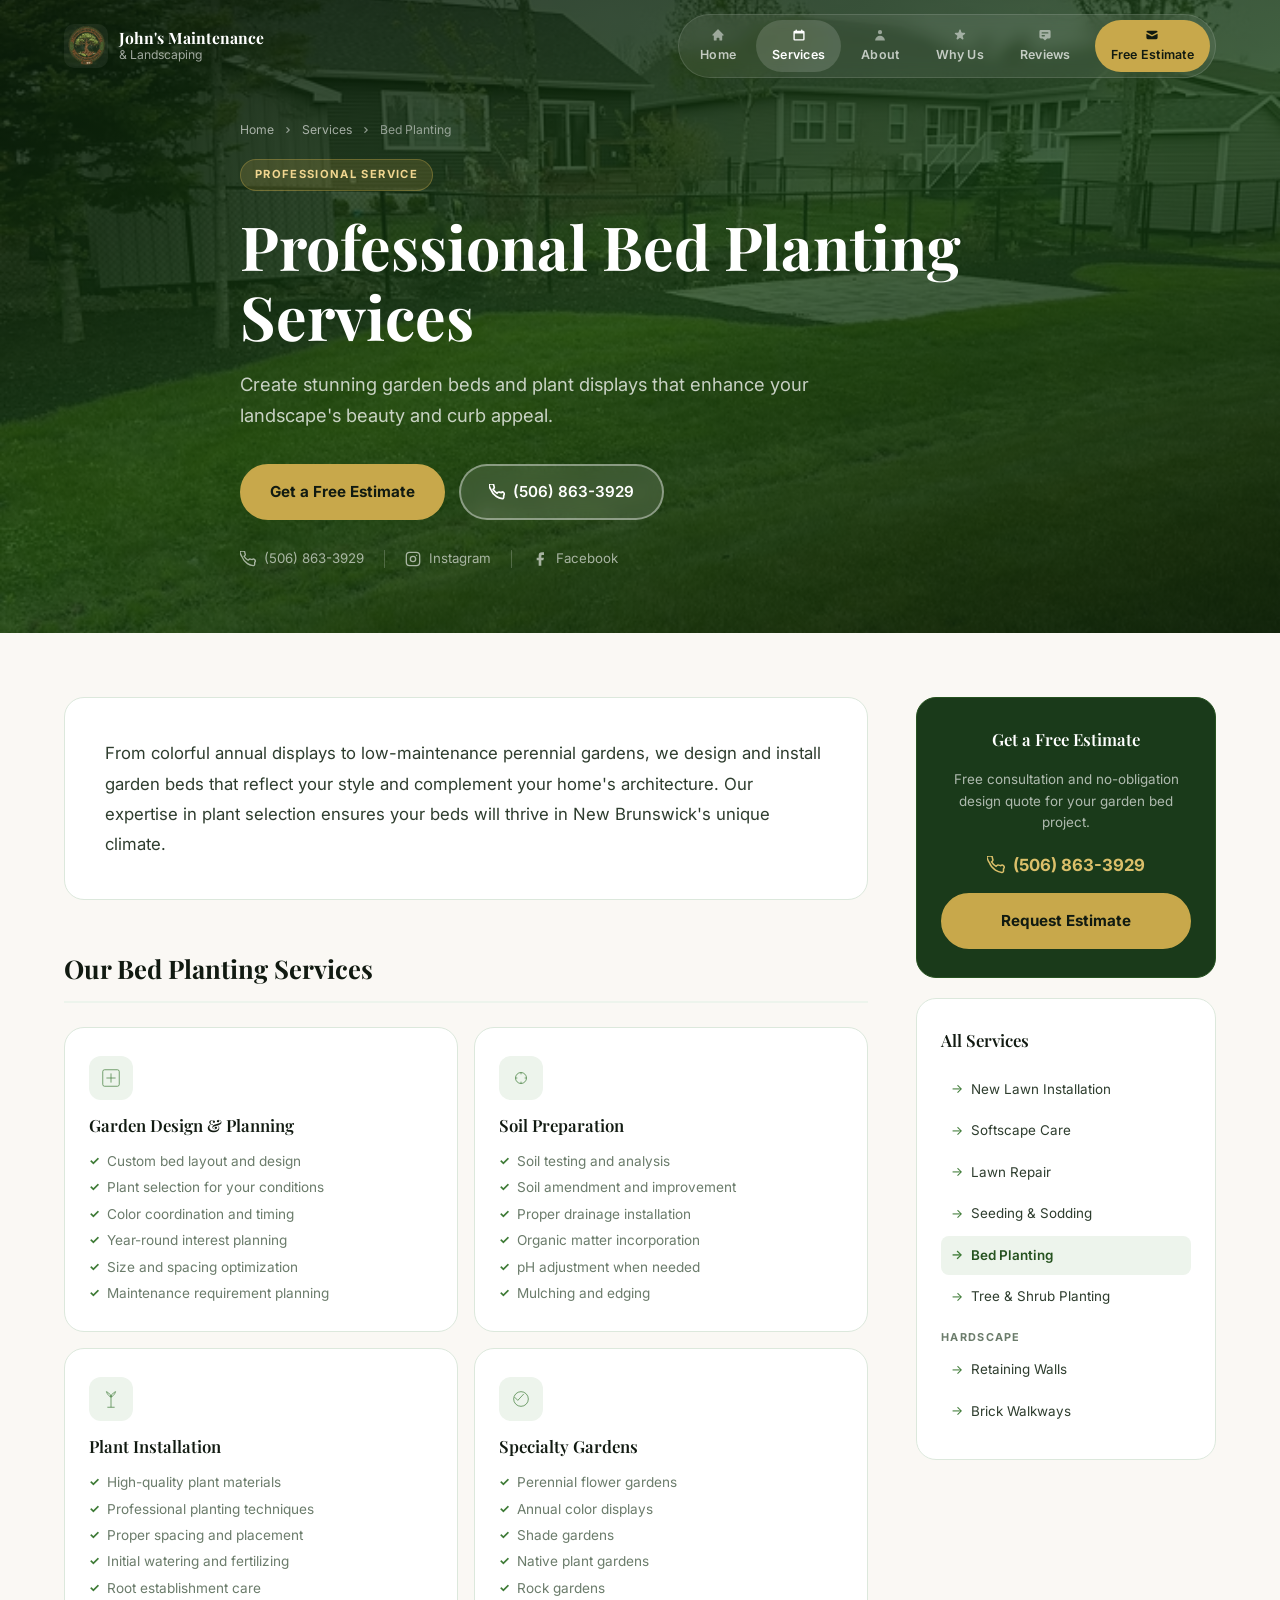
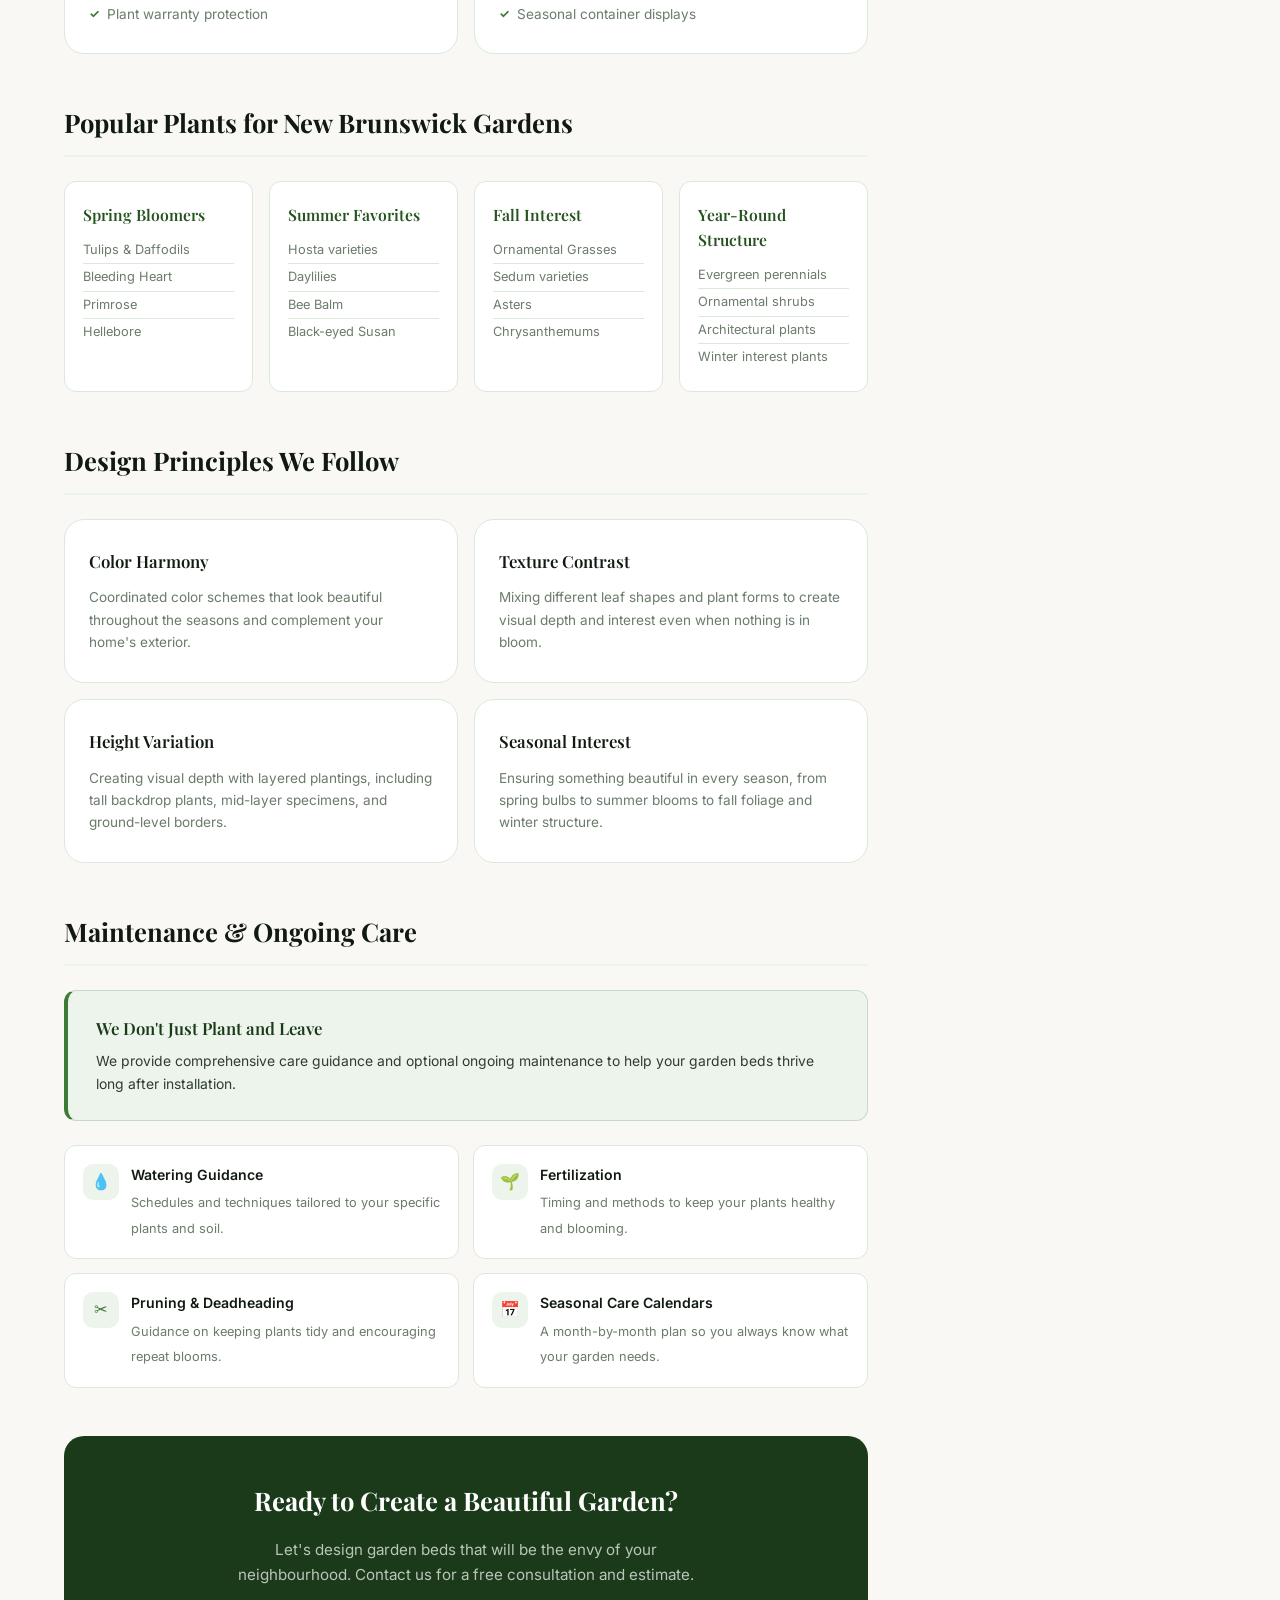
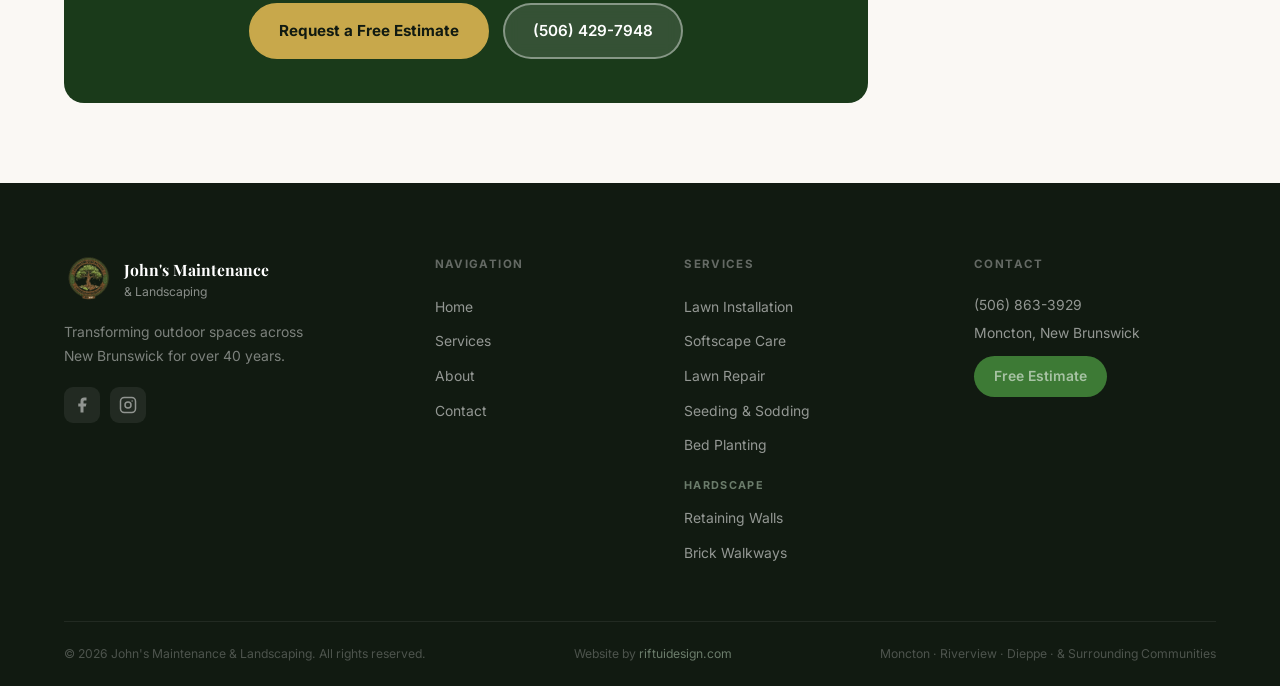
<file: bed-planting.html>
<!DOCTYPE html>
<html lang="en">
<head>
  <meta charset="UTF-8" /><link rel="icon" type="image/png" href="emblem.png" /><meta name="viewport" content="width=device-width, initial-scale=1.0" />
  <title>Bed Planting Services | John's Maintenance & Landscaping</title>
  <meta name="description" content="Professional garden bed planting and design in Moncton, NB. Custom garden beds, perennial gardens, and seasonal plantings." />
  <link rel="preconnect" href="https://fonts.googleapis.com" /><link rel="preconnect" href="https://fonts.gstatic.com" crossorigin />
  <link href="https://fonts.googleapis.com/css2?family=Playfair+Display:ital,wght@0,400;0,600;0,700;1,400&family=Inter:wght@300;400;500;600;700&display=swap" rel="stylesheet" />
  <link rel="stylesheet" href="styles.css" /><link rel="stylesheet" href="service.css" />
</head>
<body>
  <header class="site-header scrolled" id="site-header">
    <div class="nav-wrapper"><nav class="nav-container">
      <a href="index.html#home" class="nav-logo"><img src="emblem.png" alt="John's Maintenance & Landscaping" class="logo-img" /><div class="logo-text"><span class="logo-name">John's Maintenance</span><span class="logo-sub">&amp; Landscaping</span></div></a>
      <button class="nav-toggle" id="nav-toggle" aria-label="Toggle menu"><span></span><span></span><span></span></button>
      <ul class="nav-links" id="nav-links">
        <li><a href="index.html#home" class="nav-tab"><svg class="tab-icon" viewBox="0 0 20 20" fill="currentColor"><path d="M10.707 2.293a1 1 0 00-1.414 0l-7 7a1 1 0 001.414 1.414L4 10.414V17a1 1 0 001 1h2a1 1 0 001-1v-2a1 1 0 011-1h2a1 1 0 011 1v2a1 1 0 001 1h2a1 1 0 001-1v-6.586l.293.293a1 1 0 001.414-1.414l-7-7z"/></svg><span>Home</span></a></li>
        <li><a href="index.html#services" class="nav-tab active"><svg class="tab-icon" viewBox="0 0 20 20" fill="currentColor"><path fill-rule="evenodd" d="M6 2a1 1 0 00-1 1v1H4a2 2 0 00-2 2v10a2 2 0 002 2h12a2 2 0 002-2V6a2 2 0 00-2-2h-1V3a1 1 0 10-2 0v1H7V3a1 1 0 00-1-1zM4 8h12v8H4V8z" clip-rule="evenodd"/></svg><span>Services</span></a></li>
        <li><a href="index.html#about" class="nav-tab"><svg class="tab-icon" viewBox="0 0 20 20" fill="currentColor"><path fill-rule="evenodd" d="M10 9a3 3 0 100-6 3 3 0 000 6zm-7 9a7 7 0 1114 0H3z" clip-rule="evenodd"/></svg><span>About</span></a></li>
        <li><a href="index.html#why-us" class="nav-tab"><svg class="tab-icon" viewBox="0 0 20 20" fill="currentColor"><path d="M9.049 2.927c.3-.921 1.603-.921 1.902 0l1.07 3.292a1 1 0 00.95.69h3.462c.969 0 1.371 1.24.588 1.81l-2.8 2.034a1 1 0 00-.364 1.118l1.07 3.292c.3.921-.755 1.688-1.54 1.118l-2.8-2.034a1 1 0 00-1.175 0l-2.8 2.034c-.784.57-1.838-.197-1.539-1.118l1.07-3.292a1 1 0 00-.364-1.118L2.98 8.72c-.783-.57-.38-1.81.588-1.81h3.461a1 1 0 00.951-.69l1.07-3.292z"/></svg><span>Why Us</span></a></li>
        <li><a href="index.html#testimonials" class="nav-tab"><svg class="tab-icon" viewBox="0 0 20 20" fill="currentColor"><path fill-rule="evenodd" d="M18 13V5a2 2 0 00-2-2H4a2 2 0 00-2 2v8a2 2 0 002 2h3l3 3 3-3h3a2 2 0 002-2zM5 7a1 1 0 011-1h8a1 1 0 110 2H6a1 1 0 01-1-1zm1 3a1 1 0 000 2h3a1 1 0 000-2H6z" clip-rule="evenodd"/></svg><span>Reviews</span></a></li>
        <li><a href="index.html#contact" class="nav-tab nav-tab-cta"><svg class="tab-icon" viewBox="0 0 20 20" fill="currentColor"><path d="M2.003 5.884L10 9.882l7.997-3.998A2 2 0 0016 4H4a2 2 0 00-1.997 1.884z"/><path d="M18 8.118l-8 4-8-4V14a2 2 0 002 2h12a2 2 0 002-2V8.118z"/></svg><span>Free Estimate</span></a></li>
      </ul>
    </nav></div>
  </header>

  <section class="service-hero has-photo">
    <div class="service-hero-bg"><img src="Professional Bed Planting Services.avif" alt="Professional bed planting services" /></div>
    <div class="service-hero-overlay"></div>
    <div class="service-hero-content">
      <div class="service-breadcrumb"><a href="index.html">Home</a><svg viewBox="0 0 20 20" fill="currentColor"><path fill-rule="evenodd" d="M7.293 14.707a1 1 0 010-1.414L10.586 10 7.293 6.707a1 1 0 011.414-1.414l4 4a1 1 0 010 1.414l-4 4a1 1 0 01-1.414 0z" clip-rule="evenodd"/></svg><a href="index.html#services">Services</a><svg viewBox="0 0 20 20" fill="currentColor"><path fill-rule="evenodd" d="M7.293 14.707a1 1 0 010-1.414L10.586 10 7.293 6.707a1 1 0 011.414-1.414l4 4a1 1 0 010 1.414l-4 4a1 1 0 01-1.414 0z" clip-rule="evenodd"/></svg><span>Bed Planting</span></div>
      <div class="service-hero-tag">Professional Service</div>
      <h1>Professional Bed Planting Services</h1>
      <p>Create stunning garden beds and plant displays that enhance your landscape's beauty and curb appeal.</p>
      <div class="service-hero-actions"><a href="index.html#contact" class="btn btn-gold">Get a Free Estimate</a><a href="tel:5068633929" class="btn btn-glass"><svg width="16" height="16" viewBox="0 0 24 24" fill="none" stroke="currentColor" stroke-width="2.5"><path d="M22 16.92v3a2 2 0 01-2.18 2 19.79 19.79 0 01-8.63-3.07A19.5 19.5 0 013.07 8.81 19.79 19.79 0 01.12 2.2 2 2 0 012.1 0h3a2 2 0 012 1.72c.127.96.361 1.903.7 2.81a2 2 0 01-.45 2.11L6.09 7.91a16 16 0 006 6l1.27-1.27a2 2 0 012.11-.45c.907.339 1.85.573 2.81.7A2 2 0 0122 16.92z"/></svg>(506) 863-3929</a></div>
      <div class="service-contact-strip"><a href="tel:5068633929" class="scs-item"><svg viewBox="0 0 24 24" fill="none" stroke="currentColor" stroke-width="2"><path d="M22 16.92v3a2 2 0 01-2.18 2 19.79 19.79 0 01-8.63-3.07A19.5 19.5 0 013.07 8.81 19.79 19.79 0 01.12 2.2 2 2 0 012.1 0h3a2 2 0 012 1.72c.127.96.361 1.903.7 2.81a2 2 0 01-.45 2.11L6.09 7.91a16 16 0 006 6l1.27-1.27a2 2 0 012.11-.45c.907.339 1.85.573 2.81.7A2 2 0 0122 16.92z"/></svg>(506) 863-3929</a><div class="scs-sep"></div><a href="https://www.instagram.com/johnsmaintenanceandlandscaping" target="_blank" rel="noopener" class="scs-item"><svg viewBox="0 0 24 24" fill="none" stroke="currentColor" stroke-width="2"><rect x="2" y="2" width="20" height="20" rx="5"/><circle cx="12" cy="12" r="4"/><circle cx="17.5" cy="6.5" r="1" fill="currentColor" stroke="none"/></svg>Instagram</a><div class="scs-sep"></div><a href="https://www.facebook.com/p/Johns-Maintenance-and-Landscaping-100057428621059/" target="_blank" rel="noopener" class="scs-item"><svg viewBox="0 0 24 24" fill="currentColor" width="16" height="16"><path d="M18 2h-3a5 5 0 00-5 5v3H7v4h3v8h4v-8h3l1-4h-4V7a1 1 0 011-1h3z"/></svg>Facebook</a></div>
    </div>
  </section>

  <div class="service-body">
    <div class="service-layout">
      <main class="service-content">
        <div class="sc-intro"><p>From colorful annual displays to low-maintenance perennial gardens, we design and install garden beds that reflect your style and complement your home's architecture. Our expertise in plant selection ensures your beds will thrive in New Brunswick's unique climate.</p></div>

        <div class="sc-section">
          <h2 class="sc-section-title">Our Bed Planting Services</h2>
          <div class="sc-grid">
            <div class="sc-card"><div class="sc-card-icon"><svg viewBox="0 0 48 48" fill="none" stroke="currentColor" stroke-width="1.5"><rect x="6" y="6" width="36" height="36" rx="4"/><path d="M14 24h20M24 14v20"/></svg></div><h3>Garden Design &amp; Planning</h3><ul><li>Custom bed layout and design</li><li>Plant selection for your conditions</li><li>Color coordination and timing</li><li>Year-round interest planning</li><li>Size and spacing optimization</li><li>Maintenance requirement planning</li></ul></div>
            <div class="sc-card"><div class="sc-card-icon"><svg viewBox="0 0 48 48" fill="none" stroke="currentColor" stroke-width="1.5"><circle cx="24" cy="24" r="12"/><path d="M24 12v4M24 32v4M12 24h4M32 24h4"/></svg></div><h3>Soil Preparation</h3><ul><li>Soil testing and analysis</li><li>Soil amendment and improvement</li><li>Proper drainage installation</li><li>Organic matter incorporation</li><li>pH adjustment when needed</li><li>Mulching and edging</li></ul></div>
            <div class="sc-card"><div class="sc-card-icon"><svg viewBox="0 0 48 48" fill="none" stroke="currentColor" stroke-width="1.5"><path d="M24 42V20M24 20c0-8-10-12-10-12s2 8 10 12M24 20c0-8 10-12 10-12s-2 8-10 12M16 42h16"/></svg></div><h3>Plant Installation</h3><ul><li>High-quality plant materials</li><li>Professional planting techniques</li><li>Proper spacing and placement</li><li>Initial watering and fertilizing</li><li>Root establishment care</li><li>Plant warranty protection</li></ul></div>
            <div class="sc-card"><div class="sc-card-icon"><svg viewBox="0 0 48 48" fill="none" stroke="currentColor" stroke-width="1.5"><path d="M10 20l7 7 13-14"/><circle cx="24" cy="24" r="16"/></svg></div><h3>Specialty Gardens</h3><ul><li>Perennial flower gardens</li><li>Annual color displays</li><li>Shade gardens</li><li>Native plant gardens</li><li>Rock gardens</li><li>Seasonal container displays</li></ul></div>
          </div>
        </div>

        <div class="sc-section">
          <h2 class="sc-section-title">Popular Plants for New Brunswick Gardens</h2>
          <div class="sc-plant-grid">
            <div class="sc-plant-card"><h4>Spring Bloomers</h4><ul><li>Tulips &amp; Daffodils</li><li>Bleeding Heart</li><li>Primrose</li><li>Hellebore</li></ul></div>
            <div class="sc-plant-card"><h4>Summer Favorites</h4><ul><li>Hosta varieties</li><li>Daylilies</li><li>Bee Balm</li><li>Black-eyed Susan</li></ul></div>
            <div class="sc-plant-card"><h4>Fall Interest</h4><ul><li>Ornamental Grasses</li><li>Sedum varieties</li><li>Asters</li><li>Chrysanthemums</li></ul></div>
            <div class="sc-plant-card"><h4>Year-Round Structure</h4><ul><li>Evergreen perennials</li><li>Ornamental shrubs</li><li>Architectural plants</li><li>Winter interest plants</li></ul></div>
          </div>
        </div>

        <div class="sc-section">
          <h2 class="sc-section-title">Design Principles We Follow</h2>
          <div class="sc-grid">
            <div class="sc-card"><h3>Color Harmony</h3><p style="font-size:.85rem;color:var(--ink-400);line-height:1.65;">Coordinated color schemes that look beautiful throughout the seasons and complement your home's exterior.</p></div>
            <div class="sc-card"><h3>Texture Contrast</h3><p style="font-size:.85rem;color:var(--ink-400);line-height:1.65;">Mixing different leaf shapes and plant forms to create visual depth and interest even when nothing is in bloom.</p></div>
            <div class="sc-card"><h3>Height Variation</h3><p style="font-size:.85rem;color:var(--ink-400);line-height:1.65;">Creating visual depth with layered plantings, including tall backdrop plants, mid-layer specimens, and ground-level borders.</p></div>
            <div class="sc-card"><h3>Seasonal Interest</h3><p style="font-size:.85rem;color:var(--ink-400);line-height:1.65;">Ensuring something beautiful in every season, from spring bulbs to summer blooms to fall foliage and winter structure.</p></div>
          </div>
        </div>

        <div class="sc-section">
          <h2 class="sc-section-title">Maintenance &amp; Ongoing Care</h2>
          <div class="sc-callout"><h4>We Don't Just Plant and Leave</h4><p>We provide comprehensive care guidance and optional ongoing maintenance to help your garden beds thrive long after installation.</p></div>
          <div class="sc-benefits">
            <div class="sc-benefit"><div class="sc-benefit-icon">💧</div><div><strong>Watering Guidance</strong><span>Schedules and techniques tailored to your specific plants and soil.</span></div></div>
            <div class="sc-benefit"><div class="sc-benefit-icon">🌱</div><div><strong>Fertilization</strong><span>Timing and methods to keep your plants healthy and blooming.</span></div></div>
            <div class="sc-benefit"><div class="sc-benefit-icon">✂️</div><div><strong>Pruning &amp; Deadheading</strong><span>Guidance on keeping plants tidy and encouraging repeat blooms.</span></div></div>
            <div class="sc-benefit"><div class="sc-benefit-icon">📅</div><div><strong>Seasonal Care Calendars</strong><span>A month-by-month plan so you always know what your garden needs.</span></div></div>
          </div>
        </div>

        <div class="sc-bottom-cta"><h3>Ready to Create a Beautiful Garden?</h3><p>Let's design garden beds that will be the envy of your neighbourhood. Contact us for a free consultation and estimate.</p><div class="sc-bottom-cta-btns"><a href="index.html#contact" class="btn btn-gold">Request a Free Estimate</a><a href="tel:5064297948" class="btn btn-glass">(506) 429-7948</a></div></div>
      </main>
      <aside class="service-sidebar">
        <div class="sidebar-card sidebar-cta-card"><h4>Get a Free Estimate</h4><p>Free consultation and no-obligation design quote for your garden bed project.</p><div class="sidebar-phone"><svg viewBox="0 0 24 24" fill="none" stroke="currentColor" stroke-width="2"><path d="M22 16.92v3a2 2 0 01-2.18 2 19.79 19.79 0 01-8.63-3.07A19.5 19.5 0 013.07 8.81 19.79 19.79 0 01.12 2.2 2 2 0 012.1 0h3a2 2 0 012 1.72c.127.96.361 1.903.7 2.81a2 2 0 01-.45 2.11L6.09 7.91a16 16 0 006 6l1.27-1.27a2 2 0 012.11-.45c.907.339 1.85.573 2.81.7A2 2 0 0122 16.92z"/></svg>(506) 863-3929</div><a href="index.html#contact" class="btn btn-gold btn-full">Request Estimate</a></div>
        <div class="sidebar-card sidebar-services"><h4>All Services</h4><ul><li><a href="lawn-installation.html">New Lawn Installation</a></li><li><a href="softscape-care.html">Softscape Care</a></li><li><a href="lawn-repair.html">Lawn Repair</a></li><li><a href="seeding-sodding.html">Seeding &amp; Sodding</a></li><li><a href="bed-planting.html" class="current">Bed Planting</a></li><li><a href="tree-shrub.html">Tree &amp; Shrub Planting</a></li><li class="sidebar-category">Hardscape</li><li><a href="retaining-walls.html">Retaining Walls</a></li><li><a href="brick-walkways.html">Brick Walkways</a></li></ul></div>
      </aside>
    </div>
  </div>

  <footer class="site-footer"><div class="container"><div class="footer-grid"><div class="footer-brand"><div class="footer-logo-wrap"><img src="emblem.png" alt="John's Maintenance & Landscaping" class="footer-logo" /><div><span class="footer-name">John's Maintenance</span><span class="footer-sub">&amp; Landscaping</span></div></div><p>Transforming outdoor spaces across New Brunswick for over 40 years.</p><div class="social-row"><a href="https://www.facebook.com/p/Johns-Maintenance-and-Landscaping-100057428621059/" class="social-btn" aria-label="Facebook" target="_blank" rel="noopener"><svg width="18" height="18" viewBox="0 0 24 24" fill="currentColor"><path d="M18 2h-3a5 5 0 00-5 5v3H7v4h3v8h4v-8h3l1-4h-4V7a1 1 0 011-1h3z"/></svg></a><a href="https://www.instagram.com/johnsmaintenanceandlandscaping" target="_blank" rel="noopener" class="social-btn" aria-label="Instagram"><svg width="18" height="18" viewBox="0 0 24 24" fill="none" stroke="currentColor" stroke-width="2"><rect x="2" y="2" width="20" height="20" rx="5"/><circle cx="12" cy="12" r="4"/><circle cx="17.5" cy="6.5" r="1" fill="currentColor" stroke="none"/></svg></a></div></div><div class="footer-col"><h4>Navigation</h4><ul><li><a href="index.html">Home</a></li><li><a href="index.html#services">Services</a></li><li><a href="index.html#about">About</a></li><li><a href="index.html#contact">Contact</a></li></ul></div><div class="footer-col"><h4>Services</h4><ul><li><a href="lawn-installation.html">Lawn Installation</a></li><li><a href="softscape-care.html">Softscape Care</a></li><li><a href="lawn-repair.html">Lawn Repair</a></li><li><a href="seeding-sodding.html">Seeding &amp; Sodding</a></li><li><a href="bed-planting.html">Bed Planting</a></li><li class="sidebar-category">Hardscape</li><li><a href="retaining-walls.html">Retaining Walls</a></li><li><a href="brick-walkways.html">Brick Walkways</a></li></ul></div><div class="footer-col"><h4>Contact</h4><p class="fc-item"><a href="tel:5068633929">(506) 863-3929</a></p><p class="fc-item">Moncton, New Brunswick</p><a href="index.html#contact" class="btn-footer-cta">Free Estimate</a></div></div><div class="footer-bottom"><p>&copy; 2026 John's Maintenance &amp; Landscaping. All rights reserved.</p><p>Website by <a href="https://riftuidesign.com" target="_blank" rel="noopener" style="color:var(--ink-400);text-decoration:none;">riftuidesign.com</a></p><p>Moncton &middot; Riverview &middot; Dieppe &middot; &amp; Surrounding Communities</p></div></div></footer>
  <script src="script.js"></script>
</body>
</html>
</file>
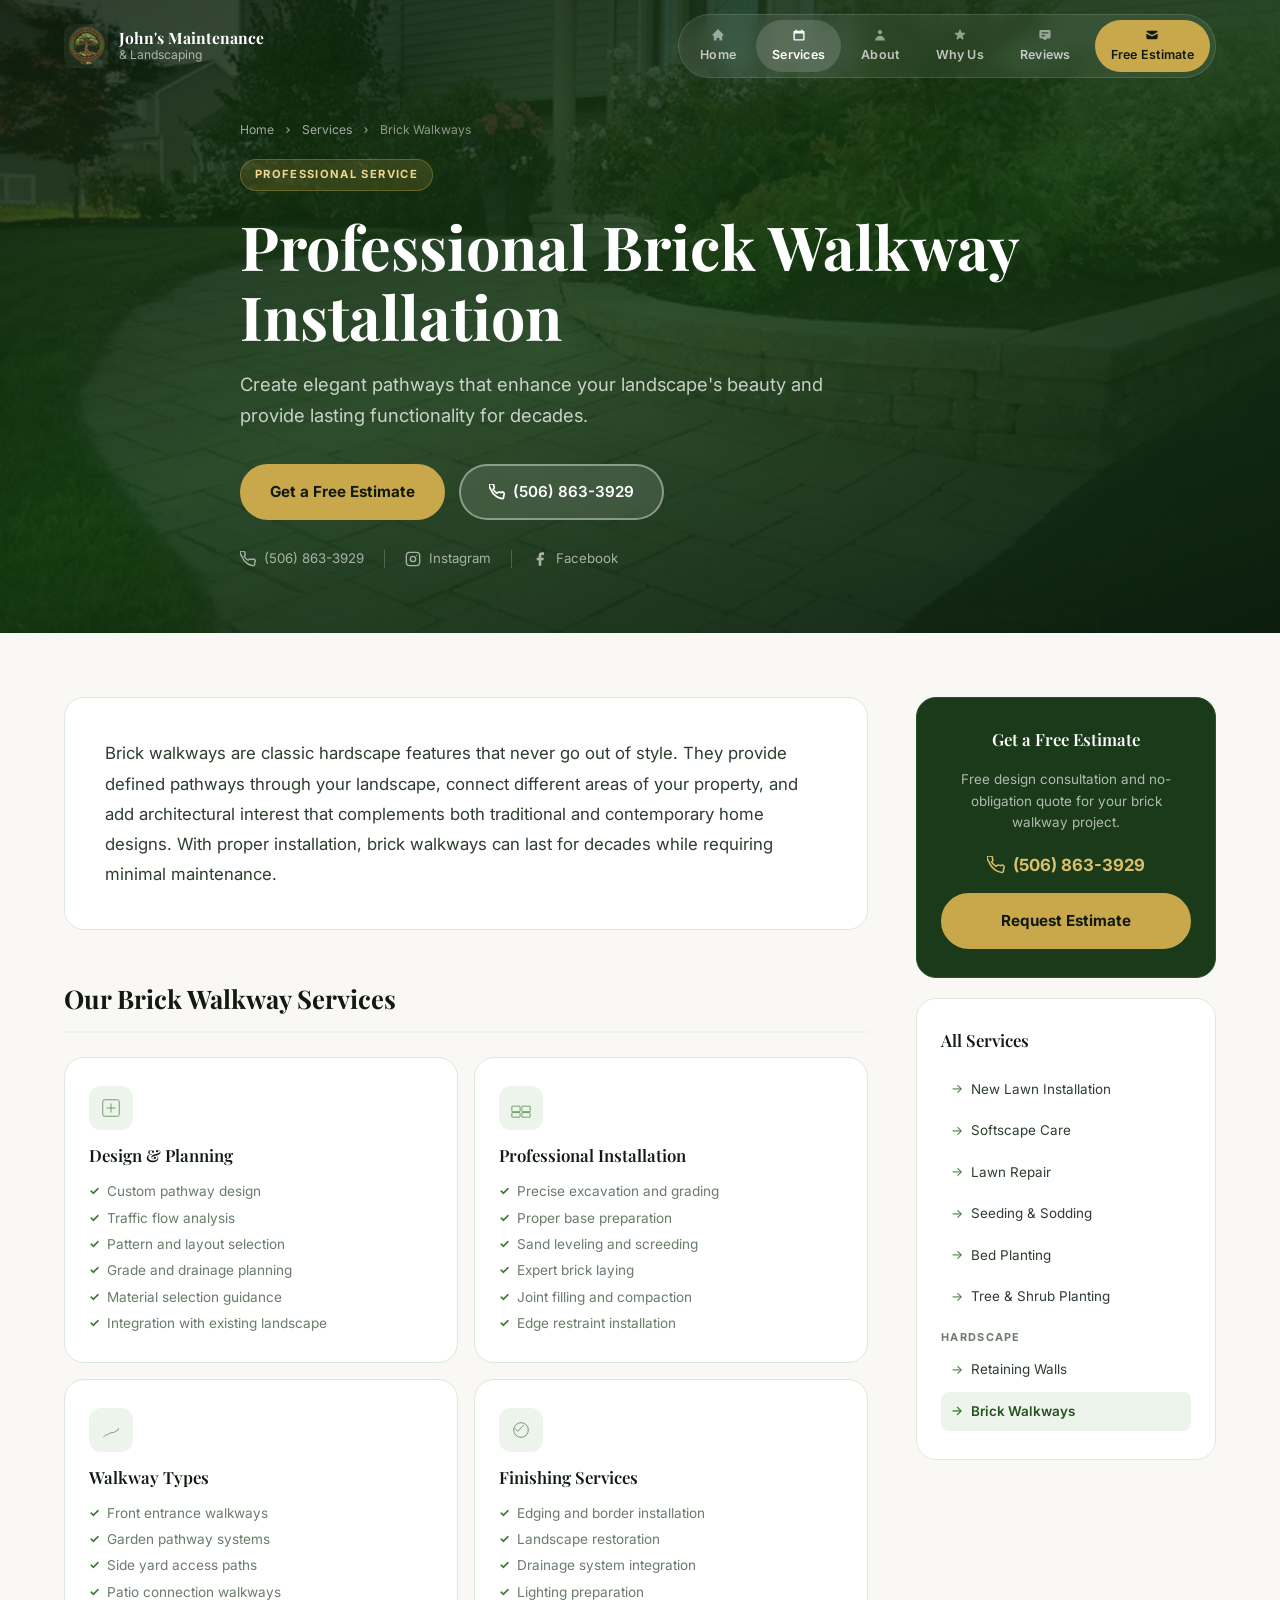
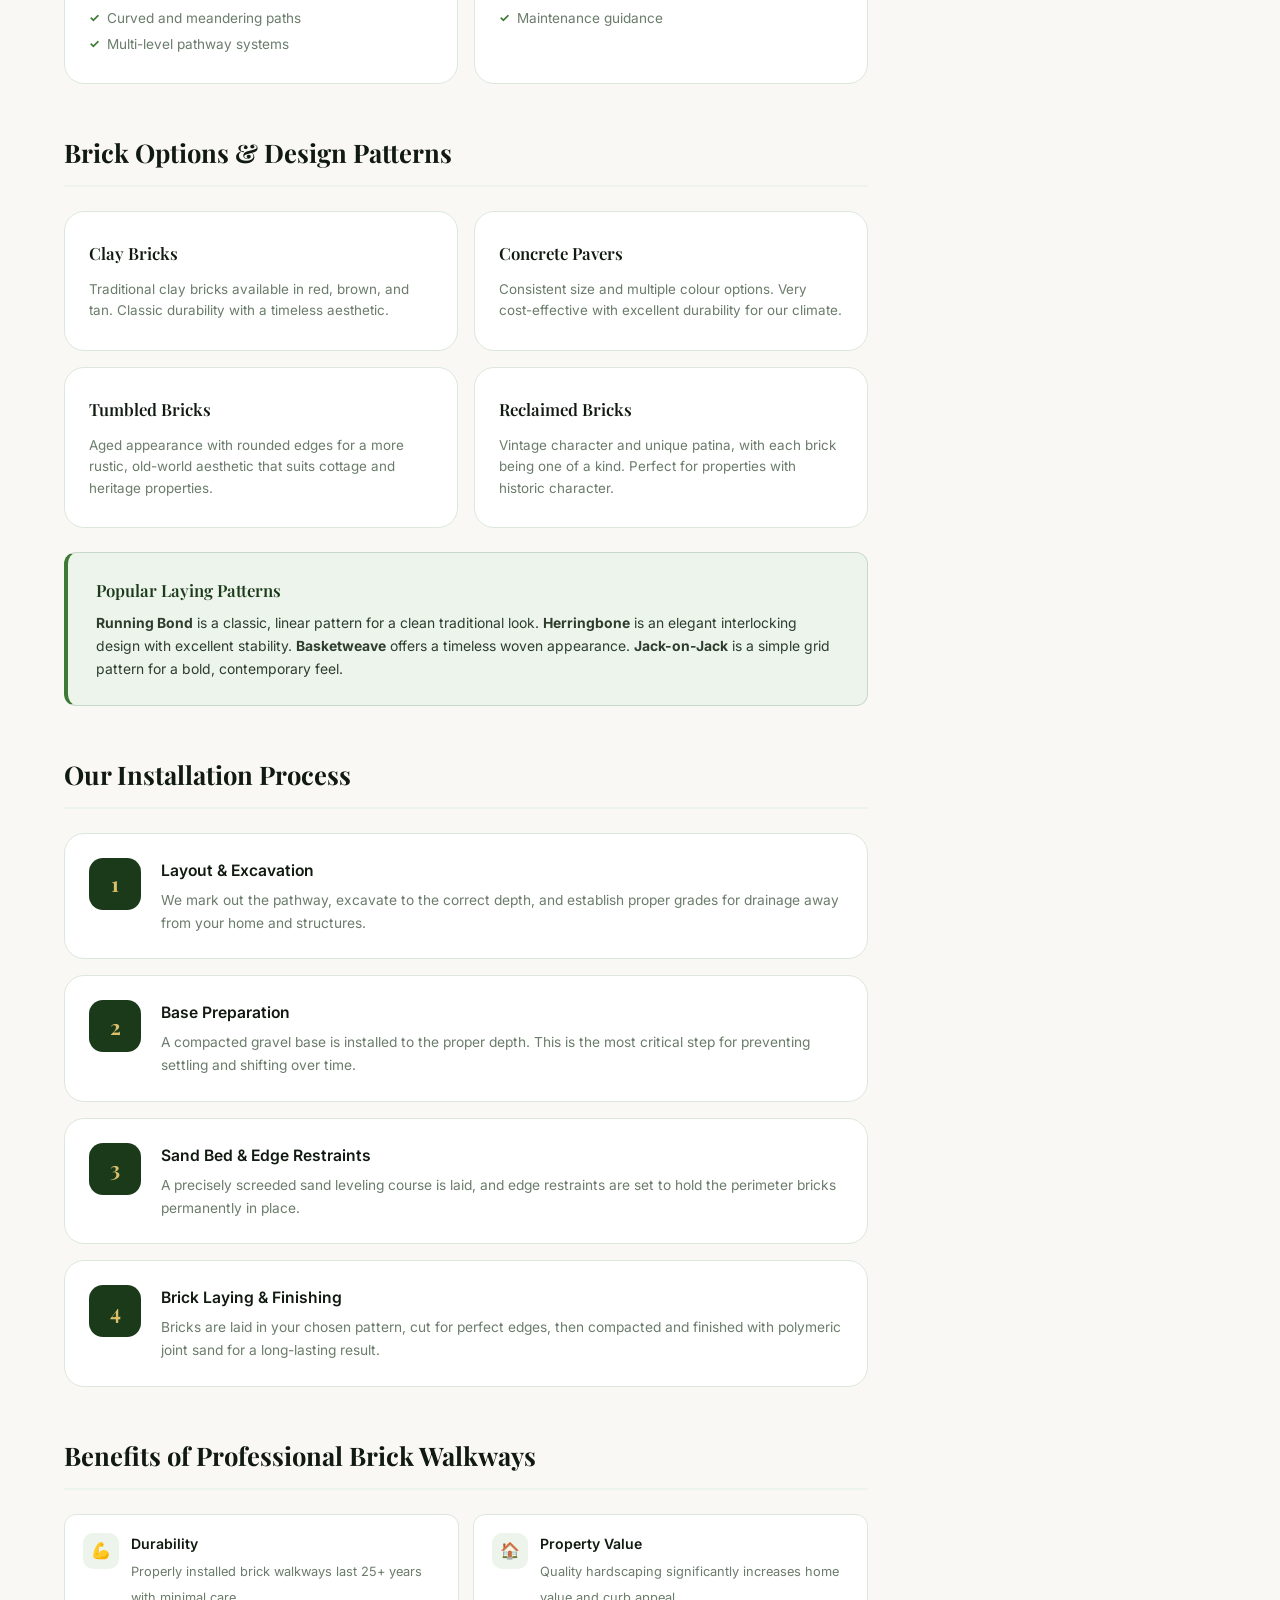
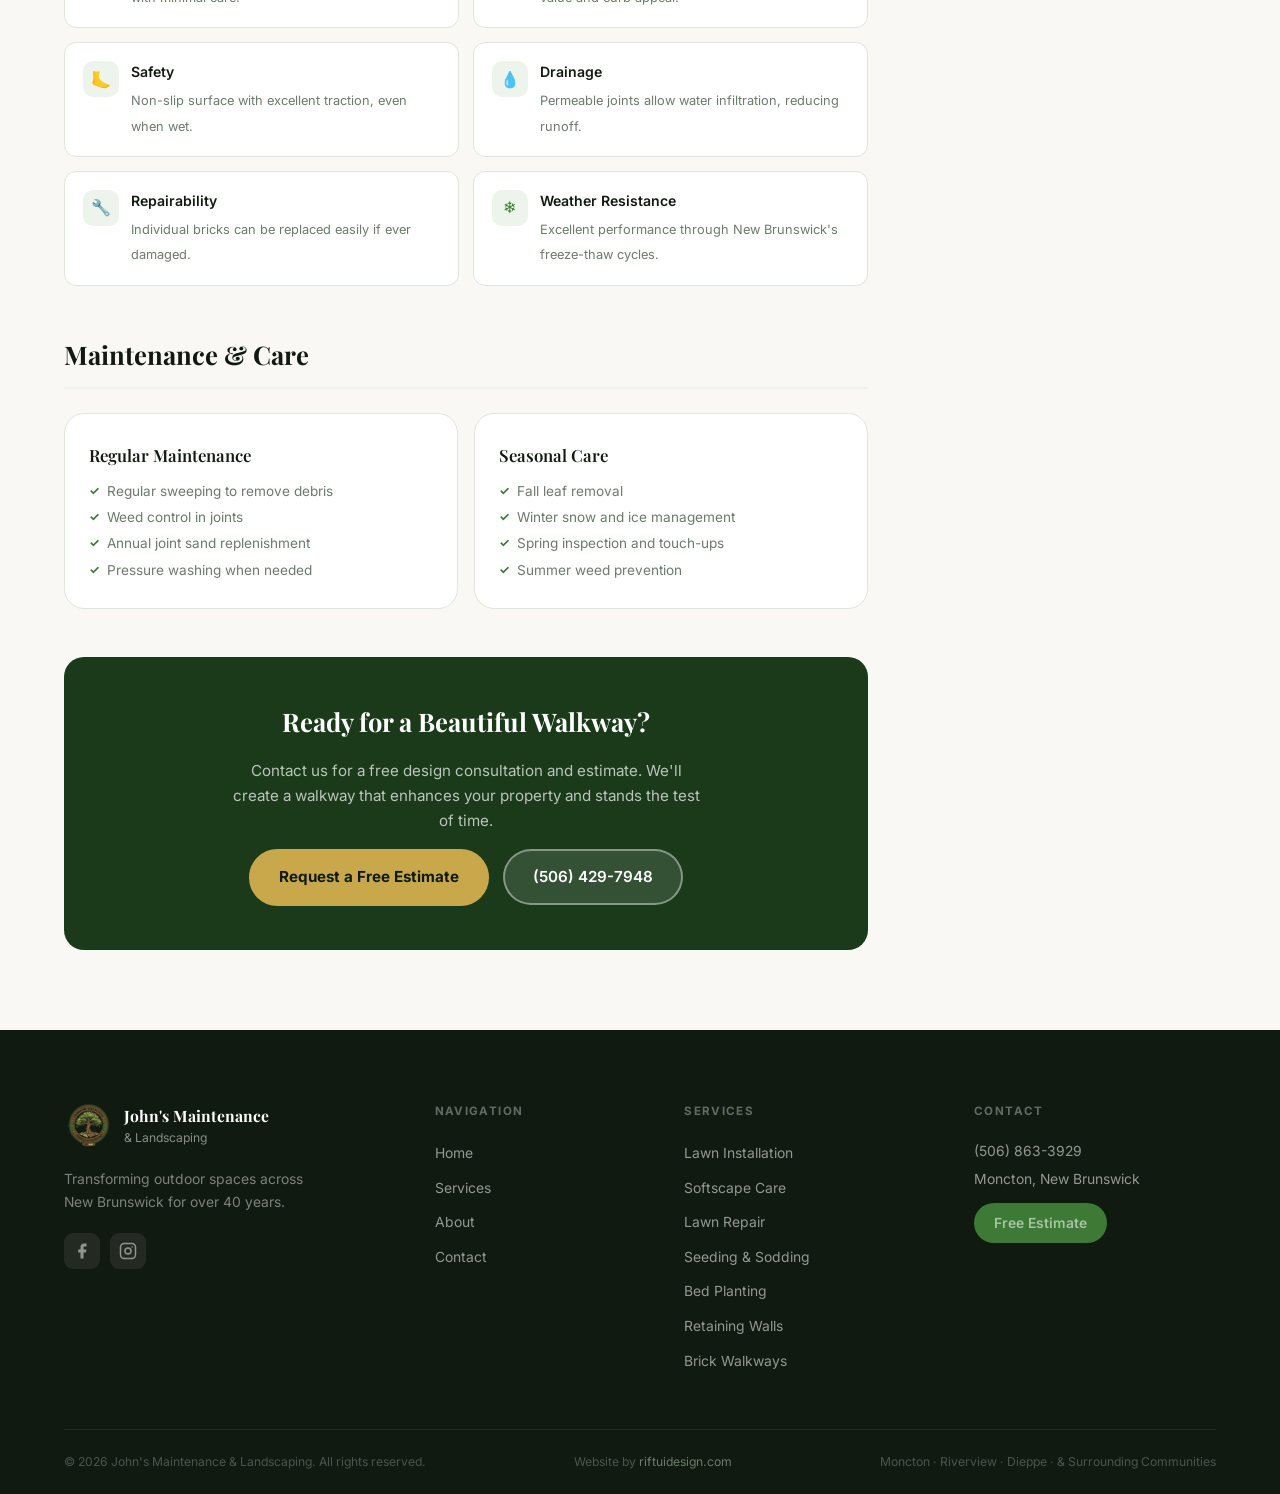
<file: brick-walkways.html>
<!DOCTYPE html>
<html lang="en">
<head>
  <meta charset="UTF-8" /><link rel="icon" type="image/png" href="emblem.png" /><meta name="viewport" content="width=device-width, initial-scale=1.0" />
  <title>Brick Walkway Installation | John's Maintenance & Landscaping</title>
  <meta name="description" content="Professional brick walkway installation in Moncton, NB. Hand-laid brick and paver pathways that enhance your landscape and last for decades." />
  <link rel="preconnect" href="https://fonts.googleapis.com" /><link rel="preconnect" href="https://fonts.gstatic.com" crossorigin />
  <link href="https://fonts.googleapis.com/css2?family=Playfair+Display:ital,wght@0,400;0,600;0,700;1,400&family=Inter:wght@300;400;500;600;700&display=swap" rel="stylesheet" />
  <link rel="stylesheet" href="styles.css" /><link rel="stylesheet" href="service.css" />
</head>
<body>
  <header class="site-header scrolled" id="site-header">
    <div class="nav-wrapper"><nav class="nav-container">
      <a href="index.html#home" class="nav-logo"><img src="emblem.png" alt="John's Maintenance & Landscaping" class="logo-img" /><div class="logo-text"><span class="logo-name">John's Maintenance</span><span class="logo-sub">&amp; Landscaping</span></div></a>
      <button class="nav-toggle" id="nav-toggle" aria-label="Toggle menu"><span></span><span></span><span></span></button>
      <ul class="nav-links" id="nav-links">
        <li><a href="index.html#home" class="nav-tab"><svg class="tab-icon" viewBox="0 0 20 20" fill="currentColor"><path d="M10.707 2.293a1 1 0 00-1.414 0l-7 7a1 1 0 001.414 1.414L4 10.414V17a1 1 0 001 1h2a1 1 0 001-1v-2a1 1 0 011-1h2a1 1 0 011 1v2a1 1 0 001 1h2a1 1 0 001-1v-6.586l.293.293a1 1 0 001.414-1.414l-7-7z"/></svg><span>Home</span></a></li>
        <li><a href="index.html#services" class="nav-tab active"><svg class="tab-icon" viewBox="0 0 20 20" fill="currentColor"><path fill-rule="evenodd" d="M6 2a1 1 0 00-1 1v1H4a2 2 0 00-2 2v10a2 2 0 002 2h12a2 2 0 002-2V6a2 2 0 00-2-2h-1V3a1 1 0 10-2 0v1H7V3a1 1 0 00-1-1zM4 8h12v8H4V8z" clip-rule="evenodd"/></svg><span>Services</span></a></li>
        <li><a href="index.html#about" class="nav-tab"><svg class="tab-icon" viewBox="0 0 20 20" fill="currentColor"><path fill-rule="evenodd" d="M10 9a3 3 0 100-6 3 3 0 000 6zm-7 9a7 7 0 1114 0H3z" clip-rule="evenodd"/></svg><span>About</span></a></li>
        <li><a href="index.html#why-us" class="nav-tab"><svg class="tab-icon" viewBox="0 0 20 20" fill="currentColor"><path d="M9.049 2.927c.3-.921 1.603-.921 1.902 0l1.07 3.292a1 1 0 00.95.69h3.462c.969 0 1.371 1.24.588 1.81l-2.8 2.034a1 1 0 00-.364 1.118l1.07 3.292c.3.921-.755 1.688-1.54 1.118l-2.8-2.034a1 1 0 00-1.175 0l-2.8 2.034c-.784.57-1.838-.197-1.539-1.118l1.07-3.292a1 1 0 00-.364-1.118L2.98 8.72c-.783-.57-.38-1.81.588-1.81h3.461a1 1 0 00.951-.69l1.07-3.292z"/></svg><span>Why Us</span></a></li>
        <li><a href="index.html#testimonials" class="nav-tab"><svg class="tab-icon" viewBox="0 0 20 20" fill="currentColor"><path fill-rule="evenodd" d="M18 13V5a2 2 0 00-2-2H4a2 2 0 00-2 2v8a2 2 0 002 2h3l3 3 3-3h3a2 2 0 002-2zM5 7a1 1 0 011-1h8a1 1 0 110 2H6a1 1 0 01-1-1zm1 3a1 1 0 000 2h3a1 1 0 000-2H6z" clip-rule="evenodd"/></svg><span>Reviews</span></a></li>
        <li><a href="index.html#contact" class="nav-tab nav-tab-cta"><svg class="tab-icon" viewBox="0 0 20 20" fill="currentColor"><path d="M2.003 5.884L10 9.882l7.997-3.998A2 2 0 0016 4H4a2 2 0 00-1.997 1.884z"/><path d="M18 8.118l-8 4-8-4V14a2 2 0 002 2h12a2 2 0 002-2V8.118z"/></svg><span>Free Estimate</span></a></li>
      </ul>
    </nav></div>
  </header>

  <section class="service-hero has-photo">
    <div class="service-hero-bg"><img src="Professional Brick Walkway Installation.avif" alt="Professional brick walkway installation" /></div>
    <div class="service-hero-overlay"></div>
    <div class="service-hero-content">
      <div class="service-breadcrumb"><a href="index.html">Home</a><svg viewBox="0 0 20 20" fill="currentColor"><path fill-rule="evenodd" d="M7.293 14.707a1 1 0 010-1.414L10.586 10 7.293 6.707a1 1 0 011.414-1.414l4 4a1 1 0 010 1.414l-4 4a1 1 0 01-1.414 0z" clip-rule="evenodd"/></svg><a href="index.html#services">Services</a><svg viewBox="0 0 20 20" fill="currentColor"><path fill-rule="evenodd" d="M7.293 14.707a1 1 0 010-1.414L10.586 10 7.293 6.707a1 1 0 011.414-1.414l4 4a1 1 0 010 1.414l-4 4a1 1 0 01-1.414 0z" clip-rule="evenodd"/></svg><span>Brick Walkways</span></div>
      <div class="service-hero-tag">Professional Service</div>
      <h1>Professional Brick Walkway Installation</h1>
      <p>Create elegant pathways that enhance your landscape's beauty and provide lasting functionality for decades.</p>
      <div class="service-hero-actions"><a href="index.html#contact" class="btn btn-gold">Get a Free Estimate</a><a href="tel:5068633929" class="btn btn-glass"><svg width="16" height="16" viewBox="0 0 24 24" fill="none" stroke="currentColor" stroke-width="2.5"><path d="M22 16.92v3a2 2 0 01-2.18 2 19.79 19.79 0 01-8.63-3.07A19.5 19.5 0 013.07 8.81 19.79 19.79 0 01.12 2.2 2 2 0 012.1 0h3a2 2 0 012 1.72c.127.96.361 1.903.7 2.81a2 2 0 01-.45 2.11L6.09 7.91a16 16 0 006 6l1.27-1.27a2 2 0 012.11-.45c.907.339 1.85.573 2.81.7A2 2 0 0122 16.92z"/></svg>(506) 863-3929</a></div>
      <div class="service-contact-strip"><a href="tel:5068633929" class="scs-item"><svg viewBox="0 0 24 24" fill="none" stroke="currentColor" stroke-width="2"><path d="M22 16.92v3a2 2 0 01-2.18 2 19.79 19.79 0 01-8.63-3.07A19.5 19.5 0 013.07 8.81 19.79 19.79 0 01.12 2.2 2 2 0 012.1 0h3a2 2 0 012 1.72c.127.96.361 1.903.7 2.81a2 2 0 01-.45 2.11L6.09 7.91a16 16 0 006 6l1.27-1.27a2 2 0 012.11-.45c.907.339 1.85.573 2.81.7A2 2 0 0122 16.92z"/></svg>(506) 863-3929</a><div class="scs-sep"></div><a href="https://www.instagram.com/johnsmaintenanceandlandscaping" target="_blank" rel="noopener" class="scs-item"><svg viewBox="0 0 24 24" fill="none" stroke="currentColor" stroke-width="2"><rect x="2" y="2" width="20" height="20" rx="5"/><circle cx="12" cy="12" r="4"/><circle cx="17.5" cy="6.5" r="1" fill="currentColor" stroke="none"/></svg>Instagram</a><div class="scs-sep"></div><a href="https://www.facebook.com/p/Johns-Maintenance-and-Landscaping-100057428621059/" target="_blank" rel="noopener" class="scs-item"><svg viewBox="0 0 24 24" fill="currentColor" width="16" height="16"><path d="M18 2h-3a5 5 0 00-5 5v3H7v4h3v8h4v-8h3l1-4h-4V7a1 1 0 011-1h3z"/></svg>Facebook</a></div>
    </div>
  </section>

  <div class="service-body">
    <div class="service-layout">
      <main class="service-content">
        <div class="sc-intro"><p>Brick walkways are classic hardscape features that never go out of style. They provide defined pathways through your landscape, connect different areas of your property, and add architectural interest that complements both traditional and contemporary home designs. With proper installation, brick walkways can last for decades while requiring minimal maintenance.</p></div>

        <div class="sc-section">
          <h2 class="sc-section-title">Our Brick Walkway Services</h2>
          <div class="sc-grid">
            <div class="sc-card"><div class="sc-card-icon"><svg viewBox="0 0 48 48" fill="none" stroke="currentColor" stroke-width="1.5"><rect x="6" y="6" width="36" height="36" rx="4"/><path d="M14 24h20M24 14v20"/></svg></div><h3>Design &amp; Planning</h3><ul><li>Custom pathway design</li><li>Traffic flow analysis</li><li>Pattern and layout selection</li><li>Grade and drainage planning</li><li>Material selection guidance</li><li>Integration with existing landscape</li></ul></div>
            <div class="sc-card"><div class="sc-card-icon"><svg viewBox="0 0 48 48" fill="none" stroke="currentColor" stroke-width="1.5"><rect x="4" y="20" width="18" height="12" rx="1"/><rect x="26" y="20" width="18" height="12" rx="1"/><rect x="4" y="34" width="18" height="10" rx="1"/><rect x="26" y="34" width="18" height="10" rx="1"/></svg></div><h3>Professional Installation</h3><ul><li>Precise excavation and grading</li><li>Proper base preparation</li><li>Sand leveling and screeding</li><li>Expert brick laying</li><li>Joint filling and compaction</li><li>Edge restraint installation</li></ul></div>
            <div class="sc-card"><div class="sc-card-icon"><svg viewBox="0 0 48 48" fill="none" stroke="currentColor" stroke-width="1.5"><path d="M8 40c4-8 8-4 12-8 4-4 8 0 12-4 4-4 8 0 8-8"/></svg></div><h3>Walkway Types</h3><ul><li>Front entrance walkways</li><li>Garden pathway systems</li><li>Side yard access paths</li><li>Patio connection walkways</li><li>Curved and meandering paths</li><li>Multi-level pathway systems</li></ul></div>
            <div class="sc-card"><div class="sc-card-icon"><svg viewBox="0 0 48 48" fill="none" stroke="currentColor" stroke-width="1.5"><path d="M10 20l7 7 13-14"/><circle cx="24" cy="24" r="16"/></svg></div><h3>Finishing Services</h3><ul><li>Edging and border installation</li><li>Landscape restoration</li><li>Drainage system integration</li><li>Lighting preparation</li><li>Maintenance guidance</li></ul></div>
          </div>
        </div>

        <div class="sc-section">
          <h2 class="sc-section-title">Brick Options &amp; Design Patterns</h2>
          <div class="sc-grid">
            <div class="sc-card"><h3>Clay Bricks</h3><p style="font-size:.84rem;color:var(--ink-400);line-height:1.6;">Traditional clay bricks available in red, brown, and tan. Classic durability with a timeless aesthetic.</p></div>
            <div class="sc-card"><h3>Concrete Pavers</h3><p style="font-size:.84rem;color:var(--ink-400);line-height:1.6;">Consistent size and multiple colour options. Very cost-effective with excellent durability for our climate.</p></div>
            <div class="sc-card"><h3>Tumbled Bricks</h3><p style="font-size:.84rem;color:var(--ink-400);line-height:1.6;">Aged appearance with rounded edges for a more rustic, old-world aesthetic that suits cottage and heritage properties.</p></div>
            <div class="sc-card"><h3>Reclaimed Bricks</h3><p style="font-size:.84rem;color:var(--ink-400);line-height:1.6;">Vintage character and unique patina, with each brick being one of a kind. Perfect for properties with historic character.</p></div>
          </div>
          <div class="sc-callout"><h4>Popular Laying Patterns</h4><p><strong>Running Bond</strong> is a classic, linear pattern for a clean traditional look. <strong>Herringbone</strong> is an elegant interlocking design with excellent stability. <strong>Basketweave</strong> offers a timeless woven appearance. <strong>Jack-on-Jack</strong> is a simple grid pattern for a bold, contemporary feel.</p></div>
        </div>

        <div class="sc-section">
          <h2 class="sc-section-title">Our Installation Process</h2>
          <div class="sc-process">
            <div class="sc-process-step"><div class="sc-step-num">1</div><div class="sc-step-body"><h4>Layout &amp; Excavation</h4><p>We mark out the pathway, excavate to the correct depth, and establish proper grades for drainage away from your home and structures.</p></div></div>
            <div class="sc-process-step"><div class="sc-step-num">2</div><div class="sc-step-body"><h4>Base Preparation</h4><p>A compacted gravel base is installed to the proper depth. This is the most critical step for preventing settling and shifting over time.</p></div></div>
            <div class="sc-process-step"><div class="sc-step-num">3</div><div class="sc-step-body"><h4>Sand Bed &amp; Edge Restraints</h4><p>A precisely screeded sand leveling course is laid, and edge restraints are set to hold the perimeter bricks permanently in place.</p></div></div>
            <div class="sc-process-step"><div class="sc-step-num">4</div><div class="sc-step-body"><h4>Brick Laying &amp; Finishing</h4><p>Bricks are laid in your chosen pattern, cut for perfect edges, then compacted and finished with polymeric joint sand for a long-lasting result.</p></div></div>
          </div>
        </div>

        <div class="sc-section">
          <h2 class="sc-section-title">Benefits of Professional Brick Walkways</h2>
          <div class="sc-benefits">
            <div class="sc-benefit"><div class="sc-benefit-icon">💪</div><div><strong>Durability</strong><span>Properly installed brick walkways last 25+ years with minimal care.</span></div></div>
            <div class="sc-benefit"><div class="sc-benefit-icon">🏠</div><div><strong>Property Value</strong><span>Quality hardscaping significantly increases home value and curb appeal.</span></div></div>
            <div class="sc-benefit"><div class="sc-benefit-icon">🦶</div><div><strong>Safety</strong><span>Non-slip surface with excellent traction, even when wet.</span></div></div>
            <div class="sc-benefit"><div class="sc-benefit-icon">💧</div><div><strong>Drainage</strong><span>Permeable joints allow water infiltration, reducing runoff.</span></div></div>
            <div class="sc-benefit"><div class="sc-benefit-icon">🔧</div><div><strong>Repairability</strong><span>Individual bricks can be replaced easily if ever damaged.</span></div></div>
            <div class="sc-benefit"><div class="sc-benefit-icon">❄️</div><div><strong>Weather Resistance</strong><span>Excellent performance through New Brunswick's freeze-thaw cycles.</span></div></div>
          </div>
        </div>

        <div class="sc-section">
          <h2 class="sc-section-title">Maintenance &amp; Care</h2>
          <div class="sc-grid">
            <div class="sc-card"><h3>Regular Maintenance</h3><ul><li>Regular sweeping to remove debris</li><li>Weed control in joints</li><li>Annual joint sand replenishment</li><li>Pressure washing when needed</li></ul></div>
            <div class="sc-card"><h3>Seasonal Care</h3><ul><li>Fall leaf removal</li><li>Winter snow and ice management</li><li>Spring inspection and touch-ups</li><li>Summer weed prevention</li></ul></div>
          </div>
        </div>

        <div class="sc-bottom-cta"><h3>Ready for a Beautiful Walkway?</h3><p>Contact us for a free design consultation and estimate. We'll create a walkway that enhances your property and stands the test of time.</p><div class="sc-bottom-cta-btns"><a href="index.html#contact" class="btn btn-gold">Request a Free Estimate</a><a href="tel:5064297948" class="btn btn-glass">(506) 429-7948</a></div></div>
      </main>
      <aside class="service-sidebar">
        <div class="sidebar-card sidebar-cta-card"><h4>Get a Free Estimate</h4><p>Free design consultation and no-obligation quote for your brick walkway project.</p><div class="sidebar-phone"><svg viewBox="0 0 24 24" fill="none" stroke="currentColor" stroke-width="2"><path d="M22 16.92v3a2 2 0 01-2.18 2 19.79 19.79 0 01-8.63-3.07A19.5 19.5 0 013.07 8.81 19.79 19.79 0 01.12 2.2 2 2 0 012.1 0h3a2 2 0 012 1.72c.127.96.361 1.903.7 2.81a2 2 0 01-.45 2.11L6.09 7.91a16 16 0 006 6l1.27-1.27a2 2 0 012.11-.45c.907.339 1.85.573 2.81.7A2 2 0 0122 16.92z"/></svg>(506) 863-3929</div><a href="index.html#contact" class="btn btn-gold btn-full">Request Estimate</a></div>
        <div class="sidebar-card sidebar-services"><h4>All Services</h4><ul><li><a href="lawn-installation.html">New Lawn Installation</a></li><li><a href="softscape-care.html">Softscape Care</a></li><li><a href="lawn-repair.html">Lawn Repair</a></li><li><a href="seeding-sodding.html">Seeding &amp; Sodding</a></li><li><a href="bed-planting.html">Bed Planting</a></li><li><a href="tree-shrub.html">Tree &amp; Shrub Planting</a></li><li class="sidebar-category">Hardscape</li><li><a href="retaining-walls.html">Retaining Walls</a></li><li><a href="brick-walkways.html" class="current">Brick Walkways</a></li></ul></div>
      </aside>
    </div>
  </div>

  <footer class="site-footer"><div class="container"><div class="footer-grid"><div class="footer-brand"><div class="footer-logo-wrap"><img src="emblem.png" alt="John's Maintenance & Landscaping" class="footer-logo" /><div><span class="footer-name">John's Maintenance</span><span class="footer-sub">&amp; Landscaping</span></div></div><p>Transforming outdoor spaces across New Brunswick for over 40 years.</p><div class="social-row"><a href="https://www.facebook.com/p/Johns-Maintenance-and-Landscaping-100057428621059/" class="social-btn" aria-label="Facebook" target="_blank" rel="noopener"><svg width="18" height="18" viewBox="0 0 24 24" fill="currentColor"><path d="M18 2h-3a5 5 0 00-5 5v3H7v4h3v8h4v-8h3l1-4h-4V7a1 1 0 011-1h3z"/></svg></a><a href="https://www.instagram.com/johnsmaintenanceandlandscaping" target="_blank" rel="noopener" class="social-btn" aria-label="Instagram"><svg width="18" height="18" viewBox="0 0 24 24" fill="none" stroke="currentColor" stroke-width="2"><rect x="2" y="2" width="20" height="20" rx="5"/><circle cx="12" cy="12" r="4"/><circle cx="17.5" cy="6.5" r="1" fill="currentColor" stroke="none"/></svg></a></div></div><div class="footer-col"><h4>Navigation</h4><ul><li><a href="index.html">Home</a></li><li><a href="index.html#services">Services</a></li><li><a href="index.html#about">About</a></li><li><a href="index.html#contact">Contact</a></li></ul></div><div class="footer-col"><h4>Services</h4><ul><li><a href="lawn-installation.html">Lawn Installation</a></li><li><a href="softscape-care.html">Softscape Care</a></li><li><a href="lawn-repair.html">Lawn Repair</a></li><li><a href="seeding-sodding.html">Seeding &amp; Sodding</a></li><li><a href="bed-planting.html">Bed Planting</a></li><li><a href="retaining-walls.html">Retaining Walls</a></li><li><a href="brick-walkways.html">Brick Walkways</a></li></ul></div><div class="footer-col"><h4>Contact</h4><p class="fc-item"><a href="tel:5068633929">(506) 863-3929</a></p><p class="fc-item">Moncton, New Brunswick</p><a href="index.html#contact" class="btn-footer-cta">Free Estimate</a></div></div><div class="footer-bottom"><p>&copy; 2026 John's Maintenance &amp; Landscaping. All rights reserved.</p><p>Website by <a href="https://riftuidesign.com" target="_blank" rel="noopener" style="color:var(--ink-400);text-decoration:none;">riftuidesign.com</a></p><p>Moncton &middot; Riverview &middot; Dieppe &middot; &amp; Surrounding Communities</p></div></div></footer>
  <script src="script.js"></script>
</body>
</html>
</file>
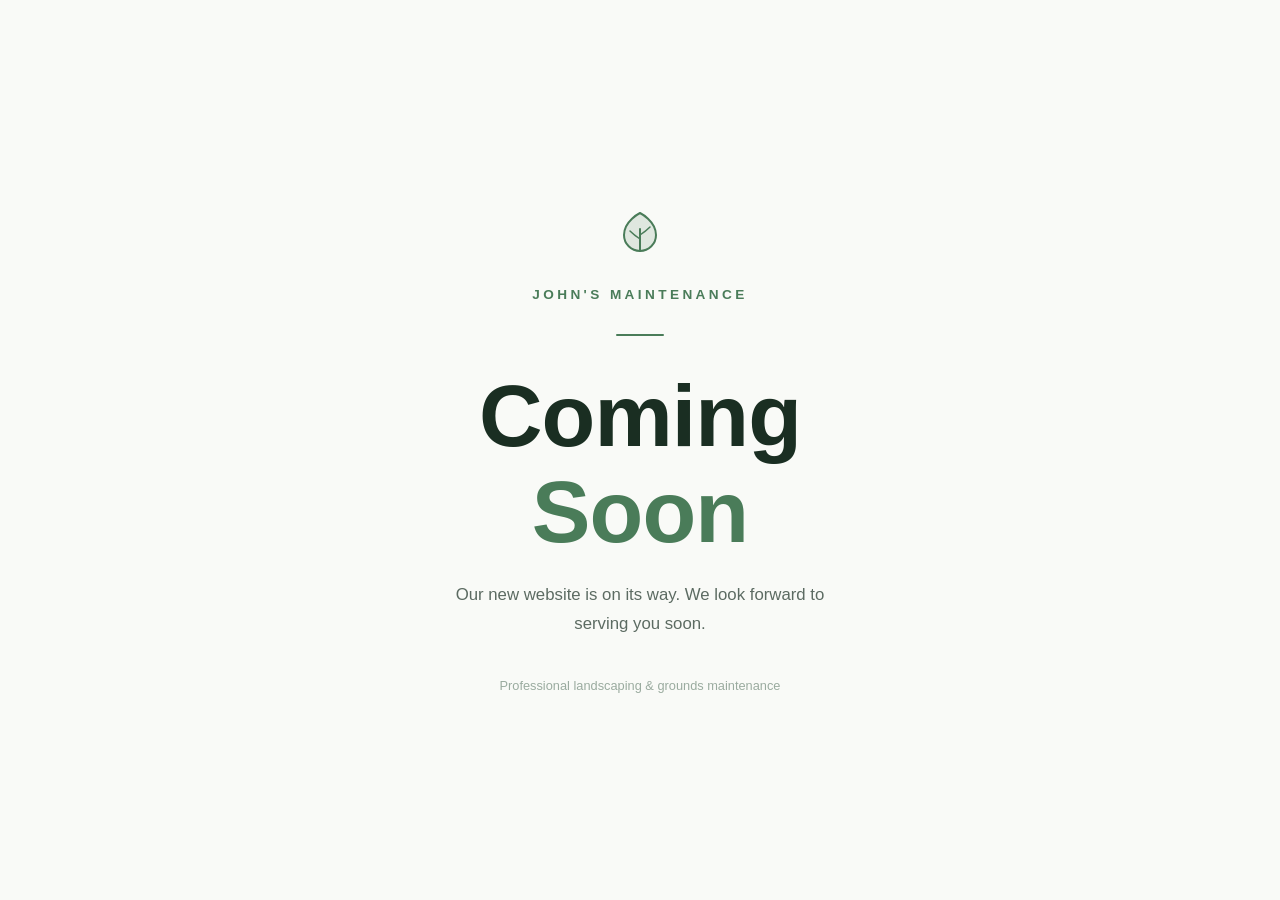
<file: coming-soon.html>
<!DOCTYPE html>
<html lang="en">
<head>
  <meta charset="UTF-8">
  <meta name="viewport" content="width=device-width, initial-scale=1.0">
  <title>Coming Soon – John's Maintenance</title>
  <style>
    * {
      margin: 0;
      padding: 0;
      box-sizing: border-box;
    }

    body {
      min-height: 100vh;
      display: flex;
      align-items: center;
      justify-content: center;
      background: #f9faf7;
      font-family: 'Segoe UI', Georgia, sans-serif;
    }

    .container {
      text-align: center;
      padding: 3rem 2rem;
      max-width: 560px;
    }

    .leaf-icon {
      width: 52px;
      height: 52px;
      margin: 0 auto 1.5rem;
    }

    .logo {
      font-size: 0.85rem;
      letter-spacing: 0.25em;
      text-transform: uppercase;
      color: #4a7c59;
      margin-bottom: 2rem;
      font-weight: 600;
    }

    .divider {
      width: 48px;
      height: 2px;
      background: #4a7c59;
      margin: 0 auto 2rem;
      border-radius: 2px;
    }

    h1 {
      font-size: clamp(2.8rem, 9vw, 5.5rem);
      font-weight: 700;
      color: #1a2e22;
      line-height: 1.1;
      letter-spacing: -0.01em;
      margin-bottom: 1.25rem;
    }

    h1 span {
      color: #4a7c59;
    }

    .subtitle {
      font-size: 1.05rem;
      color: #5c6b62;
      max-width: 400px;
      margin: 0 auto 2.5rem;
      line-height: 1.7;
    }


    .footer-note {
      font-size: 0.8rem;
      color: #9aab9f;
      margin-top: 2.5rem;
    }
  </style>
</head>
<body>
  <div class="container">

    <!-- Simple leaf SVG icon -->
    <svg class="leaf-icon" viewBox="0 0 52 52" fill="none" xmlns="http://www.w3.org/2000/svg">
      <path d="M26 6C26 6 10 14 10 28C10 36.837 17.163 44 26 44C34.837 44 42 36.837 42 28C42 14 26 6 26 6Z" fill="#4a7c59" opacity="0.15"/>
      <path d="M26 6C26 6 10 14 10 28C10 36.837 17.163 44 26 44C34.837 44 42 36.837 42 28C42 14 26 6 26 6Z" stroke="#4a7c59" stroke-width="2" stroke-linejoin="round"/>
      <line x1="26" y1="44" x2="26" y2="22" stroke="#4a7c59" stroke-width="2" stroke-linecap="round"/>
      <path d="M26 32C26 32 20 28 16 24" stroke="#4a7c59" stroke-width="1.5" stroke-linecap="round"/>
      <path d="M26 28C26 28 32 24 36 20" stroke="#4a7c59" stroke-width="1.5" stroke-linecap="round"/>
    </svg>

    <div class="logo">John's Maintenance</div>
    <div class="divider"></div>

    <h1>Coming <span>Soon</span></h1>
    <p class="subtitle">Our new website is on its way. We look forward to serving you soon.</p>

    <p class="footer-note">Professional landscaping &amp; grounds maintenance</p>
  </div>

</body>
</html>
</file>
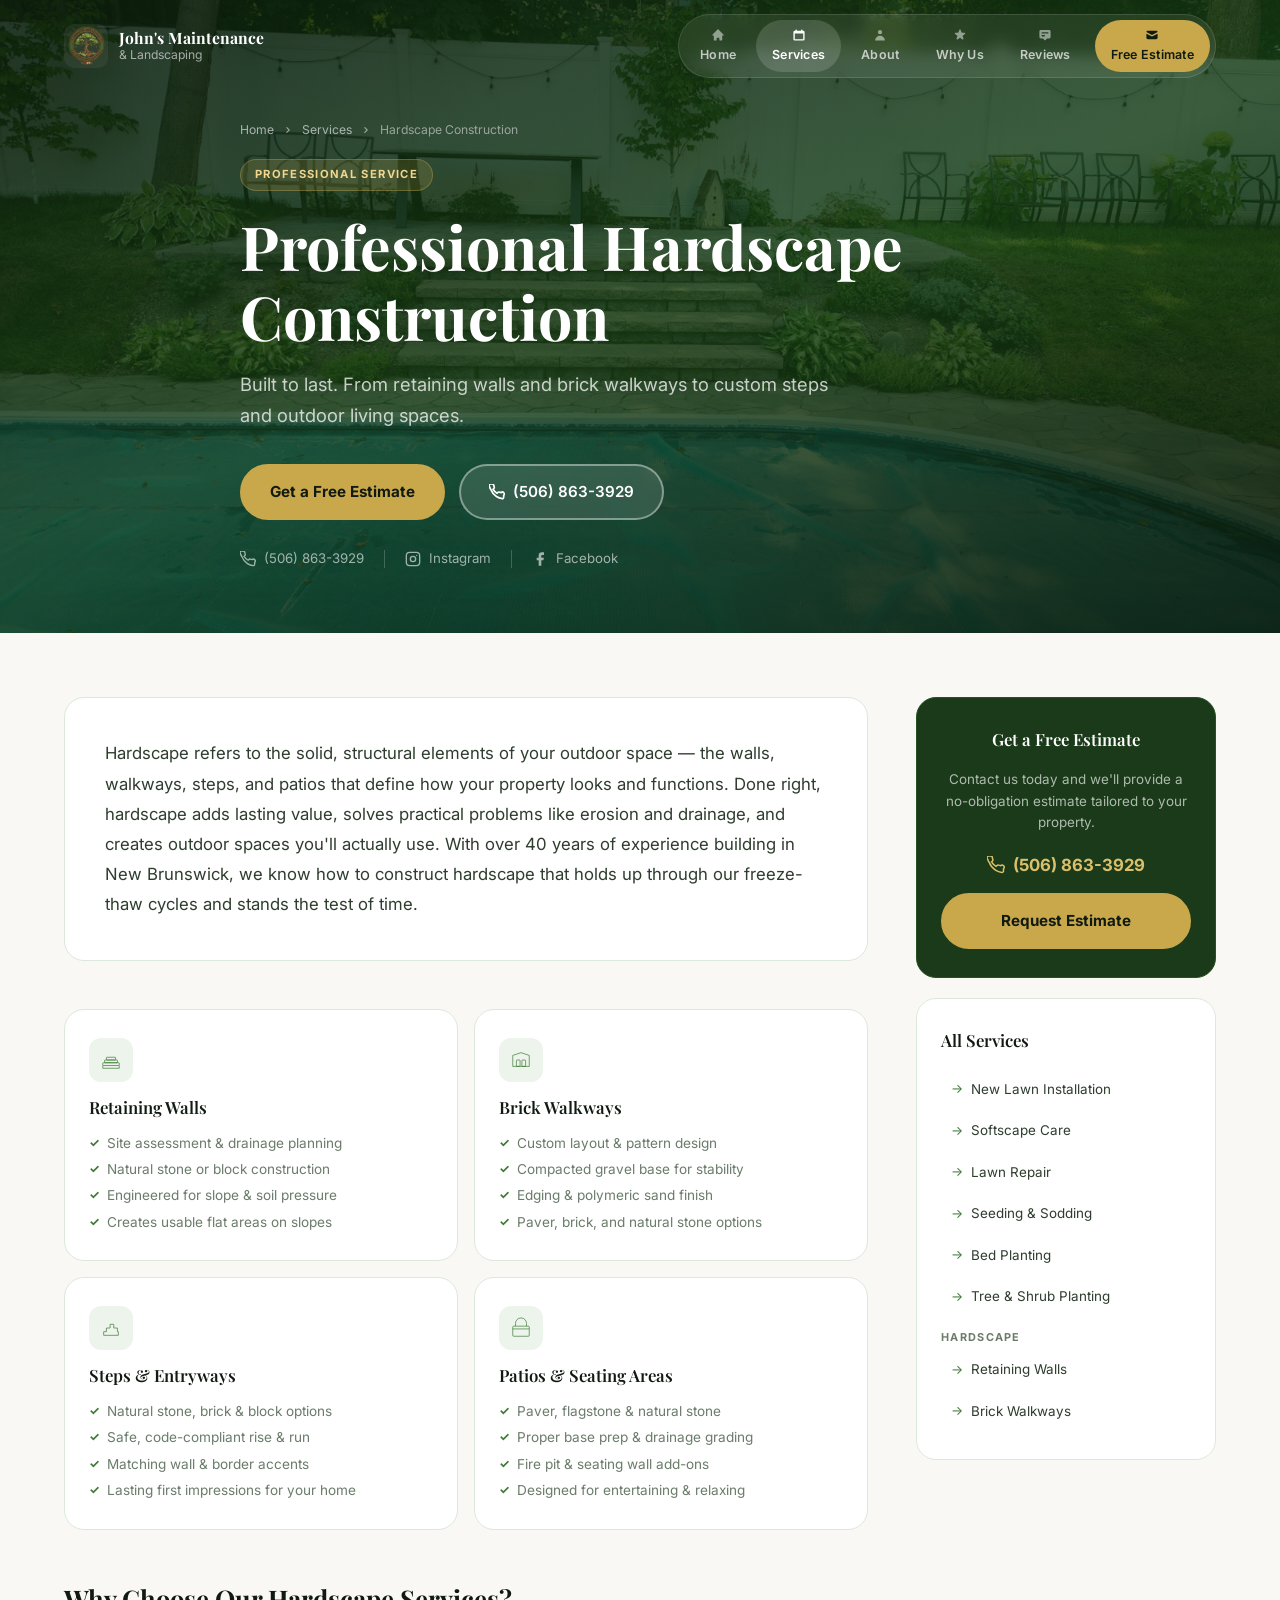
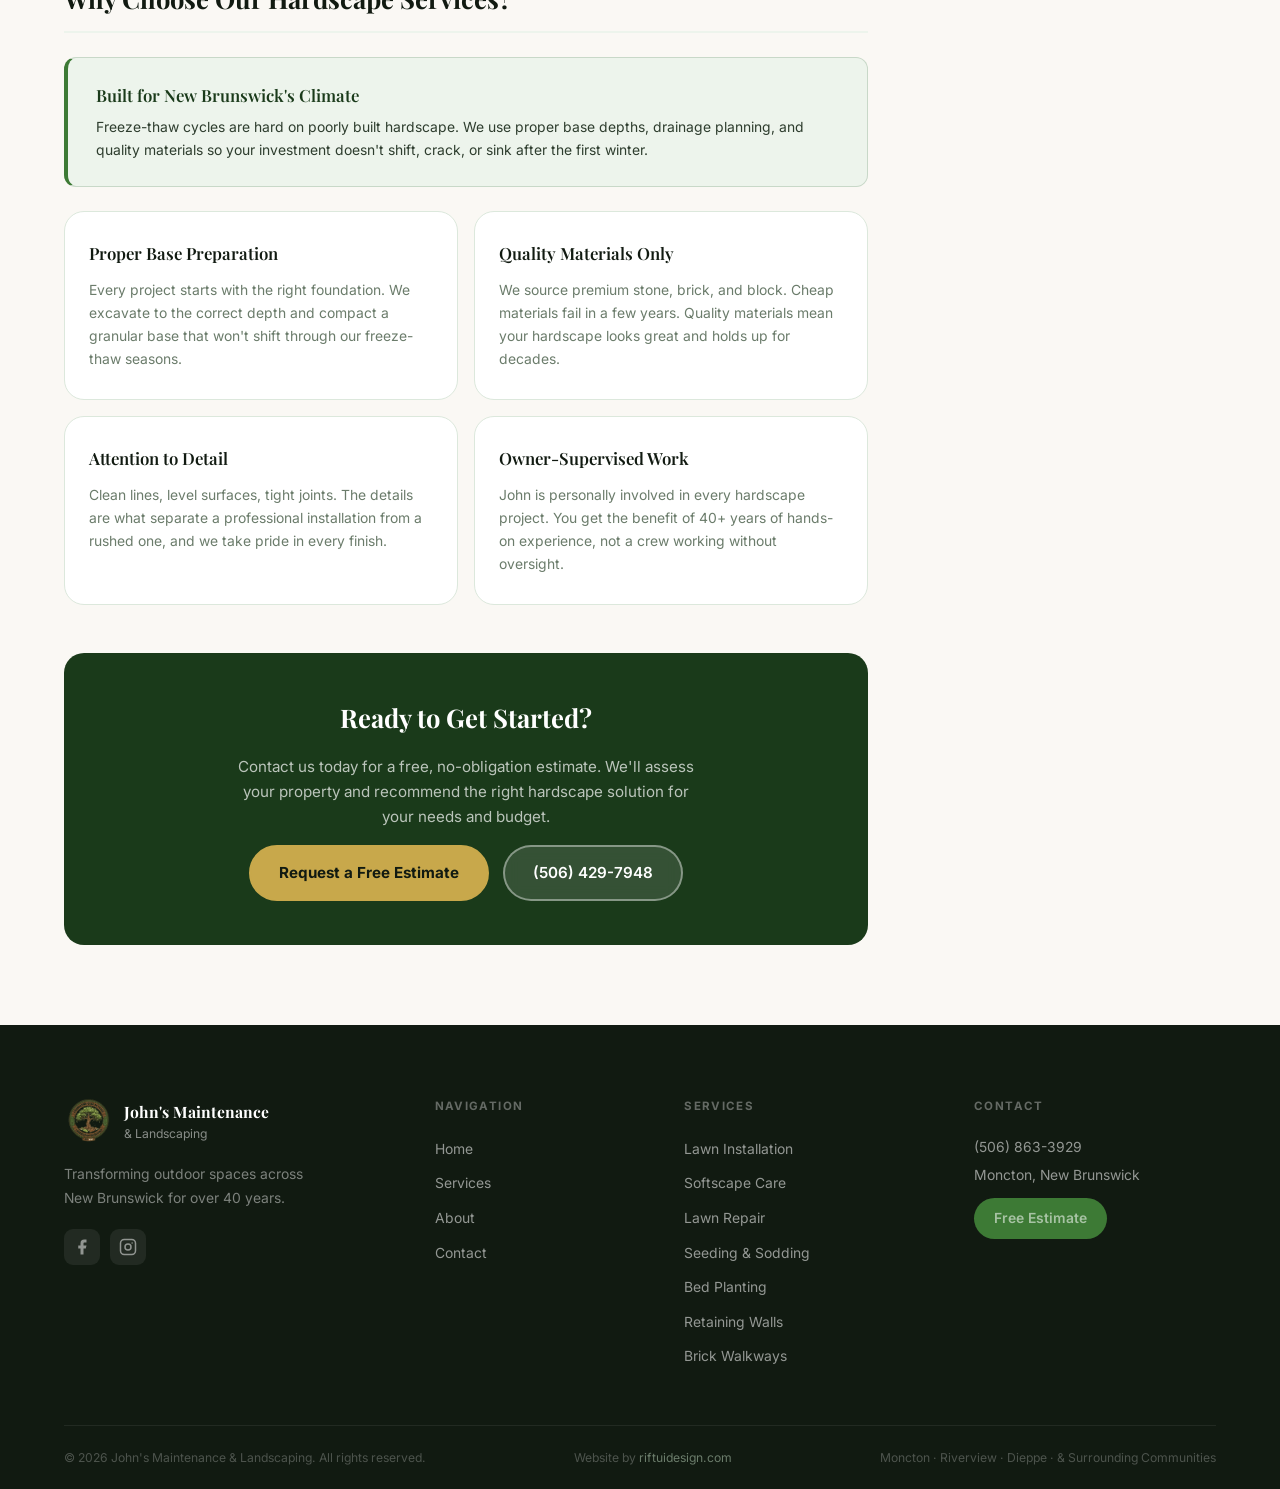
<file: hardscape.html>
<!DOCTYPE html>
<html lang="en">
<head>
  <meta charset="UTF-8" /><link rel="icon" type="image/png" href="emblem.png" />
  <meta name="viewport" content="width=device-width, initial-scale=1.0" />
  <title>Hardscape Construction | John's Maintenance & Landscaping</title>
  <meta name="description" content="Expert hardscape construction in Moncton, NB. Retaining walls, brick walkways, steps, entryways, and patios built to last. Over 40 years of experience." />
  <link rel="preconnect" href="https://fonts.googleapis.com" />
  <link rel="preconnect" href="https://fonts.gstatic.com" crossorigin />
  <link href="https://fonts.googleapis.com/css2?family=Playfair+Display:ital,wght@0,400;0,600;0,700;1,400&family=Inter:wght@300;400;500;600;700&display=swap" rel="stylesheet" />
  <link rel="stylesheet" href="styles.css" />
  <link rel="stylesheet" href="service.css" />
</head>
<body>

  <!-- NAV -->
  <header class="site-header scrolled" id="site-header">
    <div class="nav-wrapper">
      <nav class="nav-container">
        <a href="index.html#home" class="nav-logo">
          <img src="emblem.png" alt="John's Maintenance & Landscaping" class="logo-img" />
          <div class="logo-text">
            <span class="logo-name">John's Maintenance</span>
            <span class="logo-sub">&amp; Landscaping</span>
          </div>
        </a>
        <button class="nav-toggle" id="nav-toggle" aria-label="Toggle menu"><span></span><span></span><span></span></button>
        <ul class="nav-links" id="nav-links">
          <li><a href="index.html#home" class="nav-tab"><svg class="tab-icon" viewBox="0 0 20 20" fill="currentColor"><path d="M10.707 2.293a1 1 0 00-1.414 0l-7 7a1 1 0 001.414 1.414L4 10.414V17a1 1 0 001 1h2a1 1 0 001-1v-2a1 1 0 011-1h2a1 1 0 011 1v2a1 1 0 001 1h2a1 1 0 001-1v-6.586l.293.293a1 1 0 001.414-1.414l-7-7z"/></svg><span>Home</span></a></li>
          <li><a href="index.html#services" class="nav-tab active"><svg class="tab-icon" viewBox="0 0 20 20" fill="currentColor"><path fill-rule="evenodd" d="M6 2a1 1 0 00-1 1v1H4a2 2 0 00-2 2v10a2 2 0 002 2h12a2 2 0 002-2V6a2 2 0 00-2-2h-1V3a1 1 0 10-2 0v1H7V3a1 1 0 00-1-1zM4 8h12v8H4V8z" clip-rule="evenodd"/></svg><span>Services</span></a></li>
          <li><a href="index.html#about" class="nav-tab"><svg class="tab-icon" viewBox="0 0 20 20" fill="currentColor"><path fill-rule="evenodd" d="M10 9a3 3 0 100-6 3 3 0 000 6zm-7 9a7 7 0 1114 0H3z" clip-rule="evenodd"/></svg><span>About</span></a></li>
          <li><a href="index.html#why-us" class="nav-tab"><svg class="tab-icon" viewBox="0 0 20 20" fill="currentColor"><path d="M9.049 2.927c.3-.921 1.603-.921 1.902 0l1.07 3.292a1 1 0 00.95.69h3.462c.969 0 1.371 1.24.588 1.81l-2.8 2.034a1 1 0 00-.364 1.118l1.07 3.292c.3.921-.755 1.688-1.54 1.118l-2.8-2.034a1 1 0 00-1.175 0l-2.8 2.034c-.784.57-1.838-.197-1.539-1.118l1.07-3.292a1 1 0 00-.364-1.118L2.98 8.72c-.783-.57-.38-1.81.588-1.81h3.461a1 1 0 00.951-.69l1.07-3.292z"/></svg><span>Why Us</span></a></li>
          <li><a href="index.html#testimonials" class="nav-tab"><svg class="tab-icon" viewBox="0 0 20 20" fill="currentColor"><path fill-rule="evenodd" d="M18 13V5a2 2 0 00-2-2H4a2 2 0 00-2 2v8a2 2 0 002 2h3l3 3 3-3h3a2 2 0 002-2zM5 7a1 1 0 011-1h8a1 1 0 110 2H6a1 1 0 01-1-1zm1 3a1 1 0 000 2h3a1 1 0 000-2H6z" clip-rule="evenodd"/></svg><span>Reviews</span></a></li>
          <li><a href="index.html#contact" class="nav-tab nav-tab-cta"><svg class="tab-icon" viewBox="0 0 20 20" fill="currentColor"><path d="M2.003 5.884L10 9.882l7.997-3.998A2 2 0 0016 4H4a2 2 0 00-1.997 1.884z"/><path d="M18 8.118l-8 4-8-4V14a2 2 0 002 2h12a2 2 0 002-2V8.118z"/></svg><span>Free Estimate</span></a></li>
        </ul>
      </nav>
    </div>
  </header>

  <!-- HERO -->
  <section class="service-hero has-photo">
    <div class="service-hero-bg"><img src="image0000.JPG" alt="Hardscape construction including patio, steps, and retaining walls" /></div>
    <div class="service-hero-overlay"></div>
    <div class="service-hero-content">
      <div class="service-breadcrumb">
        <a href="index.html">Home</a>
        <svg viewBox="0 0 20 20" fill="currentColor"><path fill-rule="evenodd" d="M7.293 14.707a1 1 0 010-1.414L10.586 10 7.293 6.707a1 1 0 011.414-1.414l4 4a1 1 0 010 1.414l-4 4a1 1 0 01-1.414 0z" clip-rule="evenodd"/></svg>
        <a href="index.html#services">Services</a>
        <svg viewBox="0 0 20 20" fill="currentColor"><path fill-rule="evenodd" d="M7.293 14.707a1 1 0 010-1.414L10.586 10 7.293 6.707a1 1 0 011.414-1.414l4 4a1 1 0 010 1.414l-4 4a1 1 0 01-1.414 0z" clip-rule="evenodd"/></svg>
        <span>Hardscape Construction</span>
      </div>
      <div class="service-hero-tag">Professional Service</div>
      <h1>Professional Hardscape Construction</h1>
      <p>Built to last. From retaining walls and brick walkways to custom steps and outdoor living spaces.</p>
      <div class="service-hero-actions">
        <a href="index.html#contact" class="btn btn-gold">Get a Free Estimate</a>
        <a href="tel:5068633929" class="btn btn-glass">
          <svg width="16" height="16" viewBox="0 0 24 24" fill="none" stroke="currentColor" stroke-width="2.5"><path d="M22 16.92v3a2 2 0 01-2.18 2 19.79 19.79 0 01-8.63-3.07A19.5 19.5 0 013.07 8.81 19.79 19.79 0 01.12 2.2 2 2 0 012.1 0h3a2 2 0 012 1.72c.127.96.361 1.903.7 2.81a2 2 0 01-.45 2.11L6.09 7.91a16 16 0 006 6l1.27-1.27a2 2 0 012.11-.45c.907.339 1.85.573 2.81.7A2 2 0 0122 16.92z"/></svg>
          (506) 863-3929
        </a>
      </div>
      <div class="service-contact-strip">
        <a href="tel:5068633929" class="scs-item"><svg viewBox="0 0 24 24" fill="none" stroke="currentColor" stroke-width="2"><path d="M22 16.92v3a2 2 0 01-2.18 2 19.79 19.79 0 01-8.63-3.07A19.5 19.5 0 013.07 8.81 19.79 19.79 0 01.12 2.2 2 2 0 012.1 0h3a2 2 0 012 1.72c.127.96.361 1.903.7 2.81a2 2 0 01-.45 2.11L6.09 7.91a16 16 0 006 6l1.27-1.27a2 2 0 012.11-.45c.907.339 1.85.573 2.81.7A2 2 0 0122 16.92z"/></svg>(506) 863-3929</a>
        <div class="scs-sep"></div>
        <a href="https://www.instagram.com/johnsmaintenanceandlandscaping" target="_blank" rel="noopener" class="scs-item"><svg viewBox="0 0 24 24" fill="none" stroke="currentColor" stroke-width="2"><rect x="2" y="2" width="20" height="20" rx="5"/><circle cx="12" cy="12" r="4"/><circle cx="17.5" cy="6.5" r="1" fill="currentColor" stroke="none"/></svg>Instagram</a>
        <div class="scs-sep"></div>
        <a href="https://www.facebook.com/p/Johns-Maintenance-and-Landscaping-100057428621059/" target="_blank" rel="noopener" class="scs-item"><svg viewBox="0 0 24 24" fill="currentColor" width="16" height="16"><path d="M18 2h-3a5 5 0 00-5 5v3H7v4h3v8h4v-8h3l1-4h-4V7a1 1 0 011-1h3z"/></svg>Facebook</a>
      </div>
    </div>
  </section>

  <!-- BODY -->
  <div class="service-body">
    <div class="service-layout">
      <main class="service-content">

        <div class="sc-intro">
          <p>Hardscape refers to the solid, structural elements of your outdoor space — the walls, walkways, steps, and patios that define how your property looks and functions. Done right, hardscape adds lasting value, solves practical problems like erosion and drainage, and creates outdoor spaces you'll actually use. With over 40 years of experience building in New Brunswick, we know how to construct hardscape that holds up through our freeze-thaw cycles and stands the test of time.</p>
        </div>

        <div class="sc-section">
          <div class="sc-grid">
            <div class="sc-card">
              <div class="sc-card-icon"><svg viewBox="0 0 48 48" fill="none" stroke="currentColor" stroke-width="1.5"><rect x="6" y="30" width="36" height="6" rx="1"/><rect x="10" y="24" width="28" height="6" rx="1"/><rect x="14" y="18" width="20" height="6" rx="1"/><path d="M6 36v6h36v-6"/></svg></div>
              <h3>Retaining Walls</h3>
              <ul>
                <li>Site assessment &amp; drainage planning</li>
                <li>Natural stone or block construction</li>
                <li>Engineered for slope &amp; soil pressure</li>
                <li>Creates usable flat areas on slopes</li>
              </ul>
            </div>
            <div class="sc-card">
              <div class="sc-card-icon"><svg viewBox="0 0 48 48" fill="none" stroke="currentColor" stroke-width="1.5"><path d="M6 38h36M6 38V14l18-6 18 6v24"/><rect x="14" y="24" width="8" height="14" rx="1"/><rect x="26" y="24" width="8" height="14" rx="1"/></svg></div>
              <h3>Brick Walkways</h3>
              <ul>
                <li>Custom layout &amp; pattern design</li>
                <li>Compacted gravel base for stability</li>
                <li>Edging &amp; polymeric sand finish</li>
                <li>Paver, brick, and natural stone options</li>
              </ul>
            </div>
            <div class="sc-card">
              <div class="sc-card-icon"><svg viewBox="0 0 48 48" fill="none" stroke="currentColor" stroke-width="1.5"><path d="M8 40h32M8 40V32h6v-8h8v-8h8v8h8v8h2v8"/></svg></div>
              <h3>Steps &amp; Entryways</h3>
              <ul>
                <li>Natural stone, brick &amp; block options</li>
                <li>Safe, code-compliant rise &amp; run</li>
                <li>Matching wall &amp; border accents</li>
                <li>Lasting first impressions for your home</li>
              </ul>
            </div>
            <div class="sc-card">
              <div class="sc-card-icon"><svg viewBox="0 0 48 48" fill="none" stroke="currentColor" stroke-width="1.5"><rect x="6" y="20" width="36" height="22" rx="2"/><path d="M6 26h36M12 20V14a12 12 0 0124 0v6"/></svg></div>
              <h3>Patios &amp; Seating Areas</h3>
              <ul>
                <li>Paver, flagstone &amp; natural stone</li>
                <li>Proper base prep &amp; drainage grading</li>
                <li>Fire pit &amp; seating wall add-ons</li>
                <li>Designed for entertaining &amp; relaxing</li>
              </ul>
            </div>
          </div>
        </div>

        <div class="sc-section">
          <h2 class="sc-section-title">Why Choose Our Hardscape Services?</h2>
          <div class="sc-callout">
            <h4>Built for New Brunswick's Climate</h4>
            <p>Freeze-thaw cycles are hard on poorly built hardscape. We use proper base depths, drainage planning, and quality materials so your investment doesn't shift, crack, or sink after the first winter.</p>
          </div>
          <div class="sc-grid">
            <div class="sc-card">
              <h3>Proper Base Preparation</h3>
              <p style="font-size:.87rem;color:var(--ink-400);line-height:1.65;">Every project starts with the right foundation. We excavate to the correct depth and compact a granular base that won't shift through our freeze-thaw seasons.</p>
            </div>
            <div class="sc-card">
              <h3>Quality Materials Only</h3>
              <p style="font-size:.87rem;color:var(--ink-400);line-height:1.65;">We source premium stone, brick, and block. Cheap materials fail in a few years. Quality materials mean your hardscape looks great and holds up for decades.</p>
            </div>
            <div class="sc-card">
              <h3>Attention to Detail</h3>
              <p style="font-size:.87rem;color:var(--ink-400);line-height:1.65;">Clean lines, level surfaces, tight joints. The details are what separate a professional installation from a rushed one, and we take pride in every finish.</p>
            </div>
            <div class="sc-card">
              <h3>Owner-Supervised Work</h3>
              <p style="font-size:.87rem;color:var(--ink-400);line-height:1.65;">John is personally involved in every hardscape project. You get the benefit of 40+ years of hands-on experience, not a crew working without oversight.</p>
            </div>
          </div>
        </div>

        <div class="sc-bottom-cta">
          <h3>Ready to Get Started?</h3>
          <p>Contact us today for a free, no-obligation estimate. We'll assess your property and recommend the right hardscape solution for your needs and budget.</p>
          <div class="sc-bottom-cta-btns">
            <a href="index.html#contact" class="btn btn-gold">Request a Free Estimate</a>
            <a href="tel:5064297948" class="btn btn-glass">(506) 429-7948</a>
          </div>
        </div>

      </main>
      <aside class="service-sidebar">
        <div class="sidebar-card sidebar-cta-card">
          <h4>Get a Free Estimate</h4>
          <p>Contact us today and we'll provide a no-obligation estimate tailored to your property.</p>
          <div class="sidebar-phone"><svg viewBox="0 0 24 24" fill="none" stroke="currentColor" stroke-width="2"><path d="M22 16.92v3a2 2 0 01-2.18 2 19.79 19.79 0 01-8.63-3.07A19.5 19.5 0 013.07 8.81 19.79 19.79 0 01.12 2.2 2 2 0 012.1 0h3a2 2 0 012 1.72c.127.96.361 1.903.7 2.81a2 2 0 01-.45 2.11L6.09 7.91a16 16 0 006 6l1.27-1.27a2 2 0 012.11-.45c.907.339 1.85.573 2.81.7A2 2 0 0122 16.92z"/></svg>(506) 863-3929</div>
          <a href="index.html#contact" class="btn btn-gold btn-full">Request Estimate</a>
        </div>
        <div class="sidebar-card sidebar-services">
          <h4>All Services</h4>
          <ul>
            <li><a href="lawn-installation.html">New Lawn Installation</a></li>
            <li><a href="softscape-care.html">Softscape Care</a></li>
            <li><a href="lawn-repair.html">Lawn Repair</a></li>
            <li><a href="seeding-sodding.html">Seeding &amp; Sodding</a></li>
            <li><a href="bed-planting.html">Bed Planting</a></li>
            <li><a href="tree-shrub.html">Tree &amp; Shrub Planting</a></li>
            <li class="sidebar-category current">Hardscape</li>
            <li><a href="retaining-walls.html">Retaining Walls</a></li>
            <li><a href="brick-walkways.html">Brick Walkways</a></li>
          </ul>
        </div>
      </aside>
    </div>
  </div>

  <!-- FOOTER -->
  <footer class="site-footer">
    <div class="container">
      <div class="footer-grid">
        <div class="footer-brand">
          <div class="footer-logo-wrap"><img src="emblem.png" alt="John's Maintenance & Landscaping" class="footer-logo" /><div><span class="footer-name">John's Maintenance</span><span class="footer-sub">&amp; Landscaping</span></div></div>
          <p>Transforming outdoor spaces across New Brunswick for over 40 years.</p>
          <div class="social-row"><a href="https://www.facebook.com/p/Johns-Maintenance-and-Landscaping-100057428621059/" class="social-btn" aria-label="Facebook" target="_blank" rel="noopener"><svg width="18" height="18" viewBox="0 0 24 24" fill="currentColor"><path d="M18 2h-3a5 5 0 00-5 5v3H7v4h3v8h4v-8h3l1-4h-4V7a1 1 0 011-1h3z"/></svg></a><a href="https://www.instagram.com/johnsmaintenanceandlandscaping" target="_blank" rel="noopener" class="social-btn" aria-label="Instagram"><svg width="18" height="18" viewBox="0 0 24 24" fill="none" stroke="currentColor" stroke-width="2"><rect x="2" y="2" width="20" height="20" rx="5"/><circle cx="12" cy="12" r="4"/><circle cx="17.5" cy="6.5" r="1" fill="currentColor" stroke="none"/></svg></a></div>
        </div>
        <div class="footer-col"><h4>Navigation</h4><ul><li><a href="index.html">Home</a></li><li><a href="index.html#services">Services</a></li><li><a href="index.html#about">About</a></li><li><a href="index.html#contact">Contact</a></li></ul></div>
        <div class="footer-col"><h4>Services</h4><ul><li><a href="lawn-installation.html">Lawn Installation</a></li><li><a href="softscape-care.html">Softscape Care</a></li><li><a href="lawn-repair.html">Lawn Repair</a></li><li><a href="seeding-sodding.html">Seeding &amp; Sodding</a></li><li><a href="bed-planting.html">Bed Planting</a></li><li><a href="retaining-walls.html">Retaining Walls</a></li><li><a href="brick-walkways.html">Brick Walkways</a></li></ul></div>
        <div class="footer-col"><h4>Contact</h4><p class="fc-item"><a href="tel:5068633929">(506) 863-3929</a></p><p class="fc-item">Moncton, New Brunswick</p><a href="index.html#contact" class="btn-footer-cta">Free Estimate</a></div>
      </div>
      <div class="footer-bottom"><p>&copy; 2026 John's Maintenance &amp; Landscaping. All rights reserved.</p><p>Website by <a href="https://riftuidesign.com" target="_blank" rel="noopener" style="color:var(--ink-400);text-decoration:none;">riftuidesign.com</a></p><p>Moncton &middot; Riverview &middot; Dieppe &middot; &amp; Surrounding Communities</p></div>
    </div>
  </footer>
  <script src="script.js"></script>
</body>
</html>
</file>
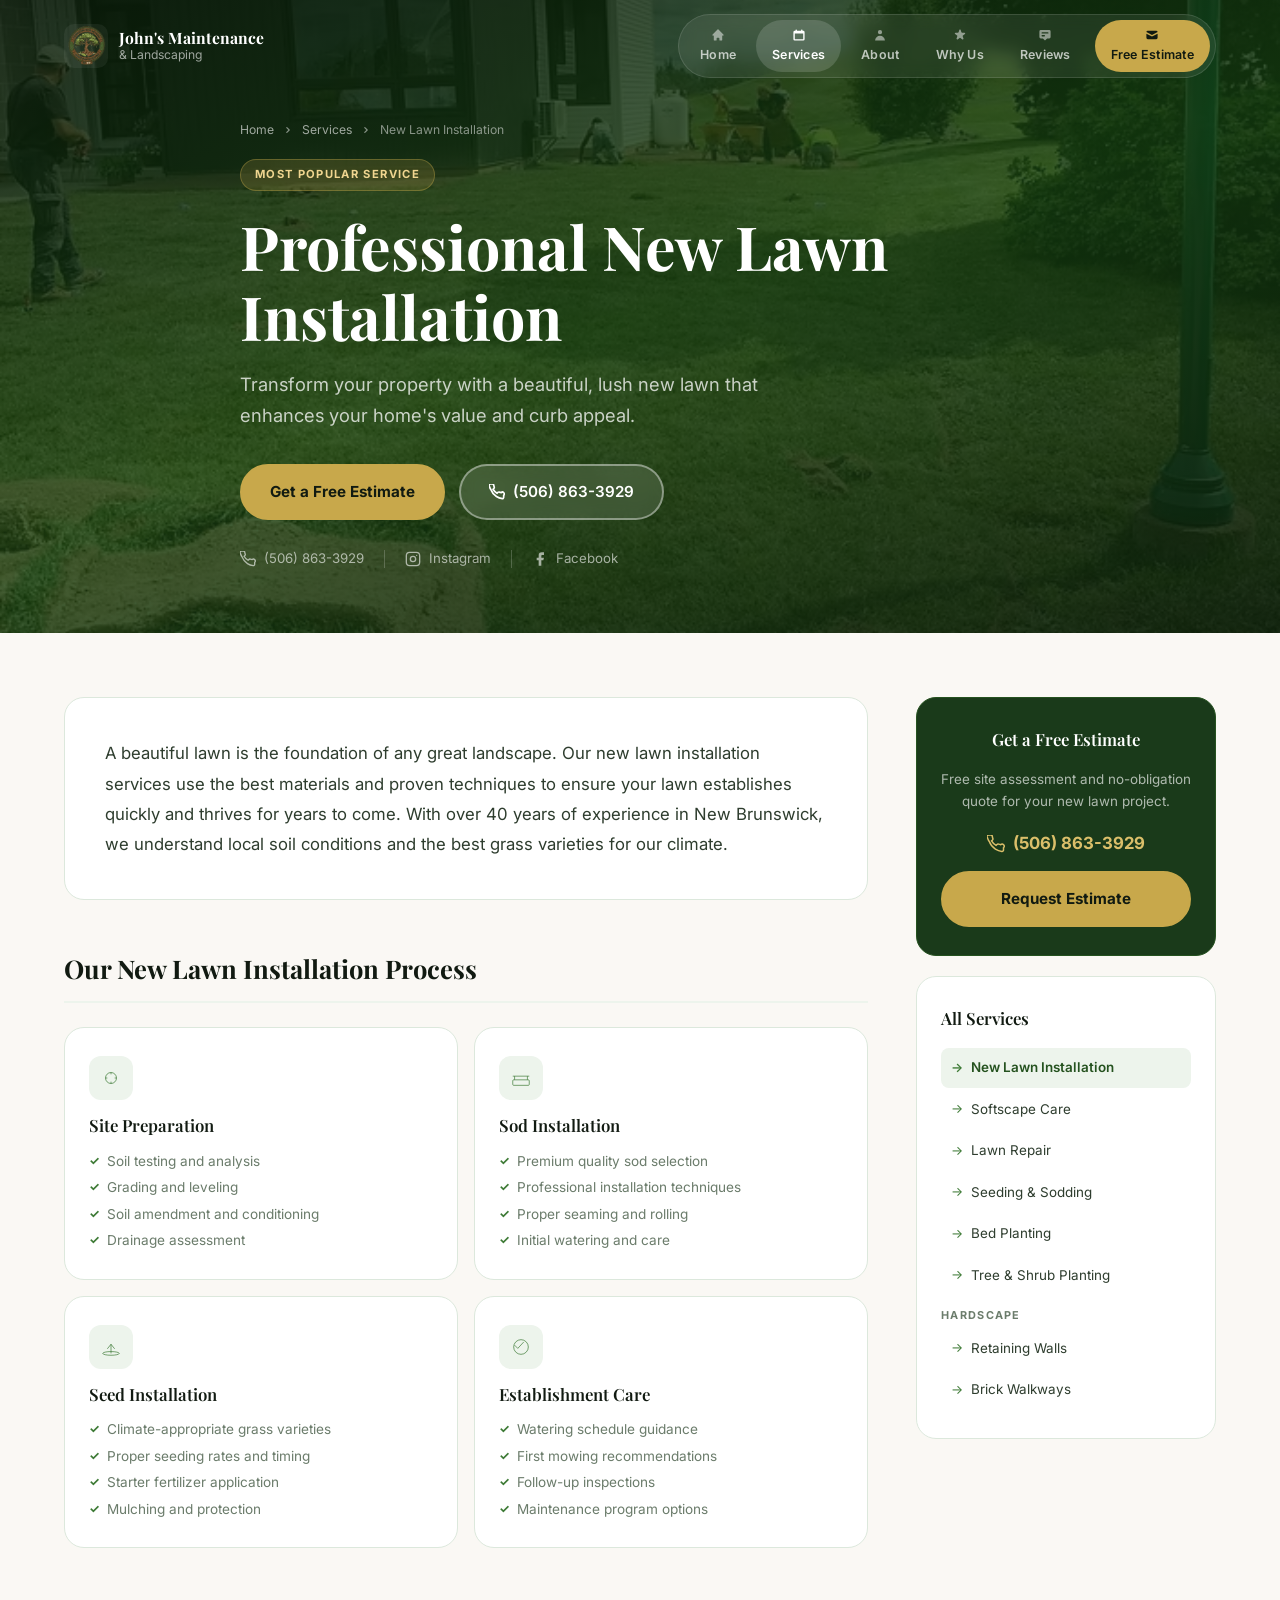
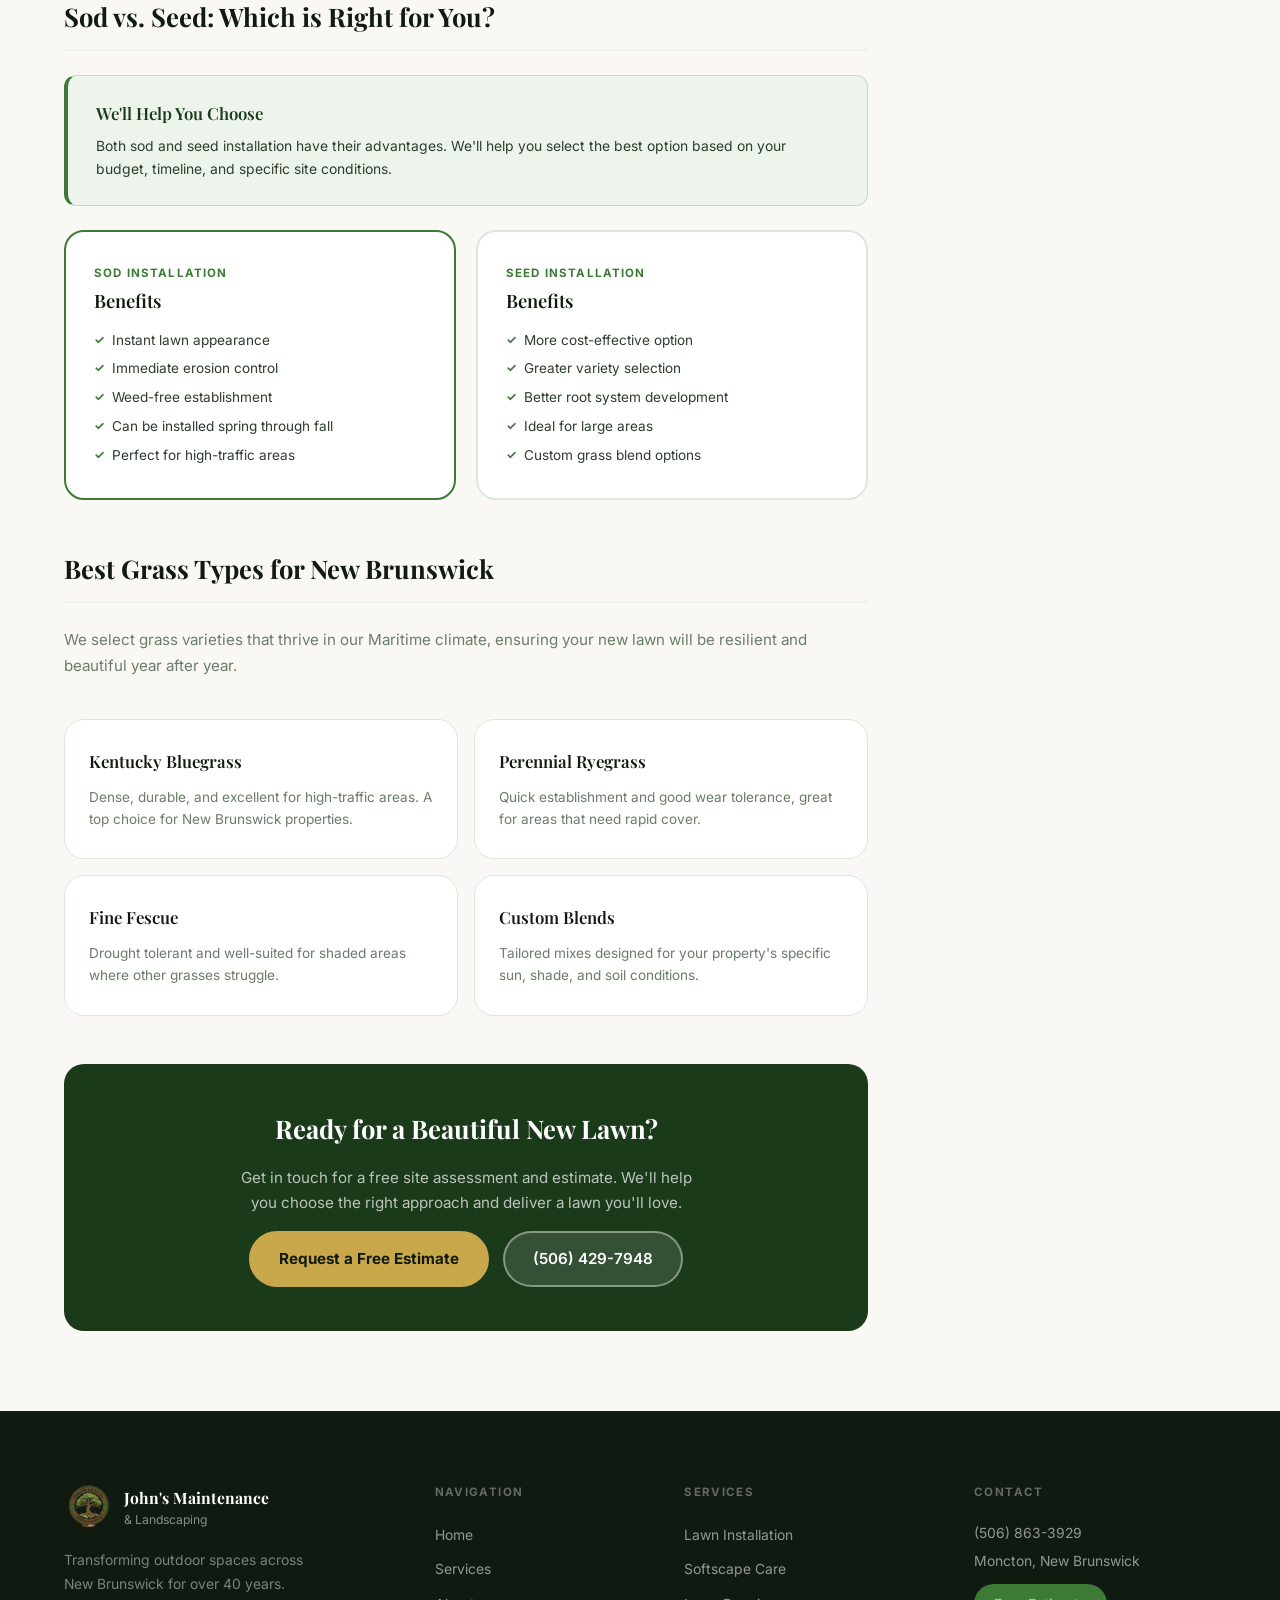
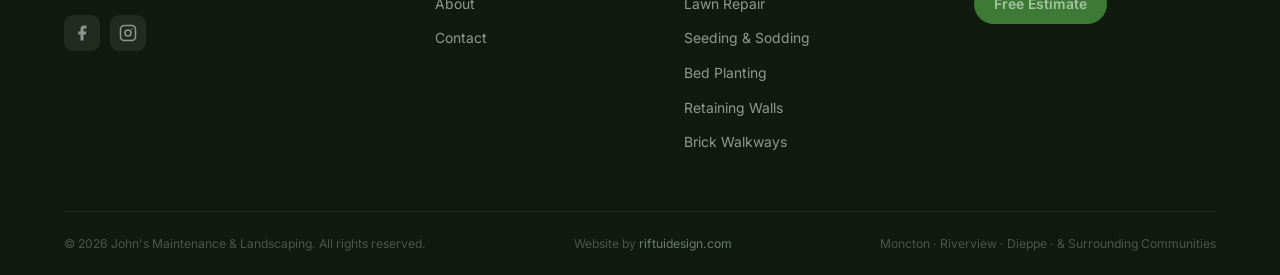
<file: lawn-installation.html>
<!DOCTYPE html>
<html lang="en">
<head>
  <meta charset="UTF-8" /><link rel="icon" type="image/png" href="emblem.png" />
  <meta name="viewport" content="width=device-width, initial-scale=1.0" />
  <title>New Lawn Installation | John's Maintenance & Landscaping</title>
  <meta name="description" content="Professional new lawn installation in Moncton, NB. Sod and seed installation with over 40 years of New Brunswick experience. Free estimates." />
  <link rel="preconnect" href="https://fonts.googleapis.com" />
  <link rel="preconnect" href="https://fonts.gstatic.com" crossorigin />
  <link href="https://fonts.googleapis.com/css2?family=Playfair+Display:ital,wght@0,400;0,600;0,700;1,400&family=Inter:wght@300;400;500;600;700&display=swap" rel="stylesheet" />
  <link rel="stylesheet" href="styles.css" />
  <link rel="stylesheet" href="service.css" />
</head>
<body>

  <header class="site-header scrolled" id="site-header">
    <div class="nav-wrapper"><nav class="nav-container">
      <a href="index.html#home" class="nav-logo"><img src="emblem.png" alt="John's Maintenance & Landscaping" class="logo-img" /><div class="logo-text"><span class="logo-name">John's Maintenance</span><span class="logo-sub">&amp; Landscaping</span></div></a>
      <button class="nav-toggle" id="nav-toggle" aria-label="Toggle menu"><span></span><span></span><span></span></button>
      <ul class="nav-links" id="nav-links">
        <li><a href="index.html#home" class="nav-tab"><svg class="tab-icon" viewBox="0 0 20 20" fill="currentColor"><path d="M10.707 2.293a1 1 0 00-1.414 0l-7 7a1 1 0 001.414 1.414L4 10.414V17a1 1 0 001 1h2a1 1 0 001-1v-2a1 1 0 011-1h2a1 1 0 011 1v2a1 1 0 001 1h2a1 1 0 001-1v-6.586l.293.293a1 1 0 001.414-1.414l-7-7z"/></svg><span>Home</span></a></li>
        <li><a href="index.html#services" class="nav-tab active"><svg class="tab-icon" viewBox="0 0 20 20" fill="currentColor"><path fill-rule="evenodd" d="M6 2a1 1 0 00-1 1v1H4a2 2 0 00-2 2v10a2 2 0 002 2h12a2 2 0 002-2V6a2 2 0 00-2-2h-1V3a1 1 0 10-2 0v1H7V3a1 1 0 00-1-1zM4 8h12v8H4V8z" clip-rule="evenodd"/></svg><span>Services</span></a></li>
        <li><a href="index.html#about" class="nav-tab"><svg class="tab-icon" viewBox="0 0 20 20" fill="currentColor"><path fill-rule="evenodd" d="M10 9a3 3 0 100-6 3 3 0 000 6zm-7 9a7 7 0 1114 0H3z" clip-rule="evenodd"/></svg><span>About</span></a></li>
        <li><a href="index.html#why-us" class="nav-tab"><svg class="tab-icon" viewBox="0 0 20 20" fill="currentColor"><path d="M9.049 2.927c.3-.921 1.603-.921 1.902 0l1.07 3.292a1 1 0 00.95.69h3.462c.969 0 1.371 1.24.588 1.81l-2.8 2.034a1 1 0 00-.364 1.118l1.07 3.292c.3.921-.755 1.688-1.54 1.118l-2.8-2.034a1 1 0 00-1.175 0l-2.8 2.034c-.784.57-1.838-.197-1.539-1.118l1.07-3.292a1 1 0 00-.364-1.118L2.98 8.72c-.783-.57-.38-1.81.588-1.81h3.461a1 1 0 00.951-.69l1.07-3.292z"/></svg><span>Why Us</span></a></li>
        <li><a href="index.html#testimonials" class="nav-tab"><svg class="tab-icon" viewBox="0 0 20 20" fill="currentColor"><path fill-rule="evenodd" d="M18 13V5a2 2 0 00-2-2H4a2 2 0 00-2 2v8a2 2 0 002 2h3l3 3 3-3h3a2 2 0 002-2zM5 7a1 1 0 011-1h8a1 1 0 110 2H6a1 1 0 01-1-1zm1 3a1 1 0 000 2h3a1 1 0 000-2H6z" clip-rule="evenodd"/></svg><span>Reviews</span></a></li>
        <li><a href="index.html#contact" class="nav-tab nav-tab-cta"><svg class="tab-icon" viewBox="0 0 20 20" fill="currentColor"><path d="M2.003 5.884L10 9.882l7.997-3.998A2 2 0 0016 4H4a2 2 0 00-1.997 1.884z"/><path d="M18 8.118l-8 4-8-4V14a2 2 0 002 2h12a2 2 0 002-2V8.118z"/></svg><span>Free Estimate</span></a></li>
      </ul>
    </nav></div>
  </header>

  <section class="service-hero has-photo">
    <div class="service-hero-bg"><img src="proffesionallawninstallation.avif" alt="Professional lawn installation" /></div>
    <div class="service-hero-overlay"></div>
    <div class="service-hero-content">
      <div class="service-breadcrumb"><a href="index.html">Home</a><svg viewBox="0 0 20 20" fill="currentColor"><path fill-rule="evenodd" d="M7.293 14.707a1 1 0 010-1.414L10.586 10 7.293 6.707a1 1 0 011.414-1.414l4 4a1 1 0 010 1.414l-4 4a1 1 0 01-1.414 0z" clip-rule="evenodd"/></svg><a href="index.html#services">Services</a><svg viewBox="0 0 20 20" fill="currentColor"><path fill-rule="evenodd" d="M7.293 14.707a1 1 0 010-1.414L10.586 10 7.293 6.707a1 1 0 011.414-1.414l4 4a1 1 0 010 1.414l-4 4a1 1 0 01-1.414 0z" clip-rule="evenodd"/></svg><span>New Lawn Installation</span></div>
      <div class="service-hero-tag">Most Popular Service</div>
      <h1>Professional New Lawn Installation</h1>
      <p>Transform your property with a beautiful, lush new lawn that enhances your home's value and curb appeal.</p>
      <div class="service-hero-actions">
        <a href="index.html#contact" class="btn btn-gold">Get a Free Estimate</a>
        <a href="tel:5068633929" class="btn btn-glass"><svg width="16" height="16" viewBox="0 0 24 24" fill="none" stroke="currentColor" stroke-width="2.5"><path d="M22 16.92v3a2 2 0 01-2.18 2 19.79 19.79 0 01-8.63-3.07A19.5 19.5 0 013.07 8.81 19.79 19.79 0 01.12 2.2 2 2 0 012.1 0h3a2 2 0 012 1.72c.127.96.361 1.903.7 2.81a2 2 0 01-.45 2.11L6.09 7.91a16 16 0 006 6l1.27-1.27a2 2 0 012.11-.45c.907.339 1.85.573 2.81.7A2 2 0 0122 16.92z"/></svg>(506) 863-3929</a>
      </div>
      <div class="service-contact-strip">
        <a href="tel:5068633929" class="scs-item"><svg viewBox="0 0 24 24" fill="none" stroke="currentColor" stroke-width="2"><path d="M22 16.92v3a2 2 0 01-2.18 2 19.79 19.79 0 01-8.63-3.07A19.5 19.5 0 013.07 8.81 19.79 19.79 0 01.12 2.2 2 2 0 012.1 0h3a2 2 0 012 1.72c.127.96.361 1.903.7 2.81a2 2 0 01-.45 2.11L6.09 7.91a16 16 0 006 6l1.27-1.27a2 2 0 012.11-.45c.907.339 1.85.573 2.81.7A2 2 0 0122 16.92z"/></svg>(506) 863-3929</a>
        <div class="scs-sep"></div>
        <a href="https://www.instagram.com/johnsmaintenanceandlandscaping" target="_blank" rel="noopener" class="scs-item"><svg viewBox="0 0 24 24" fill="none" stroke="currentColor" stroke-width="2"><rect x="2" y="2" width="20" height="20" rx="5"/><circle cx="12" cy="12" r="4"/><circle cx="17.5" cy="6.5" r="1" fill="currentColor" stroke="none"/></svg>Instagram</a>
        <div class="scs-sep"></div>
        <a href="https://www.facebook.com/p/Johns-Maintenance-and-Landscaping-100057428621059/" target="_blank" rel="noopener" class="scs-item"><svg viewBox="0 0 24 24" fill="currentColor" width="16" height="16"><path d="M18 2h-3a5 5 0 00-5 5v3H7v4h3v8h4v-8h3l1-4h-4V7a1 1 0 011-1h3z"/></svg>Facebook</a>
      </div>
    </div>
  </section>

  <div class="service-body">
    <div class="service-layout">
      <main class="service-content">

        <div class="sc-intro">
          <p>A beautiful lawn is the foundation of any great landscape. Our new lawn installation services use the best materials and proven techniques to ensure your lawn establishes quickly and thrives for years to come. With over 40 years of experience in New Brunswick, we understand local soil conditions and the best grass varieties for our climate.</p>
        </div>

        <div class="sc-section">
          <h2 class="sc-section-title">Our New Lawn Installation Process</h2>
          <div class="sc-grid">
            <div class="sc-card">
              <div class="sc-card-icon"><svg viewBox="0 0 48 48" fill="none" stroke="currentColor" stroke-width="1.5"><circle cx="24" cy="24" r="12"/><path d="M24 12v4M24 32v4M12 24h4M32 24h4"/></svg></div>
              <h3>Site Preparation</h3>
              <ul><li>Soil testing and analysis</li><li>Grading and leveling</li><li>Soil amendment and conditioning</li><li>Drainage assessment</li></ul>
            </div>
            <div class="sc-card">
              <div class="sc-card-icon"><svg viewBox="0 0 48 48" fill="none" stroke="currentColor" stroke-width="1.5"><rect x="6" y="28" width="36" height="12" rx="2"/><path d="M10 28V20M38 28V20M6 20h36"/></svg></div>
              <h3>Sod Installation</h3>
              <ul><li>Premium quality sod selection</li><li>Professional installation techniques</li><li>Proper seaming and rolling</li><li>Initial watering and care</li></ul>
            </div>
            <div class="sc-card">
              <div class="sc-card-icon"><svg viewBox="0 0 48 48" fill="none" stroke="currentColor" stroke-width="1.5"><ellipse cx="24" cy="38" rx="18" ry="4"/><path d="M24 38V18M16 28l8-10 8 10"/></svg></div>
              <h3>Seed Installation</h3>
              <ul><li>Climate-appropriate grass varieties</li><li>Proper seeding rates and timing</li><li>Starter fertilizer application</li><li>Mulching and protection</li></ul>
            </div>
            <div class="sc-card">
              <div class="sc-card-icon"><svg viewBox="0 0 48 48" fill="none" stroke="currentColor" stroke-width="1.5"><path d="M10 20l7 7 13-14"/><circle cx="24" cy="24" r="16"/></svg></div>
              <h3>Establishment Care</h3>
              <ul><li>Watering schedule guidance</li><li>First mowing recommendations</li><li>Follow-up inspections</li><li>Maintenance program options</li></ul>
            </div>
          </div>
        </div>

        <div class="sc-section">
          <h2 class="sc-section-title">Sod vs. Seed: Which is Right for You?</h2>
          <div class="sc-callout">
            <h4>We'll Help You Choose</h4>
            <p>Both sod and seed installation have their advantages. We'll help you select the best option based on your budget, timeline, and specific site conditions.</p>
          </div>
          <div class="sc-compare">
            <div class="sc-compare-card featured">
              <h3><span>Sod Installation</span>Benefits</h3>
              <ul>
                <li>Instant lawn appearance</li>
                <li>Immediate erosion control</li>
                <li>Weed-free establishment</li>
                <li>Can be installed spring through fall</li>
                <li>Perfect for high-traffic areas</li>
              </ul>
            </div>
            <div class="sc-compare-card">
              <h3><span>Seed Installation</span>Benefits</h3>
              <ul>
                <li>More cost-effective option</li>
                <li>Greater variety selection</li>
                <li>Better root system development</li>
                <li>Ideal for large areas</li>
                <li>Custom grass blend options</li>
              </ul>
            </div>
          </div>
        </div>

        <div class="sc-section">
          <h2 class="sc-section-title">Best Grass Types for New Brunswick</h2>
          <p style="color:var(--ink-400);font-size:.95rem;line-height:1.7;margin-bottom:16px;">We select grass varieties that thrive in our Maritime climate, ensuring your new lawn will be resilient and beautiful year after year.</p>
          <div class="sc-grid">
            <div class="sc-card"><h3>Kentucky Bluegrass</h3><p style="font-size:.85rem;color:var(--ink-400);line-height:1.6;">Dense, durable, and excellent for high-traffic areas. A top choice for New Brunswick properties.</p></div>
            <div class="sc-card"><h3>Perennial Ryegrass</h3><p style="font-size:.85rem;color:var(--ink-400);line-height:1.6;">Quick establishment and good wear tolerance, great for areas that need rapid cover.</p></div>
            <div class="sc-card"><h3>Fine Fescue</h3><p style="font-size:.85rem;color:var(--ink-400);line-height:1.6;">Drought tolerant and well-suited for shaded areas where other grasses struggle.</p></div>
            <div class="sc-card"><h3>Custom Blends</h3><p style="font-size:.85rem;color:var(--ink-400);line-height:1.6;">Tailored mixes designed for your property's specific sun, shade, and soil conditions.</p></div>
          </div>
        </div>

        <div class="sc-bottom-cta">
          <h3>Ready for a Beautiful New Lawn?</h3>
          <p>Get in touch for a free site assessment and estimate. We'll help you choose the right approach and deliver a lawn you'll love.</p>
          <div class="sc-bottom-cta-btns">
            <a href="index.html#contact" class="btn btn-gold">Request a Free Estimate</a>
            <a href="tel:5064297948" class="btn btn-glass">(506) 429-7948</a>
          </div>
        </div>

      </main>
      <aside class="service-sidebar">
        <div class="sidebar-card sidebar-cta-card">
          <h4>Get a Free Estimate</h4>
          <p>Free site assessment and no-obligation quote for your new lawn project.</p>
          <div class="sidebar-phone"><svg viewBox="0 0 24 24" fill="none" stroke="currentColor" stroke-width="2"><path d="M22 16.92v3a2 2 0 01-2.18 2 19.79 19.79 0 01-8.63-3.07A19.5 19.5 0 013.07 8.81 19.79 19.79 0 01.12 2.2 2 2 0 012.1 0h3a2 2 0 012 1.72c.127.96.361 1.903.7 2.81a2 2 0 01-.45 2.11L6.09 7.91a16 16 0 006 6l1.27-1.27a2 2 0 012.11-.45c.907.339 1.85.573 2.81.7A2 2 0 0122 16.92z"/></svg>(506) 863-3929</div>
          <a href="index.html#contact" class="btn btn-gold btn-full">Request Estimate</a>
        </div>
        <div class="sidebar-card sidebar-services">
          <h4>All Services</h4>
          <ul>
            <li><a href="lawn-installation.html" class="current">New Lawn Installation</a></li>
            <li><a href="softscape-care.html">Softscape Care</a></li>
            <li><a href="lawn-repair.html">Lawn Repair</a></li>
            <li><a href="seeding-sodding.html">Seeding &amp; Sodding</a></li>
            <li><a href="bed-planting.html">Bed Planting</a></li>
            <li><a href="tree-shrub.html">Tree &amp; Shrub Planting</a></li>
            <li class="sidebar-category">Hardscape</li>
            <li><a href="retaining-walls.html">Retaining Walls</a></li>
            <li><a href="brick-walkways.html">Brick Walkways</a></li>
          </ul>
        </div>
      </aside>
    </div>
  </div>

  <footer class="site-footer">
    <div class="container">
      <div class="footer-grid">
        <div class="footer-brand"><div class="footer-logo-wrap"><img src="emblem.png" alt="John's Maintenance & Landscaping" class="footer-logo" /><div><span class="footer-name">John's Maintenance</span><span class="footer-sub">&amp; Landscaping</span></div></div><p>Transforming outdoor spaces across New Brunswick for over 40 years.</p><div class="social-row"><a href="https://www.facebook.com/p/Johns-Maintenance-and-Landscaping-100057428621059/" class="social-btn" aria-label="Facebook" target="_blank" rel="noopener"><svg width="18" height="18" viewBox="0 0 24 24" fill="currentColor"><path d="M18 2h-3a5 5 0 00-5 5v3H7v4h3v8h4v-8h3l1-4h-4V7a1 1 0 011-1h3z"/></svg></a><a href="https://www.instagram.com/johnsmaintenanceandlandscaping" target="_blank" rel="noopener" class="social-btn" aria-label="Instagram"><svg width="18" height="18" viewBox="0 0 24 24" fill="none" stroke="currentColor" stroke-width="2"><rect x="2" y="2" width="20" height="20" rx="5"/><circle cx="12" cy="12" r="4"/><circle cx="17.5" cy="6.5" r="1" fill="currentColor" stroke="none"/></svg></a></div></div>
        <div class="footer-col"><h4>Navigation</h4><ul><li><a href="index.html">Home</a></li><li><a href="index.html#services">Services</a></li><li><a href="index.html#about">About</a></li><li><a href="index.html#contact">Contact</a></li></ul></div>
        <div class="footer-col"><h4>Services</h4><ul><li><a href="lawn-installation.html">Lawn Installation</a></li><li><a href="softscape-care.html">Softscape Care</a></li><li><a href="lawn-repair.html">Lawn Repair</a></li><li><a href="seeding-sodding.html">Seeding &amp; Sodding</a></li><li><a href="bed-planting.html">Bed Planting</a></li><li><a href="retaining-walls.html">Retaining Walls</a></li><li><a href="brick-walkways.html">Brick Walkways</a></li></ul></div>
        <div class="footer-col"><h4>Contact</h4><p class="fc-item"><a href="tel:5068633929">(506) 863-3929</a></p><p class="fc-item">Moncton, New Brunswick</p><a href="index.html#contact" class="btn-footer-cta">Free Estimate</a></div>
      </div>
      <div class="footer-bottom"><p>&copy; 2026 John's Maintenance &amp; Landscaping. All rights reserved.</p><p>Website by <a href="https://riftuidesign.com" target="_blank" rel="noopener" style="color:var(--ink-400);text-decoration:none;">riftuidesign.com</a></p><p>Moncton &middot; Riverview &middot; Dieppe &middot; &amp; Surrounding Communities</p></div>
    </div>
  </footer>
  <script src="script.js"></script>
</body>
</html>
</file>
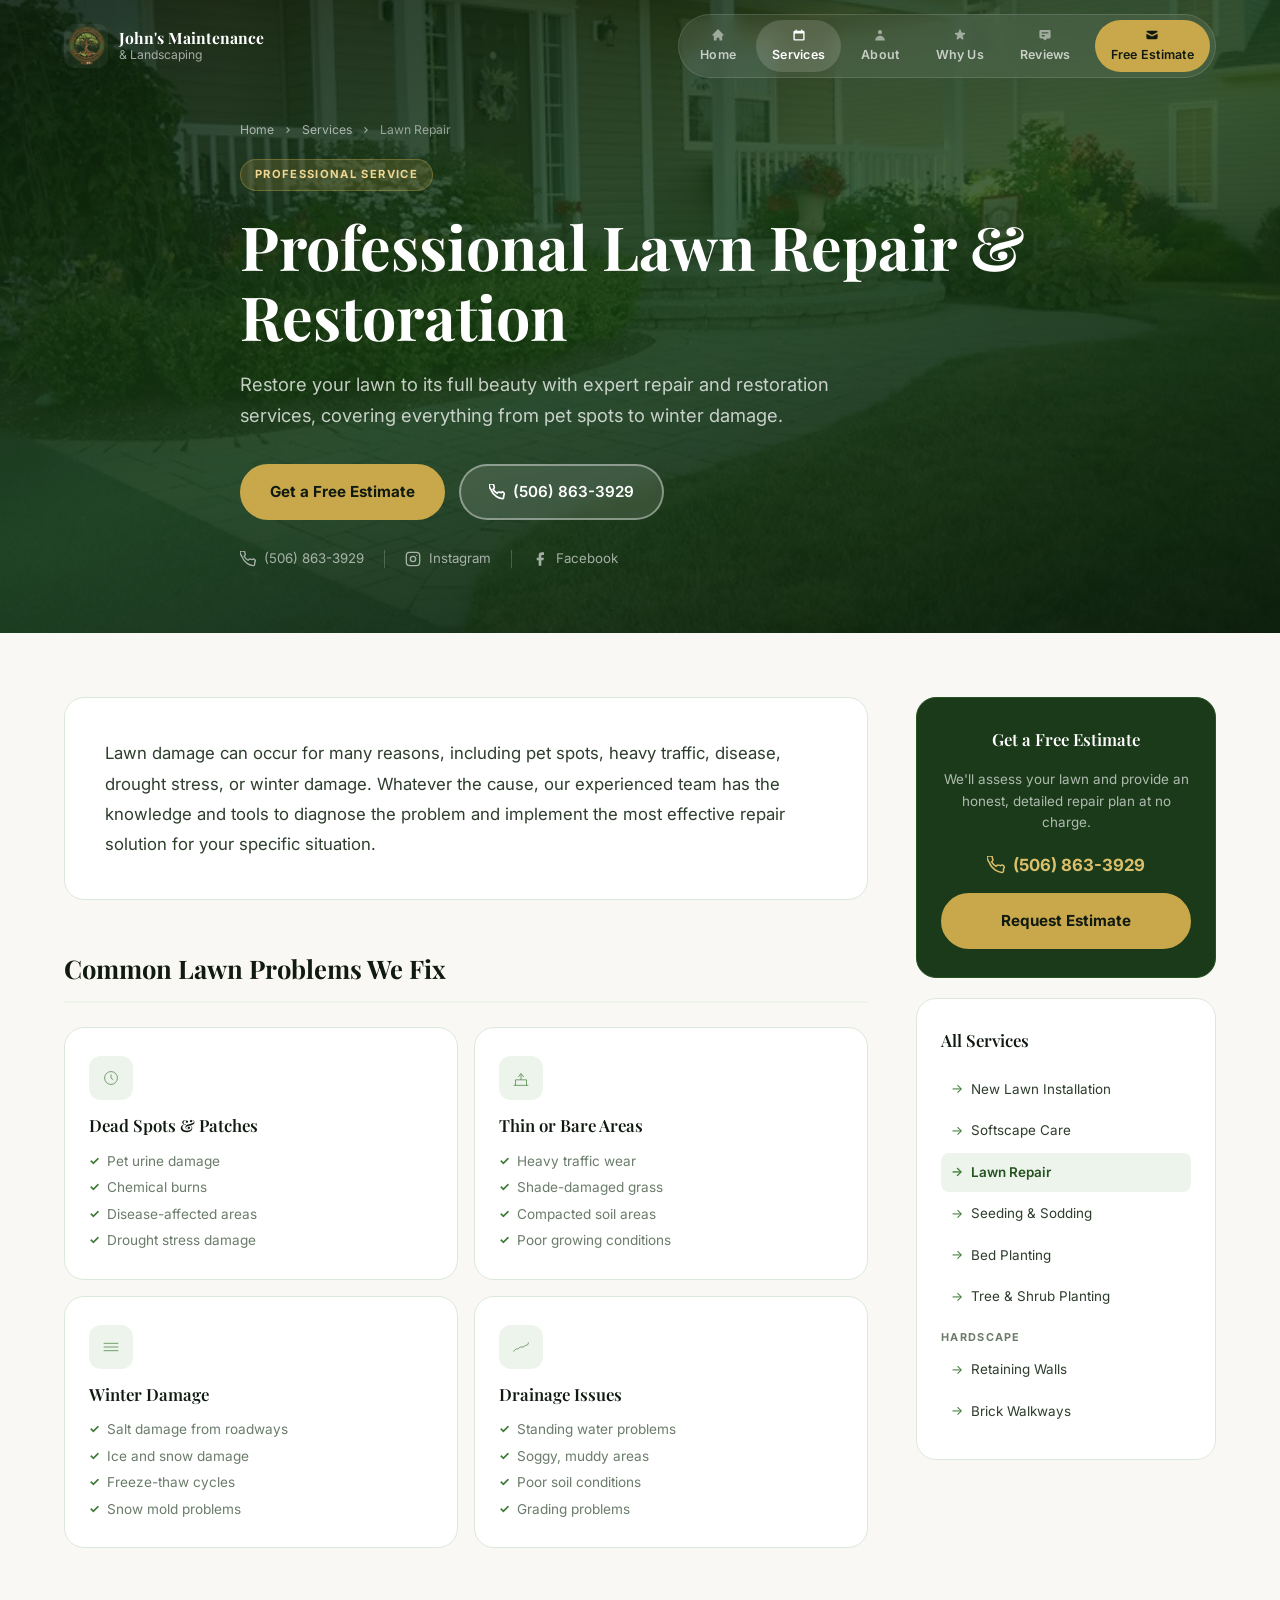
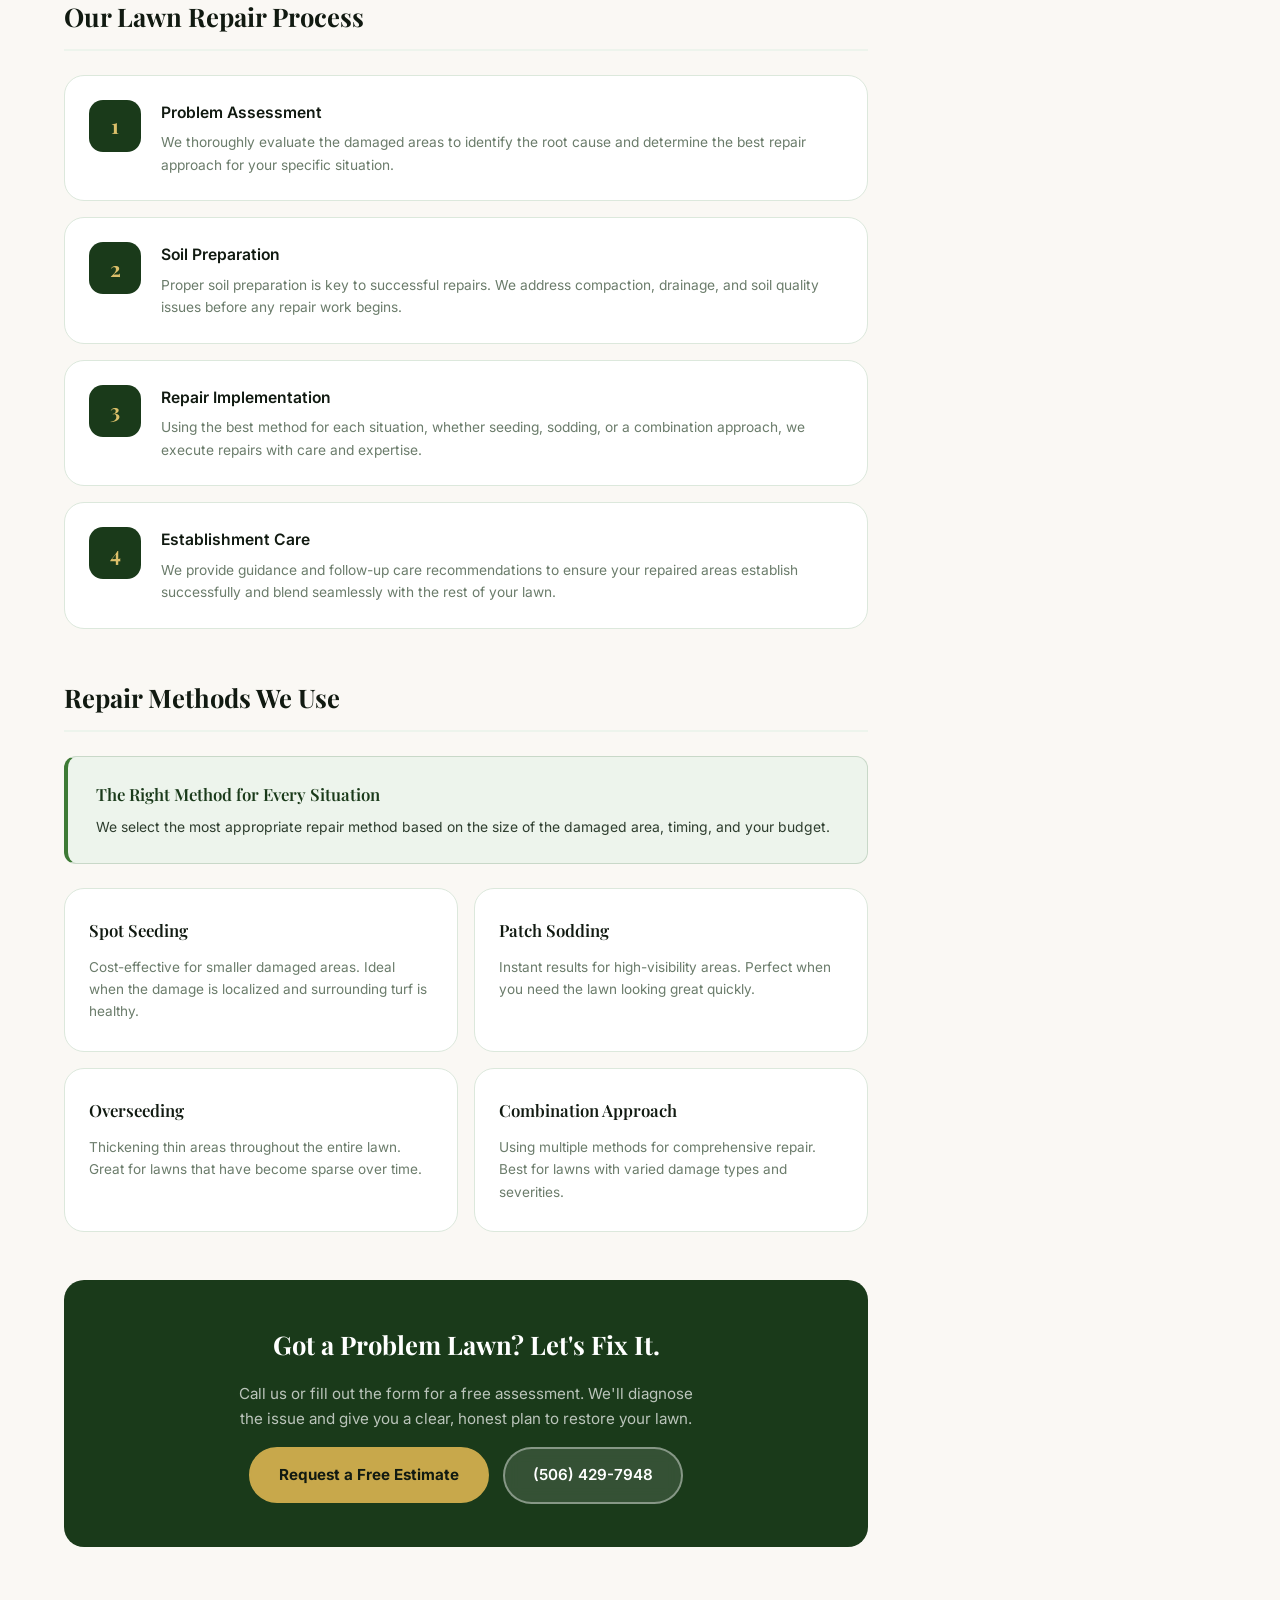
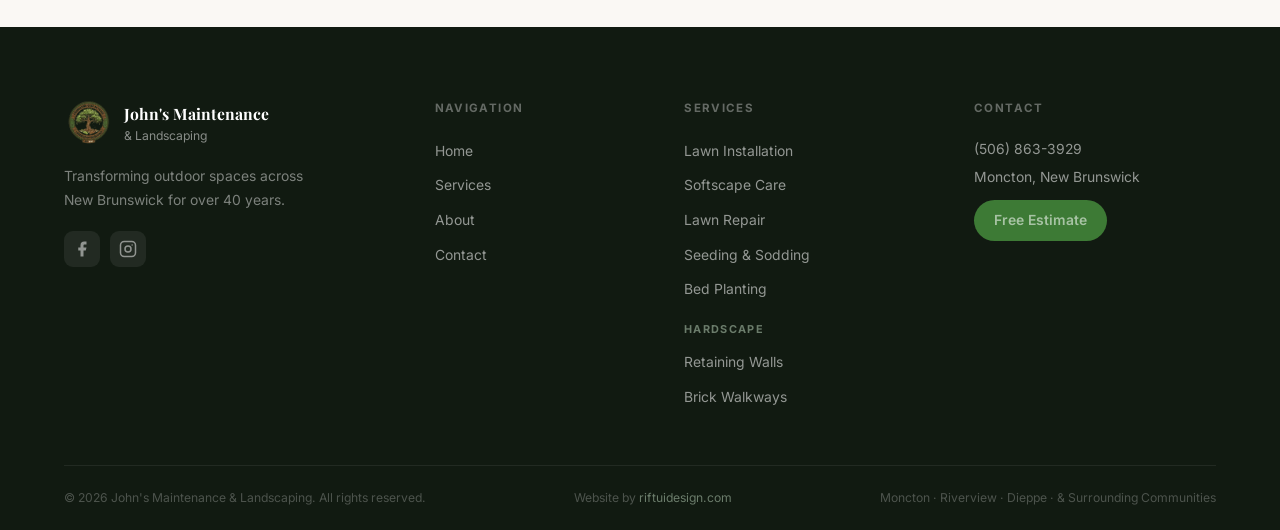
<file: lawn-repair.html>
<!DOCTYPE html>
<html lang="en">
<head>
  <meta charset="UTF-8" /><link rel="icon" type="image/png" href="emblem.png" /><meta name="viewport" content="width=device-width, initial-scale=1.0" />
  <title>Lawn Repair Services | John's Maintenance & Landscaping</title>
  <meta name="description" content="Professional lawn repair and restoration in Moncton, NB. Dead spots, winter damage, drainage issues. We diagnose and fix the problem." />
  <link rel="preconnect" href="https://fonts.googleapis.com" /><link rel="preconnect" href="https://fonts.gstatic.com" crossorigin />
  <link href="https://fonts.googleapis.com/css2?family=Playfair+Display:ital,wght@0,400;0,600;0,700;1,400&family=Inter:wght@300;400;500;600;700&display=swap" rel="stylesheet" />
  <link rel="stylesheet" href="styles.css" /><link rel="stylesheet" href="service.css" />
</head>
<body>
  <header class="site-header scrolled" id="site-header">
    <div class="nav-wrapper"><nav class="nav-container">
      <a href="index.html#home" class="nav-logo"><img src="emblem.png" alt="John's Maintenance & Landscaping" class="logo-img" /><div class="logo-text"><span class="logo-name">John's Maintenance</span><span class="logo-sub">&amp; Landscaping</span></div></a>
      <button class="nav-toggle" id="nav-toggle" aria-label="Toggle menu"><span></span><span></span><span></span></button>
      <ul class="nav-links" id="nav-links">
        <li><a href="index.html#home" class="nav-tab"><svg class="tab-icon" viewBox="0 0 20 20" fill="currentColor"><path d="M10.707 2.293a1 1 0 00-1.414 0l-7 7a1 1 0 001.414 1.414L4 10.414V17a1 1 0 001 1h2a1 1 0 001-1v-2a1 1 0 011-1h2a1 1 0 011 1v2a1 1 0 001 1h2a1 1 0 001-1v-6.586l.293.293a1 1 0 001.414-1.414l-7-7z"/></svg><span>Home</span></a></li>
        <li><a href="index.html#services" class="nav-tab active"><svg class="tab-icon" viewBox="0 0 20 20" fill="currentColor"><path fill-rule="evenodd" d="M6 2a1 1 0 00-1 1v1H4a2 2 0 00-2 2v10a2 2 0 002 2h12a2 2 0 002-2V6a2 2 0 00-2-2h-1V3a1 1 0 10-2 0v1H7V3a1 1 0 00-1-1zM4 8h12v8H4V8z" clip-rule="evenodd"/></svg><span>Services</span></a></li>
        <li><a href="index.html#about" class="nav-tab"><svg class="tab-icon" viewBox="0 0 20 20" fill="currentColor"><path fill-rule="evenodd" d="M10 9a3 3 0 100-6 3 3 0 000 6zm-7 9a7 7 0 1114 0H3z" clip-rule="evenodd"/></svg><span>About</span></a></li>
        <li><a href="index.html#why-us" class="nav-tab"><svg class="tab-icon" viewBox="0 0 20 20" fill="currentColor"><path d="M9.049 2.927c.3-.921 1.603-.921 1.902 0l1.07 3.292a1 1 0 00.95.69h3.462c.969 0 1.371 1.24.588 1.81l-2.8 2.034a1 1 0 00-.364 1.118l1.07 3.292c.3.921-.755 1.688-1.54 1.118l-2.8-2.034a1 1 0 00-1.175 0l-2.8 2.034c-.784.57-1.838-.197-1.539-1.118l1.07-3.292a1 1 0 00-.364-1.118L2.98 8.72c-.783-.57-.38-1.81.588-1.81h3.461a1 1 0 00.951-.69l1.07-3.292z"/></svg><span>Why Us</span></a></li>
        <li><a href="index.html#testimonials" class="nav-tab"><svg class="tab-icon" viewBox="0 0 20 20" fill="currentColor"><path fill-rule="evenodd" d="M18 13V5a2 2 0 00-2-2H4a2 2 0 00-2 2v8a2 2 0 002 2h3l3 3 3-3h3a2 2 0 002-2zM5 7a1 1 0 011-1h8a1 1 0 110 2H6a1 1 0 01-1-1zm1 3a1 1 0 000 2h3a1 1 0 000-2H6z" clip-rule="evenodd"/></svg><span>Reviews</span></a></li>
        <li><a href="index.html#contact" class="nav-tab nav-tab-cta"><svg class="tab-icon" viewBox="0 0 20 20" fill="currentColor"><path d="M2.003 5.884L10 9.882l7.997-3.998A2 2 0 0016 4H4a2 2 0 00-1.997 1.884z"/><path d="M18 8.118l-8 4-8-4V14a2 2 0 002 2h12a2 2 0 002-2V8.118z"/></svg><span>Free Estimate</span></a></li>
      </ul>
    </nav></div>
  </header>

  <section class="service-hero has-photo">
    <div class="service-hero-bg"><img src="Professional Lawn Repair Services.avif" alt="Professional lawn repair services" /></div>
    <div class="service-hero-overlay"></div>
    <div class="service-hero-content">
      <div class="service-breadcrumb"><a href="index.html">Home</a><svg viewBox="0 0 20 20" fill="currentColor"><path fill-rule="evenodd" d="M7.293 14.707a1 1 0 010-1.414L10.586 10 7.293 6.707a1 1 0 011.414-1.414l4 4a1 1 0 010 1.414l-4 4a1 1 0 01-1.414 0z" clip-rule="evenodd"/></svg><a href="index.html#services">Services</a><svg viewBox="0 0 20 20" fill="currentColor"><path fill-rule="evenodd" d="M7.293 14.707a1 1 0 010-1.414L10.586 10 7.293 6.707a1 1 0 011.414-1.414l4 4a1 1 0 010 1.414l-4 4a1 1 0 01-1.414 0z" clip-rule="evenodd"/></svg><span>Lawn Repair</span></div>
      <div class="service-hero-tag">Professional Service</div>
      <h1>Professional Lawn Repair &amp; Restoration</h1>
      <p>Restore your lawn to its full beauty with expert repair and restoration services, covering everything from pet spots to winter damage.</p>
      <div class="service-hero-actions">
        <a href="index.html#contact" class="btn btn-gold">Get a Free Estimate</a>
        <a href="tel:5068633929" class="btn btn-glass"><svg width="16" height="16" viewBox="0 0 24 24" fill="none" stroke="currentColor" stroke-width="2.5"><path d="M22 16.92v3a2 2 0 01-2.18 2 19.79 19.79 0 01-8.63-3.07A19.5 19.5 0 013.07 8.81 19.79 19.79 0 01.12 2.2 2 2 0 012.1 0h3a2 2 0 012 1.72c.127.96.361 1.903.7 2.81a2 2 0 01-.45 2.11L6.09 7.91a16 16 0 006 6l1.27-1.27a2 2 0 012.11-.45c.907.339 1.85.573 2.81.7A2 2 0 0122 16.92z"/></svg>(506) 863-3929</a>
      </div>
      <div class="service-contact-strip">
        <a href="tel:5068633929" class="scs-item"><svg viewBox="0 0 24 24" fill="none" stroke="currentColor" stroke-width="2"><path d="M22 16.92v3a2 2 0 01-2.18 2 19.79 19.79 0 01-8.63-3.07A19.5 19.5 0 013.07 8.81 19.79 19.79 0 01.12 2.2 2 2 0 012.1 0h3a2 2 0 012 1.72c.127.96.361 1.903.7 2.81a2 2 0 01-.45 2.11L6.09 7.91a16 16 0 006 6l1.27-1.27a2 2 0 012.11-.45c.907.339 1.85.573 2.81.7A2 2 0 0122 16.92z"/></svg>(506) 863-3929</a>
        <div class="scs-sep"></div><a href="https://www.instagram.com/johnsmaintenanceandlandscaping" target="_blank" rel="noopener" class="scs-item"><svg viewBox="0 0 24 24" fill="none" stroke="currentColor" stroke-width="2"><rect x="2" y="2" width="20" height="20" rx="5"/><circle cx="12" cy="12" r="4"/><circle cx="17.5" cy="6.5" r="1" fill="currentColor" stroke="none"/></svg>Instagram</a>
        <div class="scs-sep"></div><a href="https://www.facebook.com/p/Johns-Maintenance-and-Landscaping-100057428621059/" target="_blank" rel="noopener" class="scs-item"><svg viewBox="0 0 24 24" fill="currentColor" width="16" height="16"><path d="M18 2h-3a5 5 0 00-5 5v3H7v4h3v8h4v-8h3l1-4h-4V7a1 1 0 011-1h3z"/></svg>Facebook</a>
      </div>
    </div>
  </section>

  <div class="service-body">
    <div class="service-layout">
      <main class="service-content">
        <div class="sc-intro">
          <p>Lawn damage can occur for many reasons, including pet spots, heavy traffic, disease, drought stress, or winter damage. Whatever the cause, our experienced team has the knowledge and tools to diagnose the problem and implement the most effective repair solution for your specific situation.</p>
        </div>

        <div class="sc-section">
          <h2 class="sc-section-title">Common Lawn Problems We Fix</h2>
          <div class="sc-grid">
            <div class="sc-card"><div class="sc-card-icon"><svg viewBox="0 0 48 48" fill="none" stroke="currentColor" stroke-width="1.5"><circle cx="24" cy="24" r="14"/><path d="M24 16v8l5 4"/></svg></div><h3>Dead Spots &amp; Patches</h3><ul><li>Pet urine damage</li><li>Chemical burns</li><li>Disease-affected areas</li><li>Drought stress damage</li></ul></div>
            <div class="sc-card"><div class="sc-card-icon"><svg viewBox="0 0 48 48" fill="none" stroke="currentColor" stroke-width="1.5"><path d="M8 40h32M12 40V28h24v12"/><path d="M24 28V16M18 22l6-8 6 8"/></svg></div><h3>Thin or Bare Areas</h3><ul><li>Heavy traffic wear</li><li>Shade-damaged grass</li><li>Compacted soil areas</li><li>Poor growing conditions</li></ul></div>
            <div class="sc-card"><div class="sc-card-icon"><svg viewBox="0 0 48 48" fill="none" stroke="currentColor" stroke-width="1.5"><path d="M8 24h32M8 16h32M8 32h32"/></svg></div><h3>Winter Damage</h3><ul><li>Salt damage from roadways</li><li>Ice and snow damage</li><li>Freeze-thaw cycles</li><li>Snow mold problems</li></ul></div>
            <div class="sc-card"><div class="sc-card-icon"><svg viewBox="0 0 48 48" fill="none" stroke="currentColor" stroke-width="1.5"><path d="M8 34c4-8 8-4 12-8 4-4 8 0 12-4 4-4 8 0 8-8"/></svg></div><h3>Drainage Issues</h3><ul><li>Standing water problems</li><li>Soggy, muddy areas</li><li>Poor soil conditions</li><li>Grading problems</li></ul></div>
          </div>
        </div>

        <div class="sc-section">
          <h2 class="sc-section-title">Our Lawn Repair Process</h2>
          <div class="sc-process">
            <div class="sc-process-step"><div class="sc-step-num">1</div><div class="sc-step-body"><h4>Problem Assessment</h4><p>We thoroughly evaluate the damaged areas to identify the root cause and determine the best repair approach for your specific situation.</p></div></div>
            <div class="sc-process-step"><div class="sc-step-num">2</div><div class="sc-step-body"><h4>Soil Preparation</h4><p>Proper soil preparation is key to successful repairs. We address compaction, drainage, and soil quality issues before any repair work begins.</p></div></div>
            <div class="sc-process-step"><div class="sc-step-num">3</div><div class="sc-step-body"><h4>Repair Implementation</h4><p>Using the best method for each situation, whether seeding, sodding, or a combination approach, we execute repairs with care and expertise.</p></div></div>
            <div class="sc-process-step"><div class="sc-step-num">4</div><div class="sc-step-body"><h4>Establishment Care</h4><p>We provide guidance and follow-up care recommendations to ensure your repaired areas establish successfully and blend seamlessly with the rest of your lawn.</p></div></div>
          </div>
        </div>

        <div class="sc-section">
          <h2 class="sc-section-title">Repair Methods We Use</h2>
          <div class="sc-callout"><h4>The Right Method for Every Situation</h4><p>We select the most appropriate repair method based on the size of the damaged area, timing, and your budget.</p></div>
          <div class="sc-grid">
            <div class="sc-card"><h3>Spot Seeding</h3><p style="font-size:.85rem;color:var(--ink-400);line-height:1.65;">Cost-effective for smaller damaged areas. Ideal when the damage is localized and surrounding turf is healthy.</p></div>
            <div class="sc-card"><h3>Patch Sodding</h3><p style="font-size:.85rem;color:var(--ink-400);line-height:1.65;">Instant results for high-visibility areas. Perfect when you need the lawn looking great quickly.</p></div>
            <div class="sc-card"><h3>Overseeding</h3><p style="font-size:.85rem;color:var(--ink-400);line-height:1.65;">Thickening thin areas throughout the entire lawn. Great for lawns that have become sparse over time.</p></div>
            <div class="sc-card"><h3>Combination Approach</h3><p style="font-size:.85rem;color:var(--ink-400);line-height:1.65;">Using multiple methods for comprehensive repair. Best for lawns with varied damage types and severities.</p></div>
          </div>
        </div>

        <div class="sc-bottom-cta">
          <h3>Got a Problem Lawn? Let's Fix It.</h3>
          <p>Call us or fill out the form for a free assessment. We'll diagnose the issue and give you a clear, honest plan to restore your lawn.</p>
          <div class="sc-bottom-cta-btns"><a href="index.html#contact" class="btn btn-gold">Request a Free Estimate</a><a href="tel:5064297948" class="btn btn-glass">(506) 429-7948</a></div>
        </div>
      </main>
      <aside class="service-sidebar">
        <div class="sidebar-card sidebar-cta-card"><h4>Get a Free Estimate</h4><p>We'll assess your lawn and provide an honest, detailed repair plan at no charge.</p><div class="sidebar-phone"><svg viewBox="0 0 24 24" fill="none" stroke="currentColor" stroke-width="2"><path d="M22 16.92v3a2 2 0 01-2.18 2 19.79 19.79 0 01-8.63-3.07A19.5 19.5 0 013.07 8.81 19.79 19.79 0 01.12 2.2 2 2 0 012.1 0h3a2 2 0 012 1.72c.127.96.361 1.903.7 2.81a2 2 0 01-.45 2.11L6.09 7.91a16 16 0 006 6l1.27-1.27a2 2 0 012.11-.45c.907.339 1.85.573 2.81.7A2 2 0 0122 16.92z"/></svg>(506) 863-3929</div><a href="index.html#contact" class="btn btn-gold btn-full">Request Estimate</a></div>
        <div class="sidebar-card sidebar-services"><h4>All Services</h4><ul><li><a href="lawn-installation.html">New Lawn Installation</a></li><li><a href="softscape-care.html">Softscape Care</a></li><li><a href="lawn-repair.html" class="current">Lawn Repair</a></li><li><a href="seeding-sodding.html">Seeding &amp; Sodding</a></li><li><a href="bed-planting.html">Bed Planting</a></li><li><a href="tree-shrub.html">Tree &amp; Shrub Planting</a></li><li class="sidebar-category">Hardscape</li><li><a href="retaining-walls.html">Retaining Walls</a></li><li><a href="brick-walkways.html">Brick Walkways</a></li></ul></div>
      </aside>
    </div>
  </div>

  <footer class="site-footer"><div class="container"><div class="footer-grid"><div class="footer-brand"><div class="footer-logo-wrap"><img src="emblem.png" alt="John's Maintenance & Landscaping" class="footer-logo" /><div><span class="footer-name">John's Maintenance</span><span class="footer-sub">&amp; Landscaping</span></div></div><p>Transforming outdoor spaces across New Brunswick for over 40 years.</p><div class="social-row"><a href="https://www.facebook.com/p/Johns-Maintenance-and-Landscaping-100057428621059/" class="social-btn" aria-label="Facebook" target="_blank" rel="noopener"><svg width="18" height="18" viewBox="0 0 24 24" fill="currentColor"><path d="M18 2h-3a5 5 0 00-5 5v3H7v4h3v8h4v-8h3l1-4h-4V7a1 1 0 011-1h3z"/></svg></a><a href="https://www.instagram.com/johnsmaintenanceandlandscaping" target="_blank" rel="noopener" class="social-btn" aria-label="Instagram"><svg width="18" height="18" viewBox="0 0 24 24" fill="none" stroke="currentColor" stroke-width="2"><rect x="2" y="2" width="20" height="20" rx="5"/><circle cx="12" cy="12" r="4"/><circle cx="17.5" cy="6.5" r="1" fill="currentColor" stroke="none"/></svg></a></div></div><div class="footer-col"><h4>Navigation</h4><ul><li><a href="index.html">Home</a></li><li><a href="index.html#services">Services</a></li><li><a href="index.html#about">About</a></li><li><a href="index.html#contact">Contact</a></li></ul></div><div class="footer-col"><h4>Services</h4><ul><li><a href="lawn-installation.html">Lawn Installation</a></li><li><a href="softscape-care.html">Softscape Care</a></li><li><a href="lawn-repair.html">Lawn Repair</a></li><li><a href="seeding-sodding.html">Seeding &amp; Sodding</a></li><li><a href="bed-planting.html">Bed Planting</a></li><li class="sidebar-category">Hardscape</li><li><a href="retaining-walls.html">Retaining Walls</a></li><li><a href="brick-walkways.html">Brick Walkways</a></li></ul></div><div class="footer-col"><h4>Contact</h4><p class="fc-item"><a href="tel:5068633929">(506) 863-3929</a></p><p class="fc-item">Moncton, New Brunswick</p><a href="index.html#contact" class="btn-footer-cta">Free Estimate</a></div></div><div class="footer-bottom"><p>&copy; 2026 John's Maintenance &amp; Landscaping. All rights reserved.</p><p>Website by <a href="https://riftuidesign.com" target="_blank" rel="noopener" style="color:var(--ink-400);text-decoration:none;">riftuidesign.com</a></p><p>Moncton &middot; Riverview &middot; Dieppe &middot; &amp; Surrounding Communities</p></div></div></footer>
  <script src="script.js"></script>
</body>
</html>
</file>
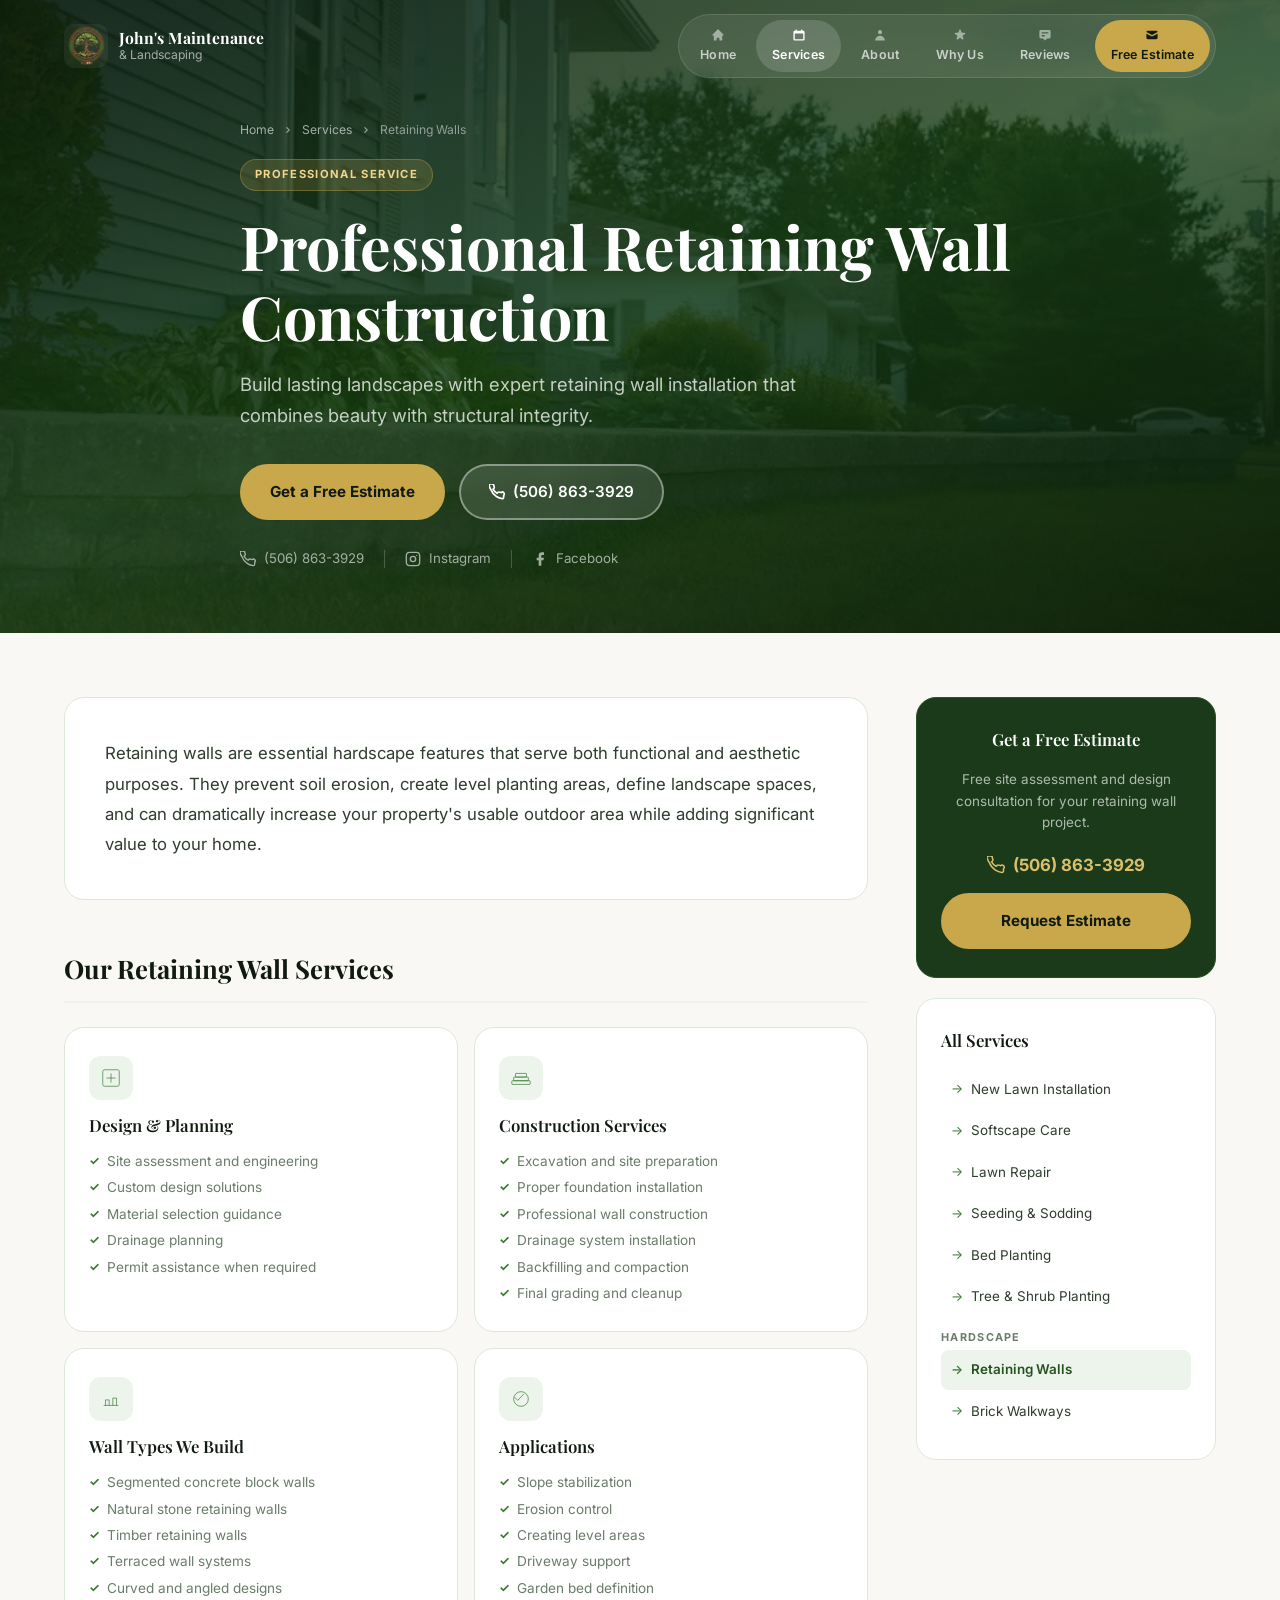
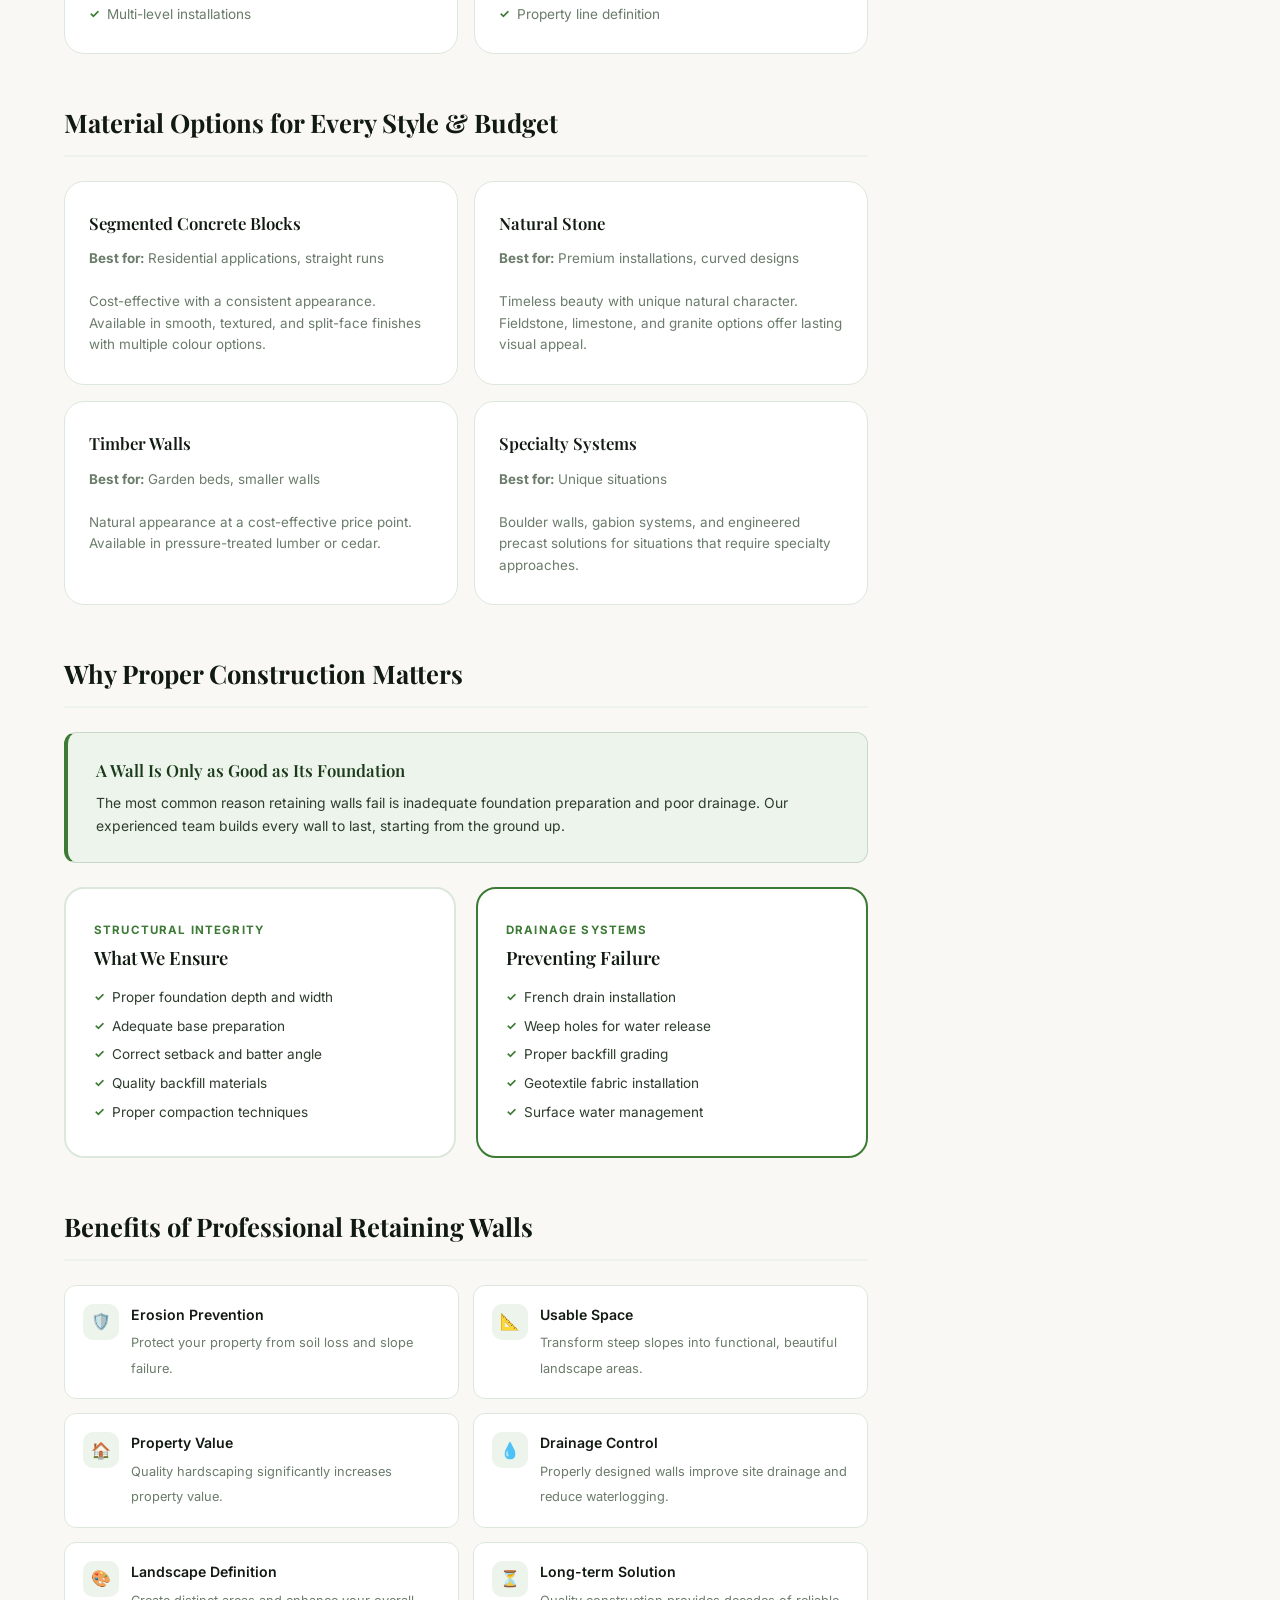
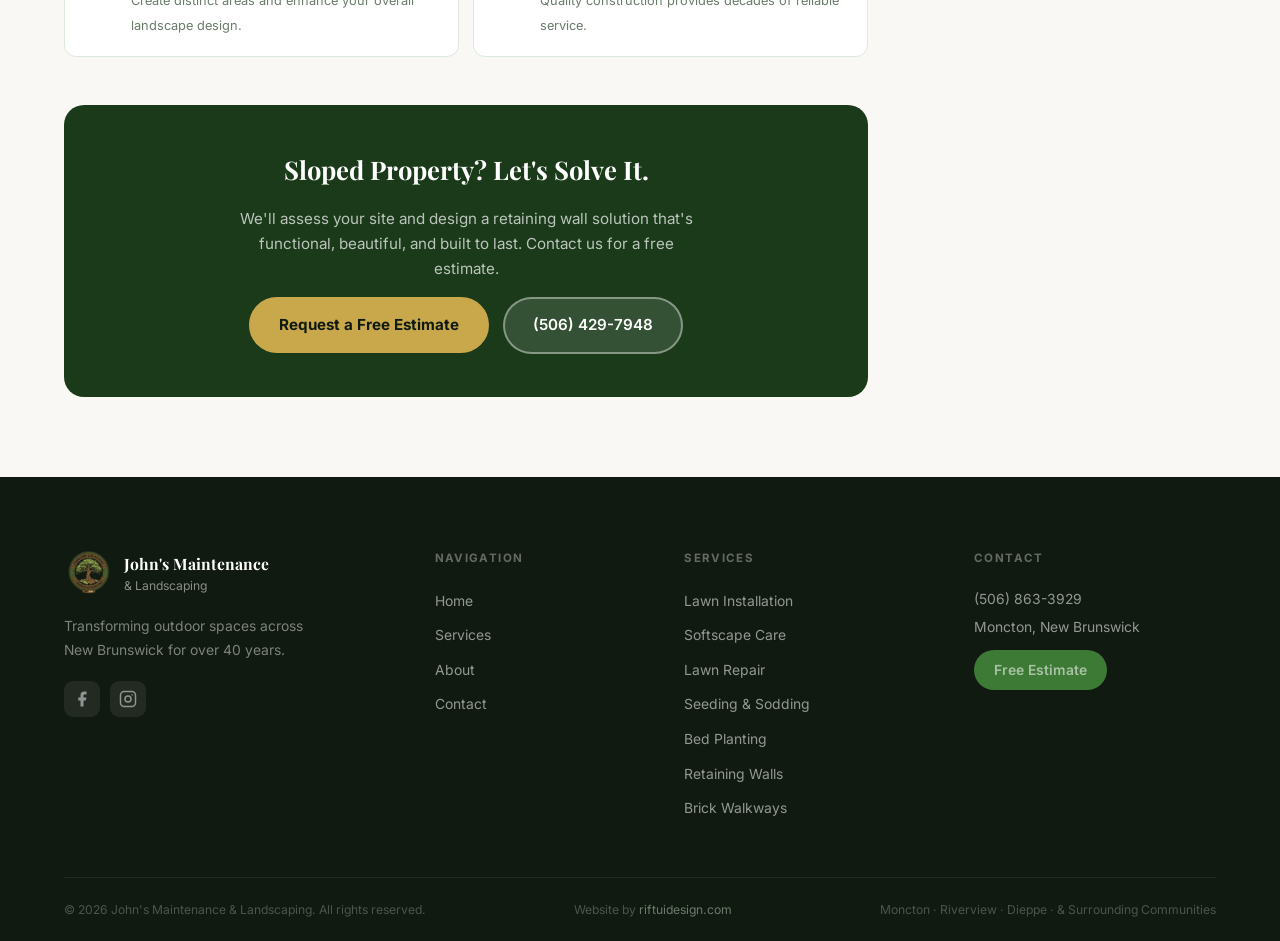
<file: retaining-walls.html>
<!DOCTYPE html>
<html lang="en">
<head>
  <meta charset="UTF-8" /><link rel="icon" type="image/png" href="emblem.png" /><meta name="viewport" content="width=device-width, initial-scale=1.0" />
  <title>Retaining Wall Construction | John's Maintenance & Landscaping</title>
  <meta name="description" content="Professional retaining wall construction in Moncton, NB. Block, natural stone, and timber walls for erosion control and landscape enhancement." />
  <link rel="preconnect" href="https://fonts.googleapis.com" /><link rel="preconnect" href="https://fonts.gstatic.com" crossorigin />
  <link href="https://fonts.googleapis.com/css2?family=Playfair+Display:ital,wght@0,400;0,600;0,700;1,400&family=Inter:wght@300;400;500;600;700&display=swap" rel="stylesheet" />
  <link rel="stylesheet" href="styles.css" /><link rel="stylesheet" href="service.css" />
</head>
<body>
  <header class="site-header scrolled" id="site-header">
    <div class="nav-wrapper"><nav class="nav-container">
      <a href="index.html#home" class="nav-logo"><img src="emblem.png" alt="John's Maintenance & Landscaping" class="logo-img" /><div class="logo-text"><span class="logo-name">John's Maintenance</span><span class="logo-sub">&amp; Landscaping</span></div></a>
      <button class="nav-toggle" id="nav-toggle" aria-label="Toggle menu"><span></span><span></span><span></span></button>
      <ul class="nav-links" id="nav-links">
        <li><a href="index.html#home" class="nav-tab"><svg class="tab-icon" viewBox="0 0 20 20" fill="currentColor"><path d="M10.707 2.293a1 1 0 00-1.414 0l-7 7a1 1 0 001.414 1.414L4 10.414V17a1 1 0 001 1h2a1 1 0 001-1v-2a1 1 0 011-1h2a1 1 0 011 1v2a1 1 0 001 1h2a1 1 0 001-1v-6.586l.293.293a1 1 0 001.414-1.414l-7-7z"/></svg><span>Home</span></a></li>
        <li><a href="index.html#services" class="nav-tab active"><svg class="tab-icon" viewBox="0 0 20 20" fill="currentColor"><path fill-rule="evenodd" d="M6 2a1 1 0 00-1 1v1H4a2 2 0 00-2 2v10a2 2 0 002 2h12a2 2 0 002-2V6a2 2 0 00-2-2h-1V3a1 1 0 10-2 0v1H7V3a1 1 0 00-1-1zM4 8h12v8H4V8z" clip-rule="evenodd"/></svg><span>Services</span></a></li>
        <li><a href="index.html#about" class="nav-tab"><svg class="tab-icon" viewBox="0 0 20 20" fill="currentColor"><path fill-rule="evenodd" d="M10 9a3 3 0 100-6 3 3 0 000 6zm-7 9a7 7 0 1114 0H3z" clip-rule="evenodd"/></svg><span>About</span></a></li>
        <li><a href="index.html#why-us" class="nav-tab"><svg class="tab-icon" viewBox="0 0 20 20" fill="currentColor"><path d="M9.049 2.927c.3-.921 1.603-.921 1.902 0l1.07 3.292a1 1 0 00.95.69h3.462c.969 0 1.371 1.24.588 1.81l-2.8 2.034a1 1 0 00-.364 1.118l1.07 3.292c.3.921-.755 1.688-1.54 1.118l-2.8-2.034a1 1 0 00-1.175 0l-2.8 2.034c-.784.57-1.838-.197-1.539-1.118l1.07-3.292a1 1 0 00-.364-1.118L2.98 8.72c-.783-.57-.38-1.81.588-1.81h3.461a1 1 0 00.951-.69l1.07-3.292z"/></svg><span>Why Us</span></a></li>
        <li><a href="index.html#testimonials" class="nav-tab"><svg class="tab-icon" viewBox="0 0 20 20" fill="currentColor"><path fill-rule="evenodd" d="M18 13V5a2 2 0 00-2-2H4a2 2 0 00-2 2v8a2 2 0 002 2h3l3 3 3-3h3a2 2 0 002-2zM5 7a1 1 0 011-1h8a1 1 0 110 2H6a1 1 0 01-1-1zm1 3a1 1 0 000 2h3a1 1 0 000-2H6z" clip-rule="evenodd"/></svg><span>Reviews</span></a></li>
        <li><a href="index.html#contact" class="nav-tab nav-tab-cta"><svg class="tab-icon" viewBox="0 0 20 20" fill="currentColor"><path d="M2.003 5.884L10 9.882l7.997-3.998A2 2 0 0016 4H4a2 2 0 00-1.997 1.884z"/><path d="M18 8.118l-8 4-8-4V14a2 2 0 002 2h12a2 2 0 002-2V8.118z"/></svg><span>Free Estimate</span></a></li>
      </ul>
    </nav></div>
  </header>

  <section class="service-hero has-photo">
    <div class="service-hero-bg"><img src="Professional Retaining Wall Construction.avif" alt="Professional retaining wall construction" /></div>
    <div class="service-hero-overlay"></div>
    <div class="service-hero-content">
      <div class="service-breadcrumb"><a href="index.html">Home</a><svg viewBox="0 0 20 20" fill="currentColor"><path fill-rule="evenodd" d="M7.293 14.707a1 1 0 010-1.414L10.586 10 7.293 6.707a1 1 0 011.414-1.414l4 4a1 1 0 010 1.414l-4 4a1 1 0 01-1.414 0z" clip-rule="evenodd"/></svg><a href="index.html#services">Services</a><svg viewBox="0 0 20 20" fill="currentColor"><path fill-rule="evenodd" d="M7.293 14.707a1 1 0 010-1.414L10.586 10 7.293 6.707a1 1 0 011.414-1.414l4 4a1 1 0 010 1.414l-4 4a1 1 0 01-1.414 0z" clip-rule="evenodd"/></svg><span>Retaining Walls</span></div>
      <div class="service-hero-tag">Professional Service</div>
      <h1>Professional Retaining Wall Construction</h1>
      <p>Build lasting landscapes with expert retaining wall installation that combines beauty with structural integrity.</p>
      <div class="service-hero-actions"><a href="index.html#contact" class="btn btn-gold">Get a Free Estimate</a><a href="tel:5068633929" class="btn btn-glass"><svg width="16" height="16" viewBox="0 0 24 24" fill="none" stroke="currentColor" stroke-width="2.5"><path d="M22 16.92v3a2 2 0 01-2.18 2 19.79 19.79 0 01-8.63-3.07A19.5 19.5 0 013.07 8.81 19.79 19.79 0 01.12 2.2 2 2 0 012.1 0h3a2 2 0 012 1.72c.127.96.361 1.903.7 2.81a2 2 0 01-.45 2.11L6.09 7.91a16 16 0 006 6l1.27-1.27a2 2 0 012.11-.45c.907.339 1.85.573 2.81.7A2 2 0 0122 16.92z"/></svg>(506) 863-3929</a></div>
      <div class="service-contact-strip"><a href="tel:5068633929" class="scs-item"><svg viewBox="0 0 24 24" fill="none" stroke="currentColor" stroke-width="2"><path d="M22 16.92v3a2 2 0 01-2.18 2 19.79 19.79 0 01-8.63-3.07A19.5 19.5 0 013.07 8.81 19.79 19.79 0 01.12 2.2 2 2 0 012.1 0h3a2 2 0 012 1.72c.127.96.361 1.903.7 2.81a2 2 0 01-.45 2.11L6.09 7.91a16 16 0 006 6l1.27-1.27a2 2 0 012.11-.45c.907.339 1.85.573 2.81.7A2 2 0 0122 16.92z"/></svg>(506) 863-3929</a><div class="scs-sep"></div><a href="https://www.instagram.com/johnsmaintenanceandlandscaping" target="_blank" rel="noopener" class="scs-item"><svg viewBox="0 0 24 24" fill="none" stroke="currentColor" stroke-width="2"><rect x="2" y="2" width="20" height="20" rx="5"/><circle cx="12" cy="12" r="4"/><circle cx="17.5" cy="6.5" r="1" fill="currentColor" stroke="none"/></svg>Instagram</a><div class="scs-sep"></div><a href="https://www.facebook.com/p/Johns-Maintenance-and-Landscaping-100057428621059/" target="_blank" rel="noopener" class="scs-item"><svg viewBox="0 0 24 24" fill="currentColor" width="16" height="16"><path d="M18 2h-3a5 5 0 00-5 5v3H7v4h3v8h4v-8h3l1-4h-4V7a1 1 0 011-1h3z"/></svg>Facebook</a></div>
    </div>
  </section>

  <div class="service-body">
    <div class="service-layout">
      <main class="service-content">
        <div class="sc-intro"><p>Retaining walls are essential hardscape features that serve both functional and aesthetic purposes. They prevent soil erosion, create level planting areas, define landscape spaces, and can dramatically increase your property's usable outdoor area while adding significant value to your home.</p></div>

        <div class="sc-section">
          <h2 class="sc-section-title">Our Retaining Wall Services</h2>
          <div class="sc-grid">
            <div class="sc-card"><div class="sc-card-icon"><svg viewBox="0 0 48 48" fill="none" stroke="currentColor" stroke-width="1.5"><rect x="6" y="6" width="36" height="36" rx="4"/><path d="M14 24h20M24 14v20"/></svg></div><h3>Design &amp; Planning</h3><ul><li>Site assessment and engineering</li><li>Custom design solutions</li><li>Material selection guidance</li><li>Drainage planning</li><li>Permit assistance when required</li></ul></div>
            <div class="sc-card"><div class="sc-card-icon"><svg viewBox="0 0 48 48" fill="none" stroke="currentColor" stroke-width="1.5"><rect x="4" y="30" width="40" height="8" rx="1"/><rect x="8" y="22" width="32" height="8" rx="1"/><rect x="12" y="14" width="24" height="8" rx="1"/></svg></div><h3>Construction Services</h3><ul><li>Excavation and site preparation</li><li>Proper foundation installation</li><li>Professional wall construction</li><li>Drainage system installation</li><li>Backfilling and compaction</li><li>Final grading and cleanup</li></ul></div>
            <div class="sc-card"><div class="sc-card-icon"><svg viewBox="0 0 48 48" fill="none" stroke="currentColor" stroke-width="1.5"><path d="M8 38h32M12 38V26h8v12M28 38V22h8v16"/></svg></div><h3>Wall Types We Build</h3><ul><li>Segmented concrete block walls</li><li>Natural stone retaining walls</li><li>Timber retaining walls</li><li>Terraced wall systems</li><li>Curved and angled designs</li><li>Multi-level installations</li></ul></div>
            <div class="sc-card"><div class="sc-card-icon"><svg viewBox="0 0 48 48" fill="none" stroke="currentColor" stroke-width="1.5"><path d="M10 20l7 7 13-14"/><circle cx="24" cy="24" r="16"/></svg></div><h3>Applications</h3><ul><li>Slope stabilization</li><li>Erosion control</li><li>Creating level areas</li><li>Driveway support</li><li>Garden bed definition</li><li>Property line definition</li></ul></div>
          </div>
        </div>

        <div class="sc-section">
          <h2 class="sc-section-title">Material Options for Every Style &amp; Budget</h2>
          <div class="sc-grid">
            <div class="sc-card"><h3>Segmented Concrete Blocks</h3><p style="font-size:.84rem;color:var(--ink-400);line-height:1.6;"><strong>Best for:</strong> Residential applications, straight runs<br/><br/>Cost-effective with a consistent appearance. Available in smooth, textured, and split-face finishes with multiple colour options.</p></div>
            <div class="sc-card"><h3>Natural Stone</h3><p style="font-size:.84rem;color:var(--ink-400);line-height:1.6;"><strong>Best for:</strong> Premium installations, curved designs<br/><br/>Timeless beauty with unique natural character. Fieldstone, limestone, and granite options offer lasting visual appeal.</p></div>
            <div class="sc-card"><h3>Timber Walls</h3><p style="font-size:.84rem;color:var(--ink-400);line-height:1.6;"><strong>Best for:</strong> Garden beds, smaller walls<br/><br/>Natural appearance at a cost-effective price point. Available in pressure-treated lumber or cedar.</p></div>
            <div class="sc-card"><h3>Specialty Systems</h3><p style="font-size:.84rem;color:var(--ink-400);line-height:1.6;"><strong>Best for:</strong> Unique situations<br/><br/>Boulder walls, gabion systems, and engineered precast solutions for situations that require specialty approaches.</p></div>
          </div>
        </div>

        <div class="sc-section">
          <h2 class="sc-section-title">Why Proper Construction Matters</h2>
          <div class="sc-callout"><h4>A Wall Is Only as Good as Its Foundation</h4><p>The most common reason retaining walls fail is inadequate foundation preparation and poor drainage. Our experienced team builds every wall to last, starting from the ground up.</p></div>
          <div class="sc-compare">
            <div class="sc-compare-card"><h3><span>Structural Integrity</span>What We Ensure</h3><ul><li>Proper foundation depth and width</li><li>Adequate base preparation</li><li>Correct setback and batter angle</li><li>Quality backfill materials</li><li>Proper compaction techniques</li></ul></div>
            <div class="sc-compare-card featured"><h3><span>Drainage Systems</span>Preventing Failure</h3><ul><li>French drain installation</li><li>Weep holes for water release</li><li>Proper backfill grading</li><li>Geotextile fabric installation</li><li>Surface water management</li></ul></div>
          </div>
        </div>

        <div class="sc-section">
          <h2 class="sc-section-title">Benefits of Professional Retaining Walls</h2>
          <div class="sc-benefits">
            <div class="sc-benefit"><div class="sc-benefit-icon">🛡️</div><div><strong>Erosion Prevention</strong><span>Protect your property from soil loss and slope failure.</span></div></div>
            <div class="sc-benefit"><div class="sc-benefit-icon">📐</div><div><strong>Usable Space</strong><span>Transform steep slopes into functional, beautiful landscape areas.</span></div></div>
            <div class="sc-benefit"><div class="sc-benefit-icon">🏠</div><div><strong>Property Value</strong><span>Quality hardscaping significantly increases property value.</span></div></div>
            <div class="sc-benefit"><div class="sc-benefit-icon">💧</div><div><strong>Drainage Control</strong><span>Properly designed walls improve site drainage and reduce waterlogging.</span></div></div>
            <div class="sc-benefit"><div class="sc-benefit-icon">🎨</div><div><strong>Landscape Definition</strong><span>Create distinct areas and enhance your overall landscape design.</span></div></div>
            <div class="sc-benefit"><div class="sc-benefit-icon">⏳</div><div><strong>Long-term Solution</strong><span>Quality construction provides decades of reliable service.</span></div></div>
          </div>
        </div>

        <div class="sc-bottom-cta"><h3>Sloped Property? Let's Solve It.</h3><p>We'll assess your site and design a retaining wall solution that's functional, beautiful, and built to last. Contact us for a free estimate.</p><div class="sc-bottom-cta-btns"><a href="index.html#contact" class="btn btn-gold">Request a Free Estimate</a><a href="tel:5064297948" class="btn btn-glass">(506) 429-7948</a></div></div>
      </main>
      <aside class="service-sidebar">
        <div class="sidebar-card sidebar-cta-card"><h4>Get a Free Estimate</h4><p>Free site assessment and design consultation for your retaining wall project.</p><div class="sidebar-phone"><svg viewBox="0 0 24 24" fill="none" stroke="currentColor" stroke-width="2"><path d="M22 16.92v3a2 2 0 01-2.18 2 19.79 19.79 0 01-8.63-3.07A19.5 19.5 0 013.07 8.81 19.79 19.79 0 01.12 2.2 2 2 0 012.1 0h3a2 2 0 012 1.72c.127.96.361 1.903.7 2.81a2 2 0 01-.45 2.11L6.09 7.91a16 16 0 006 6l1.27-1.27a2 2 0 012.11-.45c.907.339 1.85.573 2.81.7A2 2 0 0122 16.92z"/></svg>(506) 863-3929</div><a href="index.html#contact" class="btn btn-gold btn-full">Request Estimate</a></div>
        <div class="sidebar-card sidebar-services"><h4>All Services</h4><ul><li><a href="lawn-installation.html">New Lawn Installation</a></li><li><a href="softscape-care.html">Softscape Care</a></li><li><a href="lawn-repair.html">Lawn Repair</a></li><li><a href="seeding-sodding.html">Seeding &amp; Sodding</a></li><li><a href="bed-planting.html">Bed Planting</a></li><li><a href="tree-shrub.html">Tree &amp; Shrub Planting</a></li><li class="sidebar-category">Hardscape</li><li><a href="retaining-walls.html" class="current">Retaining Walls</a></li><li><a href="brick-walkways.html">Brick Walkways</a></li></ul></div>
      </aside>
    </div>
  </div>

  <footer class="site-footer"><div class="container"><div class="footer-grid"><div class="footer-brand"><div class="footer-logo-wrap"><img src="emblem.png" alt="John's Maintenance & Landscaping" class="footer-logo" /><div><span class="footer-name">John's Maintenance</span><span class="footer-sub">&amp; Landscaping</span></div></div><p>Transforming outdoor spaces across New Brunswick for over 40 years.</p><div class="social-row"><a href="https://www.facebook.com/p/Johns-Maintenance-and-Landscaping-100057428621059/" class="social-btn" aria-label="Facebook" target="_blank" rel="noopener"><svg width="18" height="18" viewBox="0 0 24 24" fill="currentColor"><path d="M18 2h-3a5 5 0 00-5 5v3H7v4h3v8h4v-8h3l1-4h-4V7a1 1 0 011-1h3z"/></svg></a><a href="https://www.instagram.com/johnsmaintenanceandlandscaping" target="_blank" rel="noopener" class="social-btn" aria-label="Instagram"><svg width="18" height="18" viewBox="0 0 24 24" fill="none" stroke="currentColor" stroke-width="2"><rect x="2" y="2" width="20" height="20" rx="5"/><circle cx="12" cy="12" r="4"/><circle cx="17.5" cy="6.5" r="1" fill="currentColor" stroke="none"/></svg></a></div></div><div class="footer-col"><h4>Navigation</h4><ul><li><a href="index.html">Home</a></li><li><a href="index.html#services">Services</a></li><li><a href="index.html#about">About</a></li><li><a href="index.html#contact">Contact</a></li></ul></div><div class="footer-col"><h4>Services</h4><ul><li><a href="lawn-installation.html">Lawn Installation</a></li><li><a href="softscape-care.html">Softscape Care</a></li><li><a href="lawn-repair.html">Lawn Repair</a></li><li><a href="seeding-sodding.html">Seeding &amp; Sodding</a></li><li><a href="bed-planting.html">Bed Planting</a></li><li><a href="retaining-walls.html">Retaining Walls</a></li><li><a href="brick-walkways.html">Brick Walkways</a></li></ul></div><div class="footer-col"><h4>Contact</h4><p class="fc-item"><a href="tel:5068633929">(506) 863-3929</a></p><p class="fc-item">Moncton, New Brunswick</p><a href="index.html#contact" class="btn-footer-cta">Free Estimate</a></div></div><div class="footer-bottom"><p>&copy; 2026 John's Maintenance &amp; Landscaping. All rights reserved.</p><p>Website by <a href="https://riftuidesign.com" target="_blank" rel="noopener" style="color:var(--ink-400);text-decoration:none;">riftuidesign.com</a></p><p>Moncton &middot; Riverview &middot; Dieppe &middot; &amp; Surrounding Communities</p></div></div></footer>
  <script src="script.js"></script>
</body>
</html>
</file>
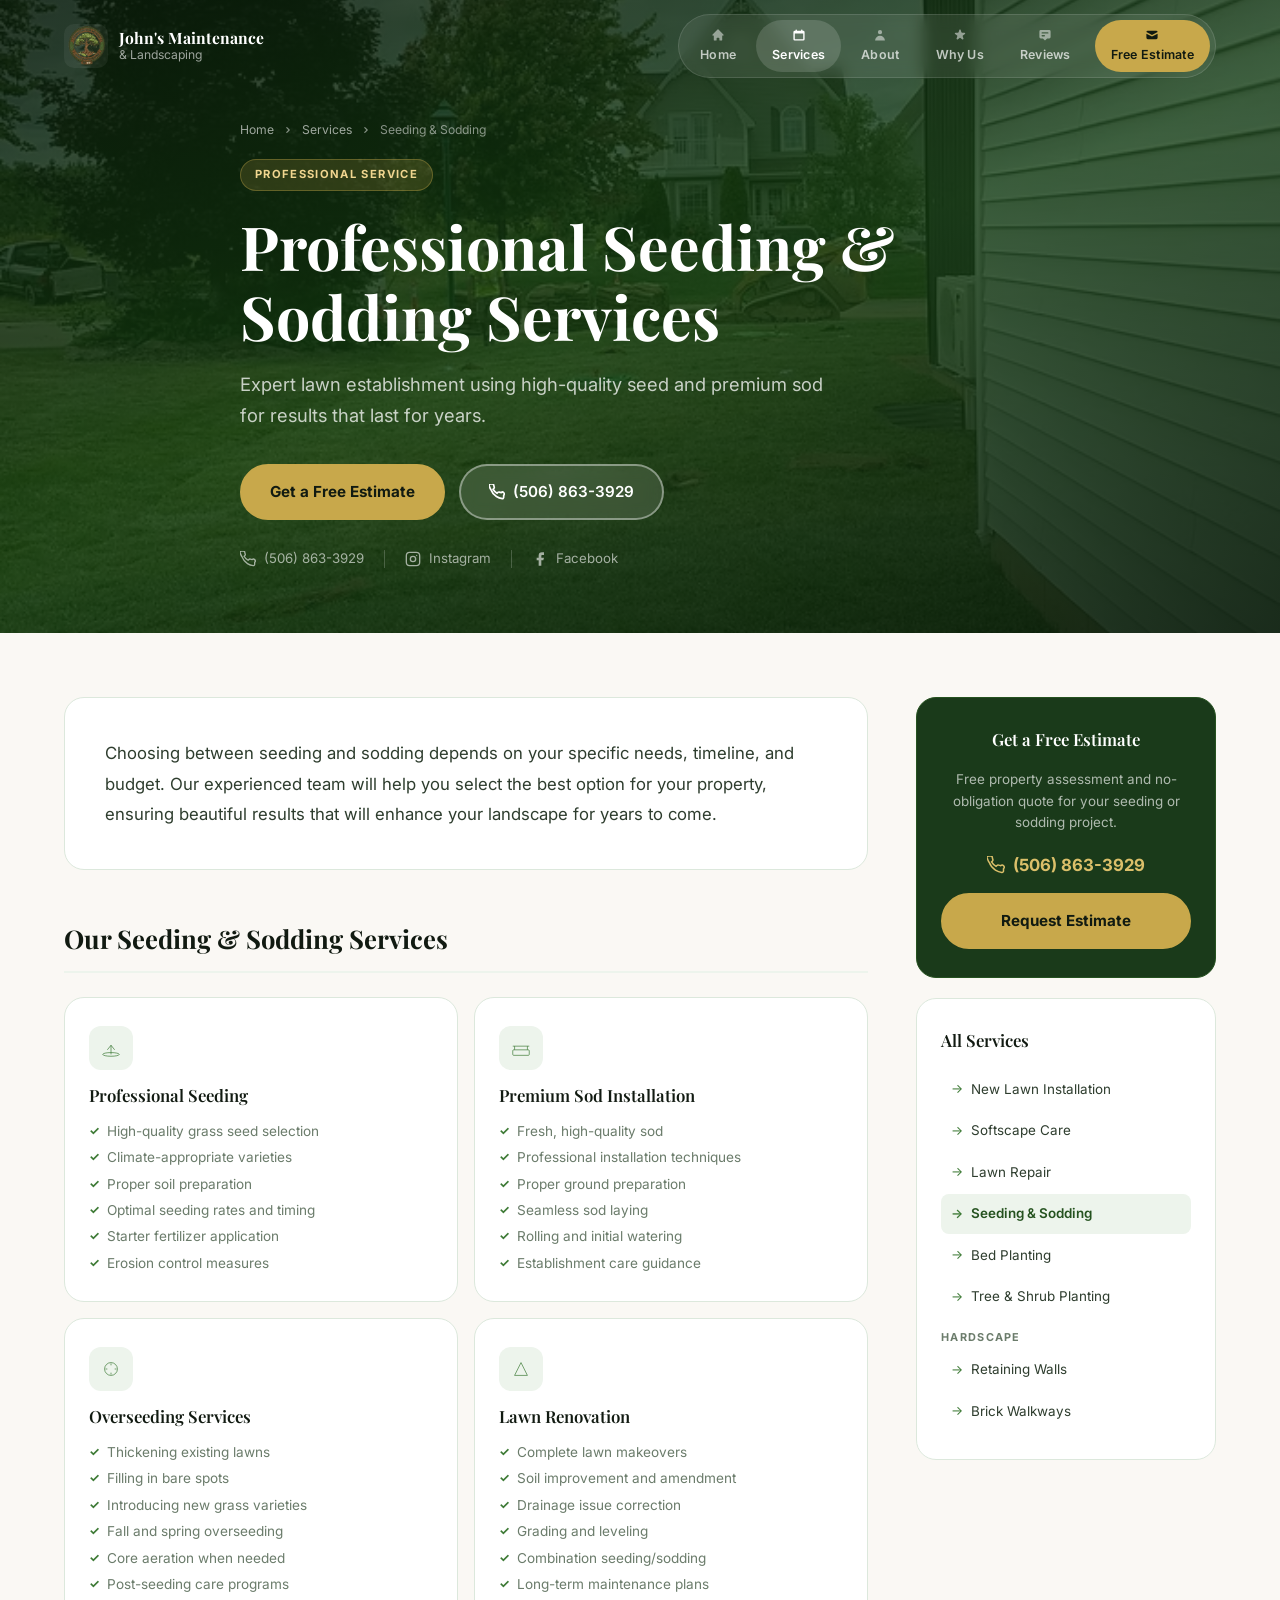
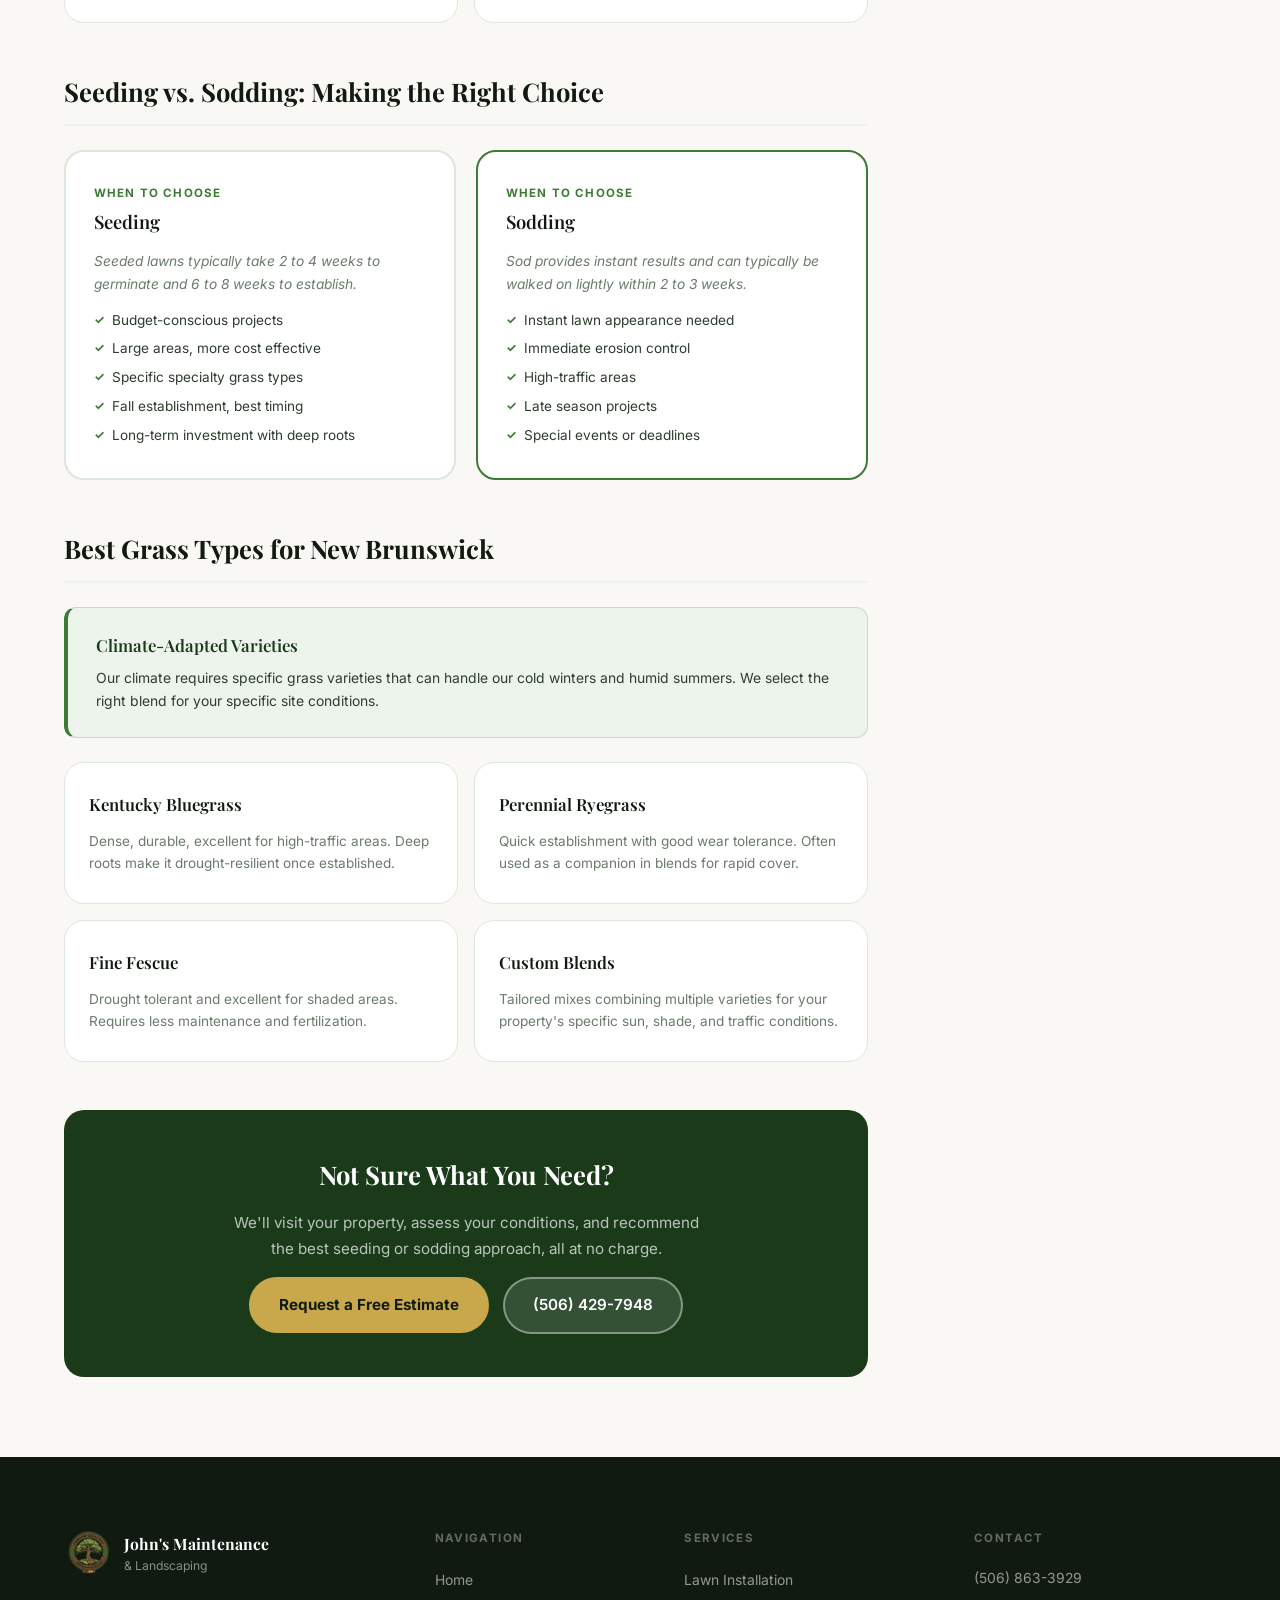
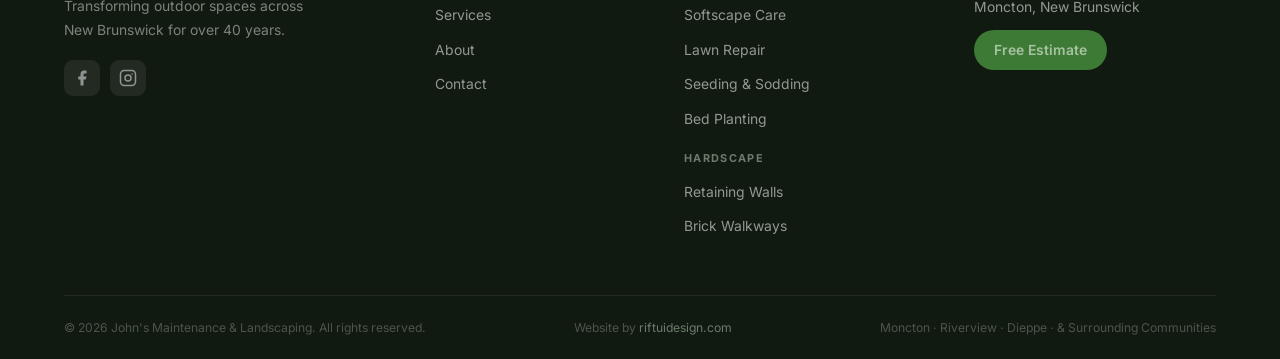
<file: seeding-sodding.html>
<!DOCTYPE html>
<html lang="en">
<head>
  <meta charset="UTF-8" /><link rel="icon" type="image/png" href="emblem.png" /><meta name="viewport" content="width=device-width, initial-scale=1.0" />
  <title>Seeding & Sodding Services | John's Maintenance & Landscaping</title>
  <meta name="description" content="Professional seeding and sodding in Moncton, NB. Expert lawn establishment using high-quality seed and premium sod for lasting results." />
  <link rel="preconnect" href="https://fonts.googleapis.com" /><link rel="preconnect" href="https://fonts.gstatic.com" crossorigin />
  <link href="https://fonts.googleapis.com/css2?family=Playfair+Display:ital,wght@0,400;0,600;0,700;1,400&family=Inter:wght@300;400;500;600;700&display=swap" rel="stylesheet" />
  <link rel="stylesheet" href="styles.css" /><link rel="stylesheet" href="service.css" />
</head>
<body>
  <header class="site-header scrolled" id="site-header">
    <div class="nav-wrapper"><nav class="nav-container">
      <a href="index.html#home" class="nav-logo"><img src="emblem.png" alt="John's Maintenance & Landscaping" class="logo-img" /><div class="logo-text"><span class="logo-name">John's Maintenance</span><span class="logo-sub">&amp; Landscaping</span></div></a>
      <button class="nav-toggle" id="nav-toggle" aria-label="Toggle menu"><span></span><span></span><span></span></button>
      <ul class="nav-links" id="nav-links">
        <li><a href="index.html#home" class="nav-tab"><svg class="tab-icon" viewBox="0 0 20 20" fill="currentColor"><path d="M10.707 2.293a1 1 0 00-1.414 0l-7 7a1 1 0 001.414 1.414L4 10.414V17a1 1 0 001 1h2a1 1 0 001-1v-2a1 1 0 011-1h2a1 1 0 011 1v2a1 1 0 001 1h2a1 1 0 001-1v-6.586l.293.293a1 1 0 001.414-1.414l-7-7z"/></svg><span>Home</span></a></li>
        <li><a href="index.html#services" class="nav-tab active"><svg class="tab-icon" viewBox="0 0 20 20" fill="currentColor"><path fill-rule="evenodd" d="M6 2a1 1 0 00-1 1v1H4a2 2 0 00-2 2v10a2 2 0 002 2h12a2 2 0 002-2V6a2 2 0 00-2-2h-1V3a1 1 0 10-2 0v1H7V3a1 1 0 00-1-1zM4 8h12v8H4V8z" clip-rule="evenodd"/></svg><span>Services</span></a></li>
        <li><a href="index.html#about" class="nav-tab"><svg class="tab-icon" viewBox="0 0 20 20" fill="currentColor"><path fill-rule="evenodd" d="M10 9a3 3 0 100-6 3 3 0 000 6zm-7 9a7 7 0 1114 0H3z" clip-rule="evenodd"/></svg><span>About</span></a></li>
        <li><a href="index.html#why-us" class="nav-tab"><svg class="tab-icon" viewBox="0 0 20 20" fill="currentColor"><path d="M9.049 2.927c.3-.921 1.603-.921 1.902 0l1.07 3.292a1 1 0 00.95.69h3.462c.969 0 1.371 1.24.588 1.81l-2.8 2.034a1 1 0 00-.364 1.118l1.07 3.292c.3.921-.755 1.688-1.54 1.118l-2.8-2.034a1 1 0 00-1.175 0l-2.8 2.034c-.784.57-1.838-.197-1.539-1.118l1.07-3.292a1 1 0 00-.364-1.118L2.98 8.72c-.783-.57-.38-1.81.588-1.81h3.461a1 1 0 00.951-.69l1.07-3.292z"/></svg><span>Why Us</span></a></li>
        <li><a href="index.html#testimonials" class="nav-tab"><svg class="tab-icon" viewBox="0 0 20 20" fill="currentColor"><path fill-rule="evenodd" d="M18 13V5a2 2 0 00-2-2H4a2 2 0 00-2 2v8a2 2 0 002 2h3l3 3 3-3h3a2 2 0 002-2zM5 7a1 1 0 011-1h8a1 1 0 110 2H6a1 1 0 01-1-1zm1 3a1 1 0 000 2h3a1 1 0 000-2H6z" clip-rule="evenodd"/></svg><span>Reviews</span></a></li>
        <li><a href="index.html#contact" class="nav-tab nav-tab-cta"><svg class="tab-icon" viewBox="0 0 20 20" fill="currentColor"><path d="M2.003 5.884L10 9.882l7.997-3.998A2 2 0 0016 4H4a2 2 0 00-1.997 1.884z"/><path d="M18 8.118l-8 4-8-4V14a2 2 0 002 2h12a2 2 0 002-2V8.118z"/></svg><span>Free Estimate</span></a></li>
      </ul>
    </nav></div>
  </header>

  <section class="service-hero has-photo">
    <div class="service-hero-bg"><img src="Professional Seeding & Sodding Services.avif" alt="Professional seeding and sodding services" /></div>
    <div class="service-hero-overlay"></div>
    <div class="service-hero-content">
      <div class="service-breadcrumb"><a href="index.html">Home</a><svg viewBox="0 0 20 20" fill="currentColor"><path fill-rule="evenodd" d="M7.293 14.707a1 1 0 010-1.414L10.586 10 7.293 6.707a1 1 0 011.414-1.414l4 4a1 1 0 010 1.414l-4 4a1 1 0 01-1.414 0z" clip-rule="evenodd"/></svg><a href="index.html#services">Services</a><svg viewBox="0 0 20 20" fill="currentColor"><path fill-rule="evenodd" d="M7.293 14.707a1 1 0 010-1.414L10.586 10 7.293 6.707a1 1 0 011.414-1.414l4 4a1 1 0 010 1.414l-4 4a1 1 0 01-1.414 0z" clip-rule="evenodd"/></svg><span>Seeding &amp; Sodding</span></div>
      <div class="service-hero-tag">Professional Service</div>
      <h1>Professional Seeding &amp; Sodding Services</h1>
      <p>Expert lawn establishment using high-quality seed and premium sod for results that last for years.</p>
      <div class="service-hero-actions"><a href="index.html#contact" class="btn btn-gold">Get a Free Estimate</a><a href="tel:5068633929" class="btn btn-glass"><svg width="16" height="16" viewBox="0 0 24 24" fill="none" stroke="currentColor" stroke-width="2.5"><path d="M22 16.92v3a2 2 0 01-2.18 2 19.79 19.79 0 01-8.63-3.07A19.5 19.5 0 013.07 8.81 19.79 19.79 0 01.12 2.2 2 2 0 012.1 0h3a2 2 0 012 1.72c.127.96.361 1.903.7 2.81a2 2 0 01-.45 2.11L6.09 7.91a16 16 0 006 6l1.27-1.27a2 2 0 012.11-.45c.907.339 1.85.573 2.81.7A2 2 0 0122 16.92z"/></svg>(506) 863-3929</a></div>
      <div class="service-contact-strip"><a href="tel:5068633929" class="scs-item"><svg viewBox="0 0 24 24" fill="none" stroke="currentColor" stroke-width="2"><path d="M22 16.92v3a2 2 0 01-2.18 2 19.79 19.79 0 01-8.63-3.07A19.5 19.5 0 013.07 8.81 19.79 19.79 0 01.12 2.2 2 2 0 012.1 0h3a2 2 0 012 1.72c.127.96.361 1.903.7 2.81a2 2 0 01-.45 2.11L6.09 7.91a16 16 0 006 6l1.27-1.27a2 2 0 012.11-.45c.907.339 1.85.573 2.81.7A2 2 0 0122 16.92z"/></svg>(506) 863-3929</a><div class="scs-sep"></div><a href="https://www.instagram.com/johnsmaintenanceandlandscaping" target="_blank" rel="noopener" class="scs-item"><svg viewBox="0 0 24 24" fill="none" stroke="currentColor" stroke-width="2"><rect x="2" y="2" width="20" height="20" rx="5"/><circle cx="12" cy="12" r="4"/><circle cx="17.5" cy="6.5" r="1" fill="currentColor" stroke="none"/></svg>Instagram</a><div class="scs-sep"></div><a href="https://www.facebook.com/p/Johns-Maintenance-and-Landscaping-100057428621059/" target="_blank" rel="noopener" class="scs-item"><svg viewBox="0 0 24 24" fill="currentColor" width="16" height="16"><path d="M18 2h-3a5 5 0 00-5 5v3H7v4h3v8h4v-8h3l1-4h-4V7a1 1 0 011-1h3z"/></svg>Facebook</a></div>
    </div>
  </section>

  <div class="service-body">
    <div class="service-layout">
      <main class="service-content">
        <div class="sc-intro"><p>Choosing between seeding and sodding depends on your specific needs, timeline, and budget. Our experienced team will help you select the best option for your property, ensuring beautiful results that will enhance your landscape for years to come.</p></div>

        <div class="sc-section">
          <h2 class="sc-section-title">Our Seeding &amp; Sodding Services</h2>
          <div class="sc-grid">
            <div class="sc-card"><div class="sc-card-icon"><svg viewBox="0 0 48 48" fill="none" stroke="currentColor" stroke-width="1.5"><ellipse cx="24" cy="38" rx="18" ry="4"/><path d="M24 38V18M16 28l8-10 8 10"/></svg></div><h3>Professional Seeding</h3><ul><li>High-quality grass seed selection</li><li>Climate-appropriate varieties</li><li>Proper soil preparation</li><li>Optimal seeding rates and timing</li><li>Starter fertilizer application</li><li>Erosion control measures</li></ul></div>
            <div class="sc-card"><div class="sc-card-icon"><svg viewBox="0 0 48 48" fill="none" stroke="currentColor" stroke-width="1.5"><rect x="6" y="28" width="36" height="12" rx="2"/><path d="M10 28V20M38 28V20M6 20h36"/></svg></div><h3>Premium Sod Installation</h3><ul><li>Fresh, high-quality sod</li><li>Professional installation techniques</li><li>Proper ground preparation</li><li>Seamless sod laying</li><li>Rolling and initial watering</li><li>Establishment care guidance</li></ul></div>
            <div class="sc-card"><div class="sc-card-icon"><svg viewBox="0 0 48 48" fill="none" stroke="currentColor" stroke-width="1.5"><circle cx="24" cy="24" r="14"/><path d="M24 12v4M24 32v4M12 24h4M32 24h4"/></svg></div><h3>Overseeding Services</h3><ul><li>Thickening existing lawns</li><li>Filling in bare spots</li><li>Introducing new grass varieties</li><li>Fall and spring overseeding</li><li>Core aeration when needed</li><li>Post-seeding care programs</li></ul></div>
            <div class="sc-card"><div class="sc-card-icon"><svg viewBox="0 0 48 48" fill="none" stroke="currentColor" stroke-width="1.5"><path d="M10 38L24 10l14 28H10z"/></svg></div><h3>Lawn Renovation</h3><ul><li>Complete lawn makeovers</li><li>Soil improvement and amendment</li><li>Drainage issue correction</li><li>Grading and leveling</li><li>Combination seeding/sodding</li><li>Long-term maintenance plans</li></ul></div>
          </div>
        </div>

        <div class="sc-section">
          <h2 class="sc-section-title">Seeding vs. Sodding: Making the Right Choice</h2>
          <div class="sc-compare">
            <div class="sc-compare-card">
              <h3><span>When to Choose</span>Seeding</h3>
              <p>Seeded lawns typically take 2 to 4 weeks to germinate and 6 to 8 weeks to establish.</p>
              <ul><li>Budget-conscious projects</li><li>Large areas, more cost effective</li><li>Specific specialty grass types</li><li>Fall establishment, best timing</li><li>Long-term investment with deep roots</li></ul>
            </div>
            <div class="sc-compare-card featured">
              <h3><span>When to Choose</span>Sodding</h3>
              <p>Sod provides instant results and can typically be walked on lightly within 2 to 3 weeks.</p>
              <ul><li>Instant lawn appearance needed</li><li>Immediate erosion control</li><li>High-traffic areas</li><li>Late season projects</li><li>Special events or deadlines</li></ul>
            </div>
          </div>
        </div>

        <div class="sc-section">
          <h2 class="sc-section-title">Best Grass Types for New Brunswick</h2>
          <div class="sc-callout"><h4>Climate-Adapted Varieties</h4><p>Our climate requires specific grass varieties that can handle our cold winters and humid summers. We select the right blend for your specific site conditions.</p></div>
          <div class="sc-grid">
            <div class="sc-card"><h3>Kentucky Bluegrass</h3><p style="font-size:.85rem;color:var(--ink-400);line-height:1.65;">Dense, durable, excellent for high-traffic areas. Deep roots make it drought-resilient once established.</p></div>
            <div class="sc-card"><h3>Perennial Ryegrass</h3><p style="font-size:.85rem;color:var(--ink-400);line-height:1.65;">Quick establishment with good wear tolerance. Often used as a companion in blends for rapid cover.</p></div>
            <div class="sc-card"><h3>Fine Fescue</h3><p style="font-size:.85rem;color:var(--ink-400);line-height:1.65;">Drought tolerant and excellent for shaded areas. Requires less maintenance and fertilization.</p></div>
            <div class="sc-card"><h3>Custom Blends</h3><p style="font-size:.85rem;color:var(--ink-400);line-height:1.65;">Tailored mixes combining multiple varieties for your property's specific sun, shade, and traffic conditions.</p></div>
          </div>
        </div>

        <div class="sc-bottom-cta"><h3>Not Sure What You Need?</h3><p>We'll visit your property, assess your conditions, and recommend the best seeding or sodding approach, all at no charge.</p><div class="sc-bottom-cta-btns"><a href="index.html#contact" class="btn btn-gold">Request a Free Estimate</a><a href="tel:5064297948" class="btn btn-glass">(506) 429-7948</a></div></div>
      </main>
      <aside class="service-sidebar">
        <div class="sidebar-card sidebar-cta-card"><h4>Get a Free Estimate</h4><p>Free property assessment and no-obligation quote for your seeding or sodding project.</p><div class="sidebar-phone"><svg viewBox="0 0 24 24" fill="none" stroke="currentColor" stroke-width="2"><path d="M22 16.92v3a2 2 0 01-2.18 2 19.79 19.79 0 01-8.63-3.07A19.5 19.5 0 013.07 8.81 19.79 19.79 0 01.12 2.2 2 2 0 012.1 0h3a2 2 0 012 1.72c.127.96.361 1.903.7 2.81a2 2 0 01-.45 2.11L6.09 7.91a16 16 0 006 6l1.27-1.27a2 2 0 012.11-.45c.907.339 1.85.573 2.81.7A2 2 0 0122 16.92z"/></svg>(506) 863-3929</div><a href="index.html#contact" class="btn btn-gold btn-full">Request Estimate</a></div>
        <div class="sidebar-card sidebar-services"><h4>All Services</h4><ul><li><a href="lawn-installation.html">New Lawn Installation</a></li><li><a href="softscape-care.html">Softscape Care</a></li><li><a href="lawn-repair.html">Lawn Repair</a></li><li><a href="seeding-sodding.html" class="current">Seeding &amp; Sodding</a></li><li><a href="bed-planting.html">Bed Planting</a></li><li><a href="tree-shrub.html">Tree &amp; Shrub Planting</a></li><li class="sidebar-category">Hardscape</li><li><a href="retaining-walls.html">Retaining Walls</a></li><li><a href="brick-walkways.html">Brick Walkways</a></li></ul></div>
      </aside>
    </div>
  </div>

  <footer class="site-footer"><div class="container"><div class="footer-grid"><div class="footer-brand"><div class="footer-logo-wrap"><img src="emblem.png" alt="John's Maintenance & Landscaping" class="footer-logo" /><div><span class="footer-name">John's Maintenance</span><span class="footer-sub">&amp; Landscaping</span></div></div><p>Transforming outdoor spaces across New Brunswick for over 40 years.</p><div class="social-row"><a href="https://www.facebook.com/p/Johns-Maintenance-and-Landscaping-100057428621059/" class="social-btn" aria-label="Facebook" target="_blank" rel="noopener"><svg width="18" height="18" viewBox="0 0 24 24" fill="currentColor"><path d="M18 2h-3a5 5 0 00-5 5v3H7v4h3v8h4v-8h3l1-4h-4V7a1 1 0 011-1h3z"/></svg></a><a href="https://www.instagram.com/johnsmaintenanceandlandscaping" target="_blank" rel="noopener" class="social-btn" aria-label="Instagram"><svg width="18" height="18" viewBox="0 0 24 24" fill="none" stroke="currentColor" stroke-width="2"><rect x="2" y="2" width="20" height="20" rx="5"/><circle cx="12" cy="12" r="4"/><circle cx="17.5" cy="6.5" r="1" fill="currentColor" stroke="none"/></svg></a></div></div><div class="footer-col"><h4>Navigation</h4><ul><li><a href="index.html">Home</a></li><li><a href="index.html#services">Services</a></li><li><a href="index.html#about">About</a></li><li><a href="index.html#contact">Contact</a></li></ul></div><div class="footer-col"><h4>Services</h4><ul><li><a href="lawn-installation.html">Lawn Installation</a></li><li><a href="softscape-care.html">Softscape Care</a></li><li><a href="lawn-repair.html">Lawn Repair</a></li><li><a href="seeding-sodding.html">Seeding &amp; Sodding</a></li><li><a href="bed-planting.html">Bed Planting</a></li><li class="sidebar-category">Hardscape</li><li><a href="retaining-walls.html">Retaining Walls</a></li><li><a href="brick-walkways.html">Brick Walkways</a></li></ul></div><div class="footer-col"><h4>Contact</h4><p class="fc-item"><a href="tel:5068633929">(506) 863-3929</a></p><p class="fc-item">Moncton, New Brunswick</p><a href="index.html#contact" class="btn-footer-cta">Free Estimate</a></div></div><div class="footer-bottom"><p>&copy; 2026 John's Maintenance &amp; Landscaping. All rights reserved.</p><p>Website by <a href="https://riftuidesign.com" target="_blank" rel="noopener" style="color:var(--ink-400);text-decoration:none;">riftuidesign.com</a></p><p>Moncton &middot; Riverview &middot; Dieppe &middot; &amp; Surrounding Communities</p></div></div></footer>
  <script src="script.js"></script>
</body>
</html>
</file>
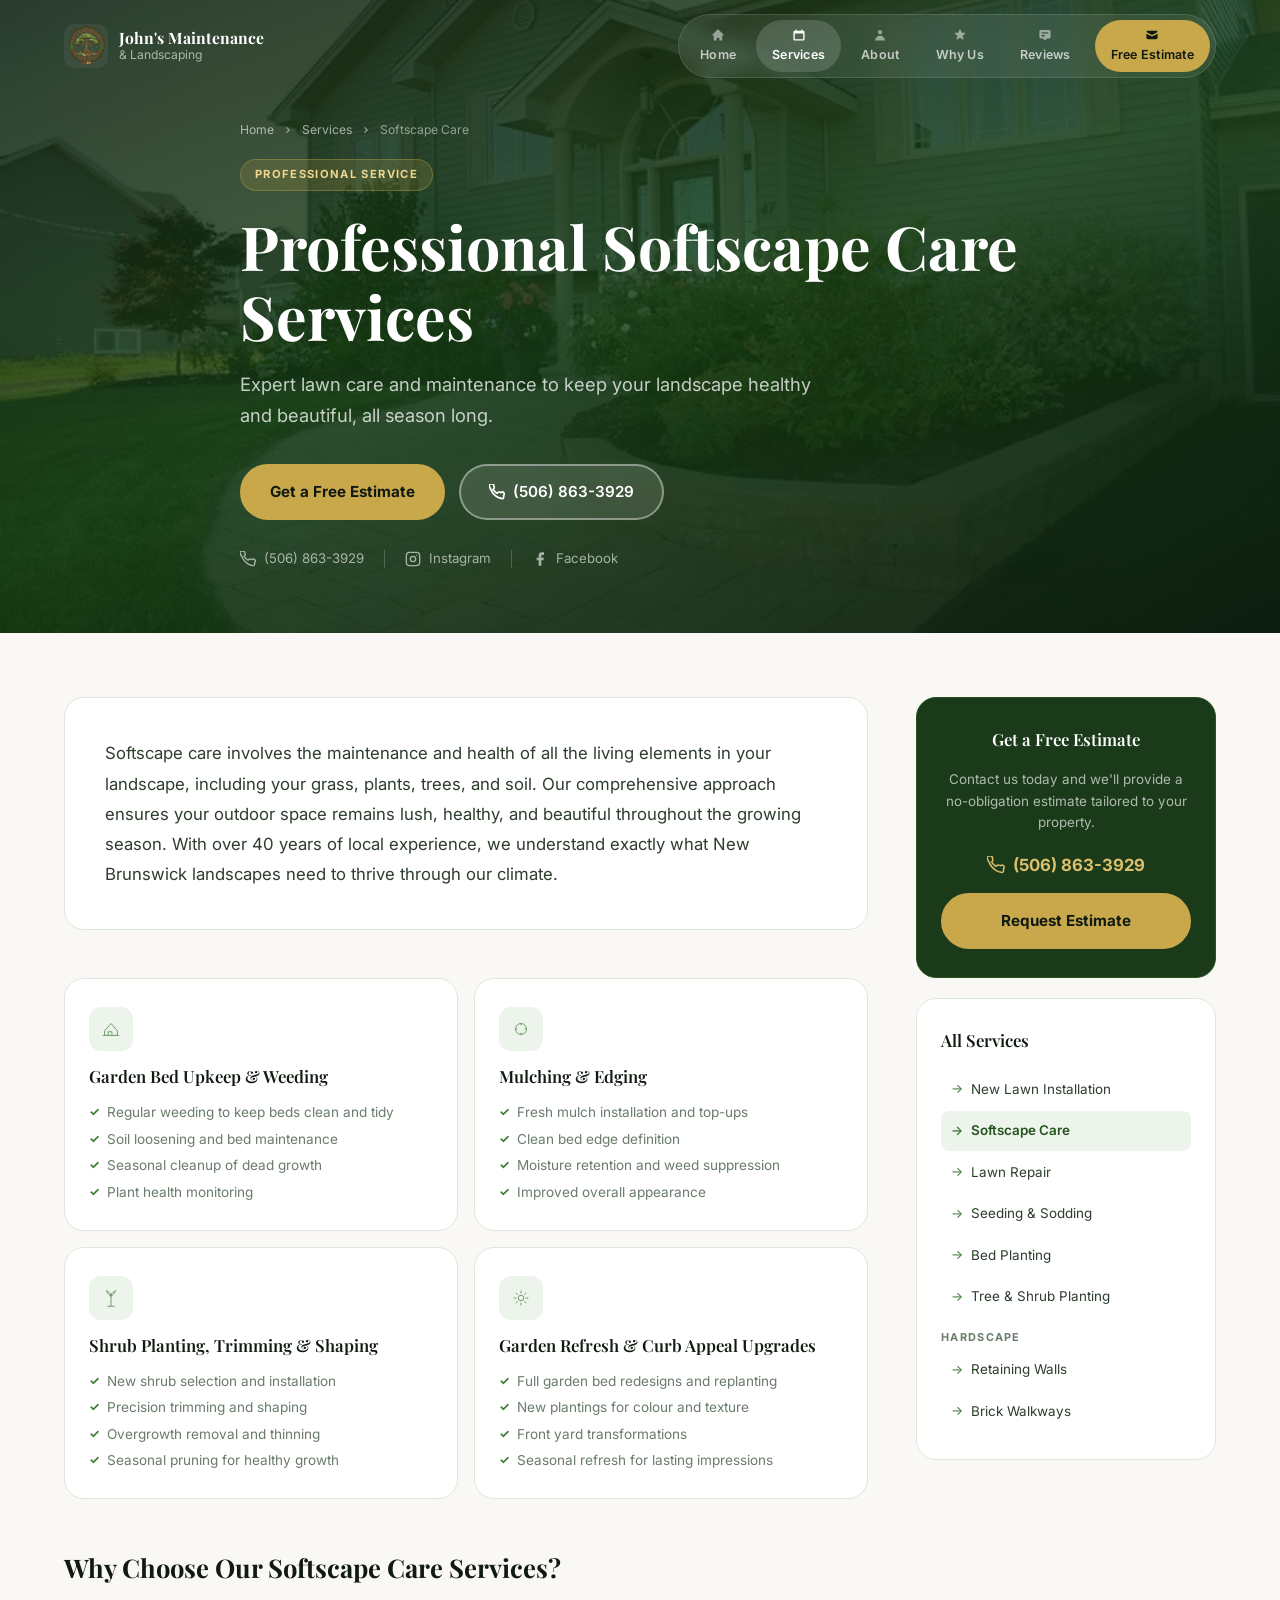
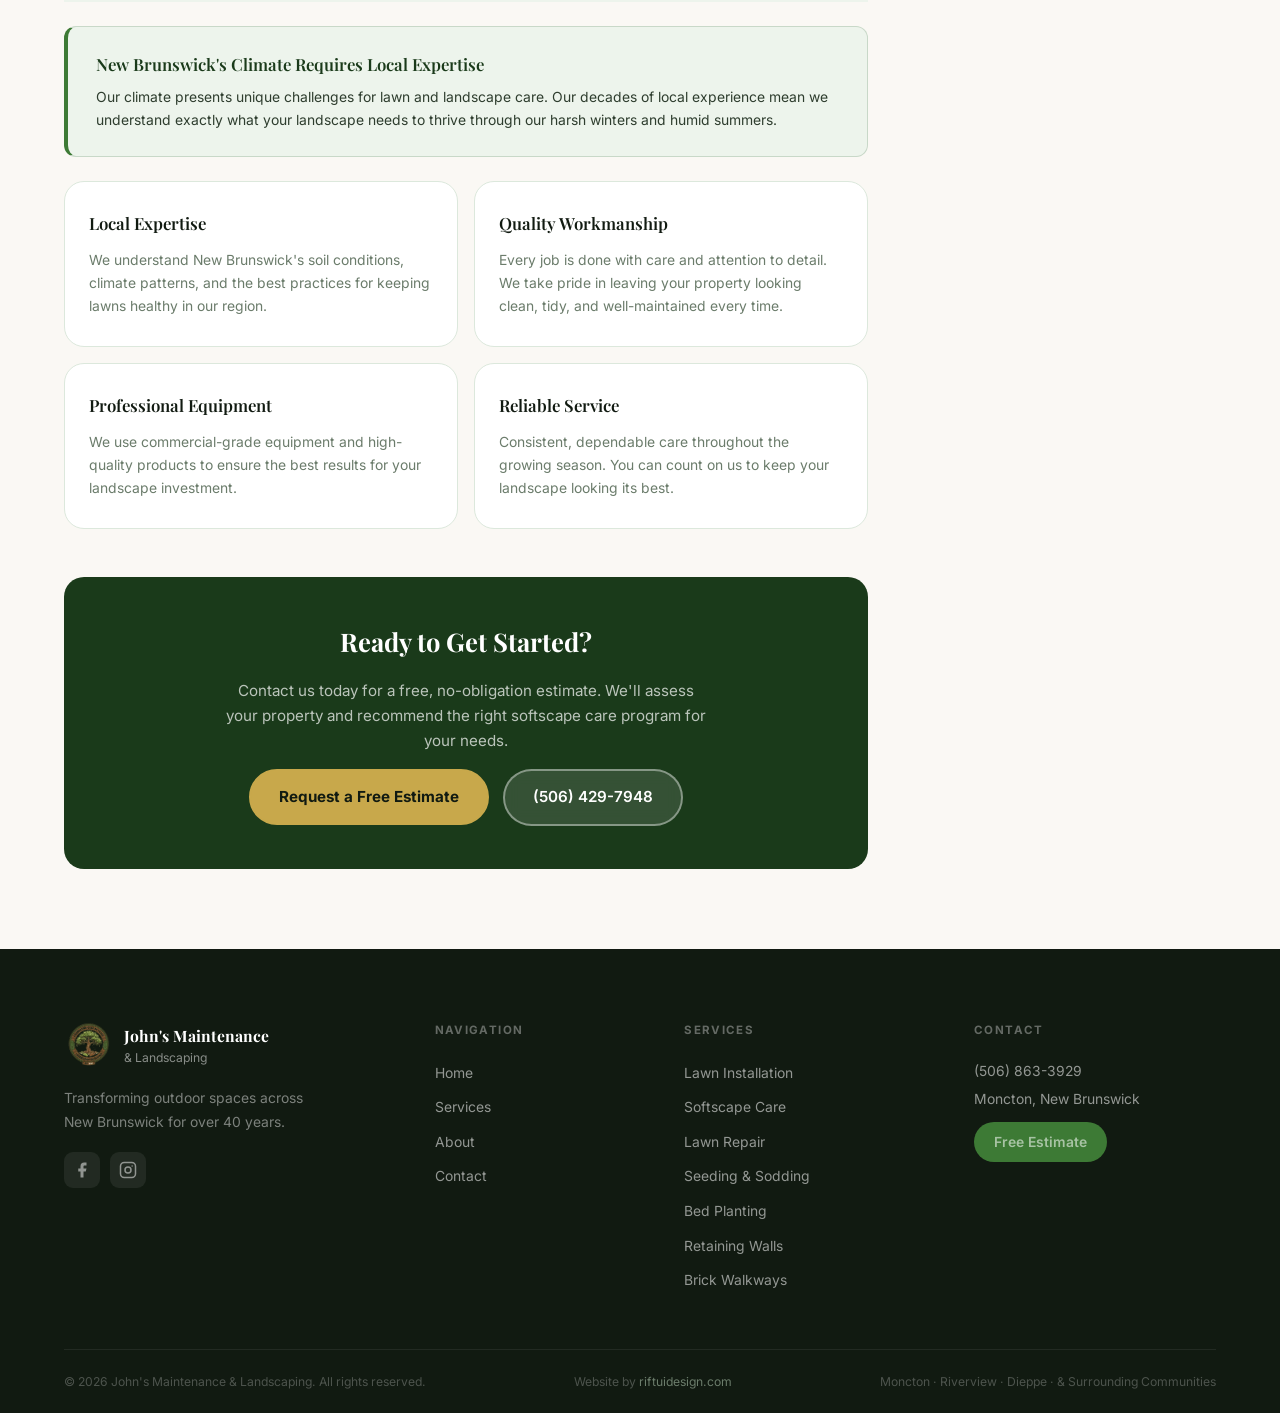
<file: softscape-care.html>
<!DOCTYPE html>
<html lang="en">
<head>
  <meta charset="UTF-8" /><link rel="icon" type="image/png" href="emblem.png" />
  <meta name="viewport" content="width=device-width, initial-scale=1.0" />
  <title>Softscape Care Services | John's Maintenance & Landscaping</title>
  <meta name="description" content="Expert softscape care and lawn maintenance in Moncton, NB. Over 40 years of experience keeping New Brunswick landscapes healthy and beautiful." />
  <link rel="preconnect" href="https://fonts.googleapis.com" />
  <link rel="preconnect" href="https://fonts.gstatic.com" crossorigin />
  <link href="https://fonts.googleapis.com/css2?family=Playfair+Display:ital,wght@0,400;0,600;0,700;1,400&family=Inter:wght@300;400;500;600;700&display=swap" rel="stylesheet" />
  <link rel="stylesheet" href="styles.css" />
  <link rel="stylesheet" href="service.css" />
</head>
<body>

  <!-- NAV -->
  <header class="site-header scrolled" id="site-header">
    <div class="nav-wrapper">
      <nav class="nav-container">
        <a href="index.html#home" class="nav-logo">
          <img src="emblem.png" alt="John's Maintenance & Landscaping" class="logo-img" />
          <div class="logo-text">
            <span class="logo-name">John's Maintenance</span>
            <span class="logo-sub">&amp; Landscaping</span>
          </div>
        </a>
        <button class="nav-toggle" id="nav-toggle" aria-label="Toggle menu"><span></span><span></span><span></span></button>
        <ul class="nav-links" id="nav-links">
          <li><a href="index.html#home" class="nav-tab"><svg class="tab-icon" viewBox="0 0 20 20" fill="currentColor"><path d="M10.707 2.293a1 1 0 00-1.414 0l-7 7a1 1 0 001.414 1.414L4 10.414V17a1 1 0 001 1h2a1 1 0 001-1v-2a1 1 0 011-1h2a1 1 0 011 1v2a1 1 0 001 1h2a1 1 0 001-1v-6.586l.293.293a1 1 0 001.414-1.414l-7-7z"/></svg><span>Home</span></a></li>
          <li><a href="index.html#services" class="nav-tab active"><svg class="tab-icon" viewBox="0 0 20 20" fill="currentColor"><path fill-rule="evenodd" d="M6 2a1 1 0 00-1 1v1H4a2 2 0 00-2 2v10a2 2 0 002 2h12a2 2 0 002-2V6a2 2 0 00-2-2h-1V3a1 1 0 10-2 0v1H7V3a1 1 0 00-1-1zM4 8h12v8H4V8z" clip-rule="evenodd"/></svg><span>Services</span></a></li>
          <li><a href="index.html#about" class="nav-tab"><svg class="tab-icon" viewBox="0 0 20 20" fill="currentColor"><path fill-rule="evenodd" d="M10 9a3 3 0 100-6 3 3 0 000 6zm-7 9a7 7 0 1114 0H3z" clip-rule="evenodd"/></svg><span>About</span></a></li>
          <li><a href="index.html#why-us" class="nav-tab"><svg class="tab-icon" viewBox="0 0 20 20" fill="currentColor"><path d="M9.049 2.927c.3-.921 1.603-.921 1.902 0l1.07 3.292a1 1 0 00.95.69h3.462c.969 0 1.371 1.24.588 1.81l-2.8 2.034a1 1 0 00-.364 1.118l1.07 3.292c.3.921-.755 1.688-1.54 1.118l-2.8-2.034a1 1 0 00-1.175 0l-2.8 2.034c-.784.57-1.838-.197-1.539-1.118l1.07-3.292a1 1 0 00-.364-1.118L2.98 8.72c-.783-.57-.38-1.81.588-1.81h3.461a1 1 0 00.951-.69l1.07-3.292z"/></svg><span>Why Us</span></a></li>
          <li><a href="index.html#testimonials" class="nav-tab"><svg class="tab-icon" viewBox="0 0 20 20" fill="currentColor"><path fill-rule="evenodd" d="M18 13V5a2 2 0 00-2-2H4a2 2 0 00-2 2v8a2 2 0 002 2h3l3 3 3-3h3a2 2 0 002-2zM5 7a1 1 0 011-1h8a1 1 0 110 2H6a1 1 0 01-1-1zm1 3a1 1 0 000 2h3a1 1 0 000-2H6z" clip-rule="evenodd"/></svg><span>Reviews</span></a></li>
          <li><a href="index.html#contact" class="nav-tab nav-tab-cta"><svg class="tab-icon" viewBox="0 0 20 20" fill="currentColor"><path d="M2.003 5.884L10 9.882l7.997-3.998A2 2 0 0016 4H4a2 2 0 00-1.997 1.884z"/><path d="M18 8.118l-8 4-8-4V14a2 2 0 002 2h12a2 2 0 002-2V8.118z"/></svg><span>Free Estimate</span></a></li>
        </ul>
      </nav>
    </div>
  </header>

  <!-- HERO -->
  <section class="service-hero has-photo">
    <div class="service-hero-bg"><img src="sofscapecareservices.avif" alt="Softscape care services" /></div>
    <div class="service-hero-overlay"></div>
    <div class="service-hero-content">
      <div class="service-breadcrumb">
        <a href="index.html">Home</a>
        <svg viewBox="0 0 20 20" fill="currentColor"><path fill-rule="evenodd" d="M7.293 14.707a1 1 0 010-1.414L10.586 10 7.293 6.707a1 1 0 011.414-1.414l4 4a1 1 0 010 1.414l-4 4a1 1 0 01-1.414 0z" clip-rule="evenodd"/></svg>
        <a href="index.html#services">Services</a>
        <svg viewBox="0 0 20 20" fill="currentColor"><path fill-rule="evenodd" d="M7.293 14.707a1 1 0 010-1.414L10.586 10 7.293 6.707a1 1 0 011.414-1.414l4 4a1 1 0 010 1.414l-4 4a1 1 0 01-1.414 0z" clip-rule="evenodd"/></svg>
        <span>Softscape Care</span>
      </div>
      <div class="service-hero-tag">Professional Service</div>
      <h1>Professional Softscape Care Services</h1>
      <p>Expert lawn care and maintenance to keep your landscape healthy and beautiful, all season long.</p>
      <div class="service-hero-actions">
        <a href="index.html#contact" class="btn btn-gold">Get a Free Estimate</a>
        <a href="tel:5068633929" class="btn btn-glass">
          <svg width="16" height="16" viewBox="0 0 24 24" fill="none" stroke="currentColor" stroke-width="2.5"><path d="M22 16.92v3a2 2 0 01-2.18 2 19.79 19.79 0 01-8.63-3.07A19.5 19.5 0 013.07 8.81 19.79 19.79 0 01.12 2.2 2 2 0 012.1 0h3a2 2 0 012 1.72c.127.96.361 1.903.7 2.81a2 2 0 01-.45 2.11L6.09 7.91a16 16 0 006 6l1.27-1.27a2 2 0 012.11-.45c.907.339 1.85.573 2.81.7A2 2 0 0122 16.92z"/></svg>
          (506) 863-3929
        </a>
      </div>
      <div class="service-contact-strip">
        <a href="tel:5068633929" class="scs-item"><svg viewBox="0 0 24 24" fill="none" stroke="currentColor" stroke-width="2"><path d="M22 16.92v3a2 2 0 01-2.18 2 19.79 19.79 0 01-8.63-3.07A19.5 19.5 0 013.07 8.81 19.79 19.79 0 01.12 2.2 2 2 0 012.1 0h3a2 2 0 012 1.72c.127.96.361 1.903.7 2.81a2 2 0 01-.45 2.11L6.09 7.91a16 16 0 006 6l1.27-1.27a2 2 0 012.11-.45c.907.339 1.85.573 2.81.7A2 2 0 0122 16.92z"/></svg>(506) 863-3929</a>
        <div class="scs-sep"></div>
        <a href="https://www.instagram.com/johnsmaintenanceandlandscaping" target="_blank" rel="noopener" class="scs-item"><svg viewBox="0 0 24 24" fill="none" stroke="currentColor" stroke-width="2"><rect x="2" y="2" width="20" height="20" rx="5"/><circle cx="12" cy="12" r="4"/><circle cx="17.5" cy="6.5" r="1" fill="currentColor" stroke="none"/></svg>Instagram</a>
        <div class="scs-sep"></div>
        <a href="https://www.facebook.com/p/Johns-Maintenance-and-Landscaping-100057428621059/" target="_blank" rel="noopener" class="scs-item"><svg viewBox="0 0 24 24" fill="currentColor" width="16" height="16"><path d="M18 2h-3a5 5 0 00-5 5v3H7v4h3v8h4v-8h3l1-4h-4V7a1 1 0 011-1h3z"/></svg>Facebook</a>
      </div>
    </div>
  </section>

  <!-- BODY -->
  <div class="service-body">
    <div class="service-layout">
      <main class="service-content">

        <div class="sc-intro">
          <p>Softscape care involves the maintenance and health of all the living elements in your landscape, including your grass, plants, trees, and soil. Our comprehensive approach ensures your outdoor space remains lush, healthy, and beautiful throughout the growing season. With over 40 years of local experience, we understand exactly what New Brunswick landscapes need to thrive through our climate.</p>
        </div>

        <div class="sc-section">
          <div class="sc-grid">
            <div class="sc-card">
              <div class="sc-card-icon"><svg viewBox="0 0 48 48" fill="none" stroke="currentColor" stroke-width="1.5"><path d="M6 38h36M10 38V28l14-16 14 16v10"/><path d="M18 38v-8h8v8"/></svg></div>
              <h3>Garden Bed Upkeep & Weeding</h3>
              <ul>
                <li>Regular weeding to keep beds clean and tidy</li>
                <li>Soil loosening and bed maintenance</li>
                <li>Seasonal cleanup of dead growth</li>
                <li>Plant health monitoring</li>
              </ul>
            </div>
            <div class="sc-card">
              <div class="sc-card-icon"><svg viewBox="0 0 48 48" fill="none" stroke="currentColor" stroke-width="1.5"><circle cx="24" cy="24" r="12"/><path d="M24 12v4M24 32v4M12 24h4M32 24h4"/></svg></div>
              <h3>Mulching & Edging</h3>
              <ul>
                <li>Fresh mulch installation and top-ups</li>
                <li>Clean bed edge definition</li>
                <li>Moisture retention and weed suppression</li>
                <li>Improved overall appearance</li>
              </ul>
            </div>
            <div class="sc-card">
              <div class="sc-card-icon"><svg viewBox="0 0 48 48" fill="none" stroke="currentColor" stroke-width="1.5"><path d="M24 42V20M24 20c0-8-10-12-10-12s2 8 10 12M24 20c0-8 10-12 10-12s-2 8-10 12M16 42h16"/></svg></div>
              <h3>Shrub Planting, Trimming & Shaping</h3>
              <ul>
                <li>New shrub selection and installation</li>
                <li>Precision trimming and shaping</li>
                <li>Overgrowth removal and thinning</li>
                <li>Seasonal pruning for healthy growth</li>
              </ul>
            </div>
            <div class="sc-card">
              <div class="sc-card-icon"><svg viewBox="0 0 48 48" fill="none" stroke="currentColor" stroke-width="1.5"><path d="M24 8v6M24 34v6M8 24h6M34 24h6M12.7 12.7l4.24 4.24M31.06 31.06l4.24 4.24M12.7 35.3l4.24-4.24M31.06 16.94l4.24-4.24"/><circle cx="24" cy="24" r="6"/></svg></div>
              <h3>Garden Refresh & Curb Appeal Upgrades</h3>
              <ul>
                <li>Full garden bed redesigns and replanting</li>
                <li>New plantings for colour and texture</li>
                <li>Front yard transformations</li>
                <li>Seasonal refresh for lasting impressions</li>
              </ul>
            </div>
          </div>
        </div>

        <div class="sc-section">
          <h2 class="sc-section-title">Why Choose Our Softscape Care Services?</h2>
          <div class="sc-callout">
            <h4>New Brunswick's Climate Requires Local Expertise</h4>
            <p>Our climate presents unique challenges for lawn and landscape care. Our decades of local experience mean we understand exactly what your landscape needs to thrive through our harsh winters and humid summers.</p>
          </div>
          <div class="sc-grid">
            <div class="sc-card">
              <h3>Local Expertise</h3>
              <p style="font-size:.87rem;color:var(--ink-400);line-height:1.65;">We understand New Brunswick's soil conditions, climate patterns, and the best practices for keeping lawns healthy in our region.</p>
            </div>
            <div class="sc-card">
              <h3>Quality Workmanship</h3>
              <p style="font-size:.87rem;color:var(--ink-400);line-height:1.65;">Every job is done with care and attention to detail. We take pride in leaving your property looking clean, tidy, and well-maintained every time.</p>
            </div>
            <div class="sc-card">
              <h3>Professional Equipment</h3>
              <p style="font-size:.87rem;color:var(--ink-400);line-height:1.65;">We use commercial-grade equipment and high-quality products to ensure the best results for your landscape investment.</p>
            </div>
            <div class="sc-card">
              <h3>Reliable Service</h3>
              <p style="font-size:.87rem;color:var(--ink-400);line-height:1.65;">Consistent, dependable care throughout the growing season. You can count on us to keep your landscape looking its best.</p>
            </div>
          </div>
        </div>

        <div class="sc-bottom-cta">
          <h3>Ready to Get Started?</h3>
          <p>Contact us today for a free, no-obligation estimate. We'll assess your property and recommend the right softscape care program for your needs.</p>
          <div class="sc-bottom-cta-btns">
            <a href="index.html#contact" class="btn btn-gold">Request a Free Estimate</a>
            <a href="tel:5064297948" class="btn btn-glass">(506) 429-7948</a>
          </div>
        </div>

      </main>
      <aside class="service-sidebar">
        <div class="sidebar-card sidebar-cta-card">
          <h4>Get a Free Estimate</h4>
          <p>Contact us today and we'll provide a no-obligation estimate tailored to your property.</p>
          <div class="sidebar-phone"><svg viewBox="0 0 24 24" fill="none" stroke="currentColor" stroke-width="2"><path d="M22 16.92v3a2 2 0 01-2.18 2 19.79 19.79 0 01-8.63-3.07A19.5 19.5 0 013.07 8.81 19.79 19.79 0 01.12 2.2 2 2 0 012.1 0h3a2 2 0 012 1.72c.127.96.361 1.903.7 2.81a2 2 0 01-.45 2.11L6.09 7.91a16 16 0 006 6l1.27-1.27a2 2 0 012.11-.45c.907.339 1.85.573 2.81.7A2 2 0 0122 16.92z"/></svg>(506) 863-3929</div>
          <a href="index.html#contact" class="btn btn-gold btn-full">Request Estimate</a>
        </div>
        <div class="sidebar-card sidebar-services">
          <h4>All Services</h4>
          <ul>
            <li><a href="lawn-installation.html">New Lawn Installation</a></li>
            <li><a href="softscape-care.html" class="current">Softscape Care</a></li>
            <li><a href="lawn-repair.html">Lawn Repair</a></li>
            <li><a href="seeding-sodding.html">Seeding &amp; Sodding</a></li>
            <li><a href="bed-planting.html">Bed Planting</a></li>
            <li><a href="tree-shrub.html">Tree &amp; Shrub Planting</a></li>
            <li class="sidebar-category">Hardscape</li>
            <li><a href="retaining-walls.html">Retaining Walls</a></li>
            <li><a href="brick-walkways.html">Brick Walkways</a></li>
          </ul>
        </div>
      </aside>
    </div>
  </div>

  <!-- FOOTER -->
  <footer class="site-footer">
    <div class="container">
      <div class="footer-grid">
        <div class="footer-brand">
          <div class="footer-logo-wrap"><img src="emblem.png" alt="John's Maintenance & Landscaping" class="footer-logo" /><div><span class="footer-name">John's Maintenance</span><span class="footer-sub">&amp; Landscaping</span></div></div>
          <p>Transforming outdoor spaces across New Brunswick for over 40 years.</p>
          <div class="social-row"><a href="https://www.facebook.com/p/Johns-Maintenance-and-Landscaping-100057428621059/" class="social-btn" aria-label="Facebook" target="_blank" rel="noopener"><svg width="18" height="18" viewBox="0 0 24 24" fill="currentColor"><path d="M18 2h-3a5 5 0 00-5 5v3H7v4h3v8h4v-8h3l1-4h-4V7a1 1 0 011-1h3z"/></svg></a><a href="https://www.instagram.com/johnsmaintenanceandlandscaping" target="_blank" rel="noopener" class="social-btn" aria-label="Instagram"><svg width="18" height="18" viewBox="0 0 24 24" fill="none" stroke="currentColor" stroke-width="2"><rect x="2" y="2" width="20" height="20" rx="5"/><circle cx="12" cy="12" r="4"/><circle cx="17.5" cy="6.5" r="1" fill="currentColor" stroke="none"/></svg></a></div>
        </div>
        <div class="footer-col"><h4>Navigation</h4><ul><li><a href="index.html">Home</a></li><li><a href="index.html#services">Services</a></li><li><a href="index.html#about">About</a></li><li><a href="index.html#contact">Contact</a></li></ul></div>
        <div class="footer-col"><h4>Services</h4><ul><li><a href="lawn-installation.html">Lawn Installation</a></li><li><a href="softscape-care.html">Softscape Care</a></li><li><a href="lawn-repair.html">Lawn Repair</a></li><li><a href="seeding-sodding.html">Seeding &amp; Sodding</a></li><li><a href="bed-planting.html">Bed Planting</a></li><li><a href="retaining-walls.html">Retaining Walls</a></li><li><a href="brick-walkways.html">Brick Walkways</a></li></ul></div>
        <div class="footer-col"><h4>Contact</h4><p class="fc-item"><a href="tel:5068633929">(506) 863-3929</a></p><p class="fc-item">Moncton, New Brunswick</p><a href="index.html#contact" class="btn-footer-cta">Free Estimate</a></div>
      </div>
      <div class="footer-bottom"><p>&copy; 2026 John's Maintenance &amp; Landscaping. All rights reserved.</p><p>Website by <a href="https://riftuidesign.com" target="_blank" rel="noopener" style="color:var(--ink-400);text-decoration:none;">riftuidesign.com</a></p><p>Moncton &middot; Riverview &middot; Dieppe &middot; &amp; Surrounding Communities</p></div>
    </div>
  </footer>
  <script src="script.js"></script>
</body>
</html>
</file>
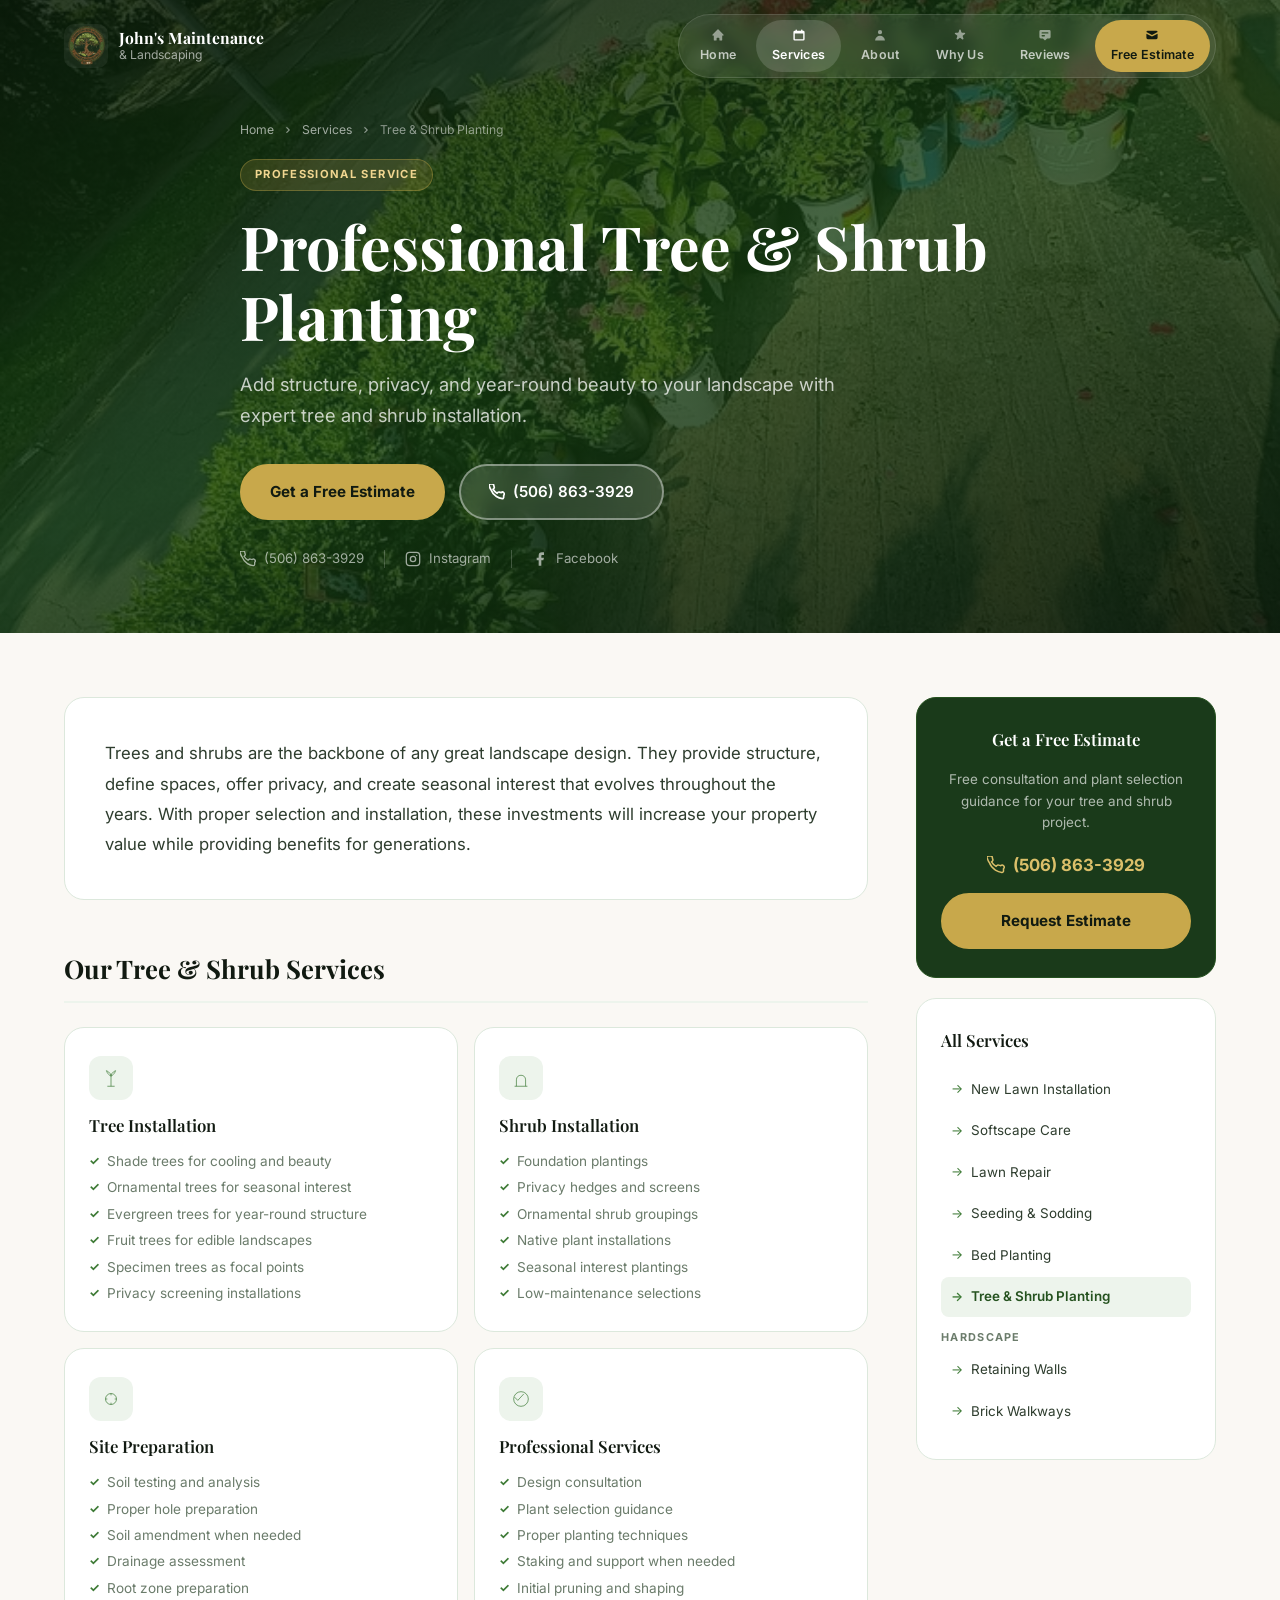
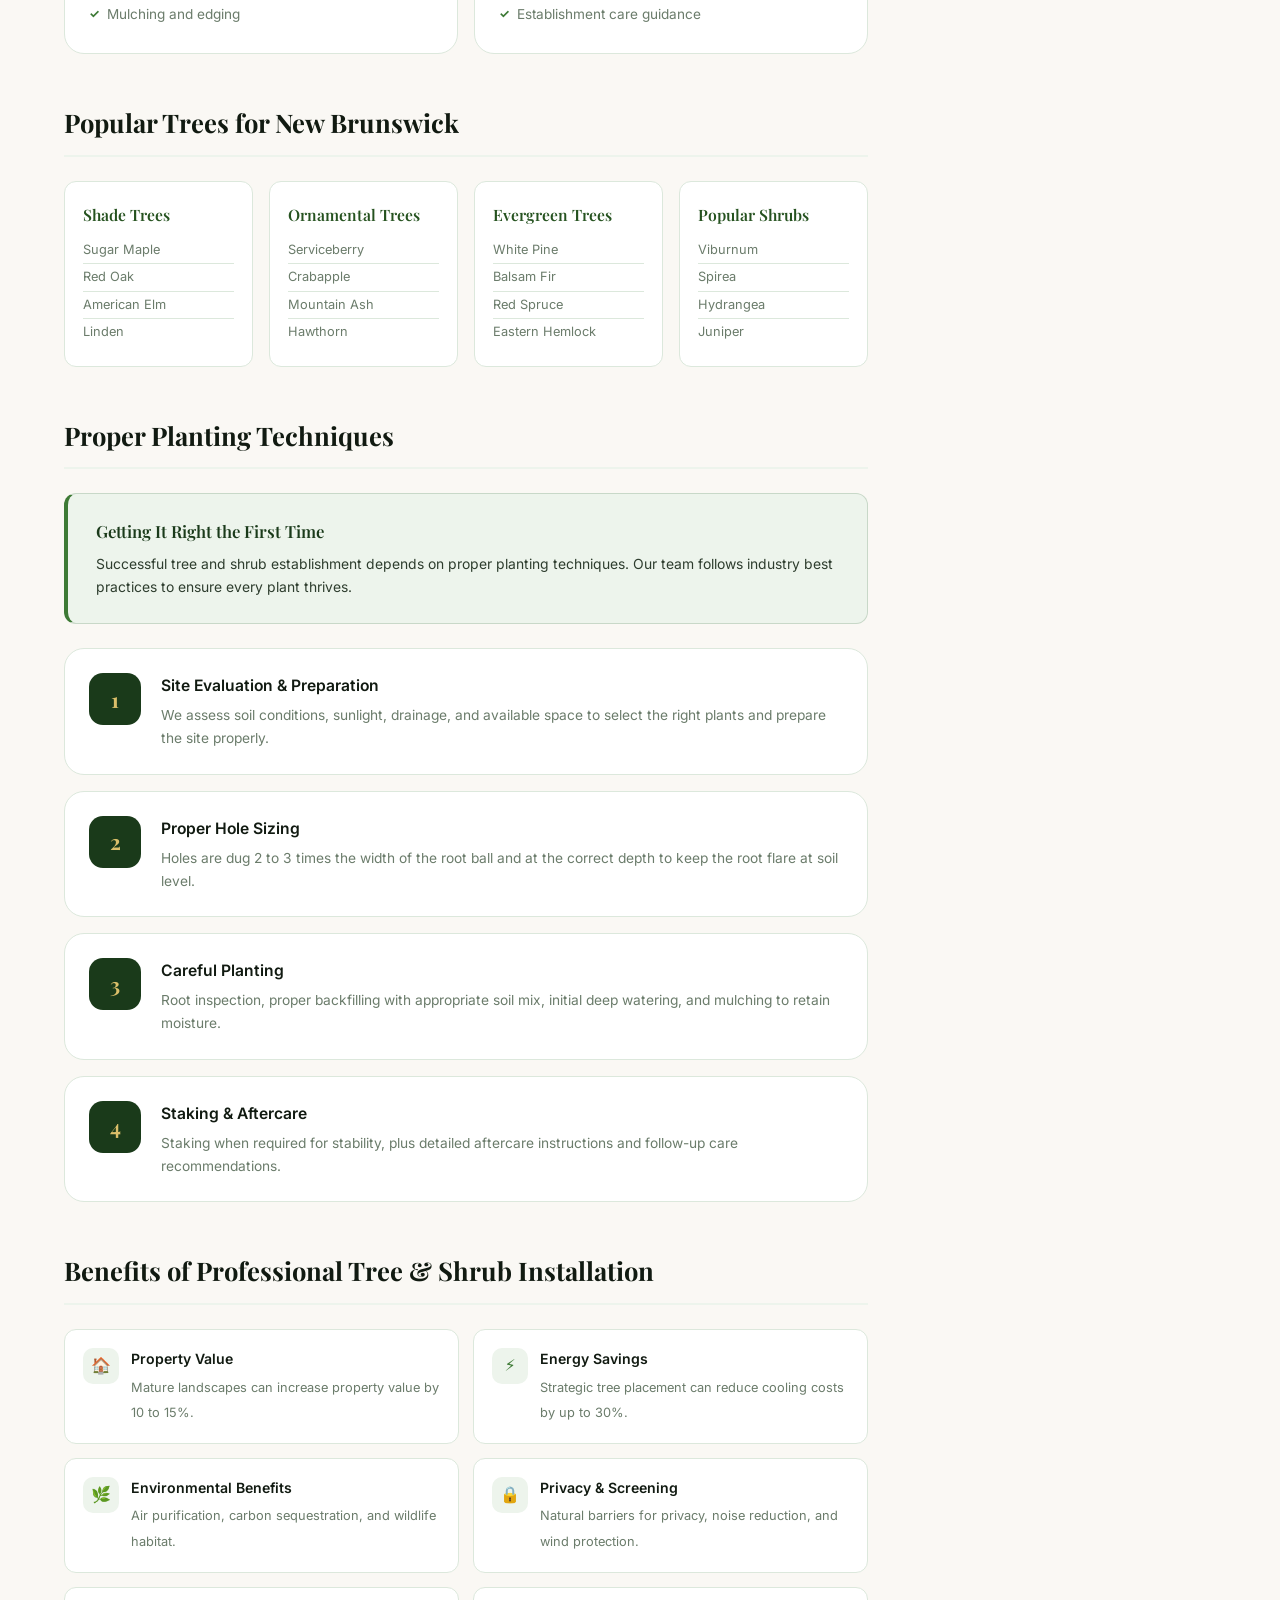
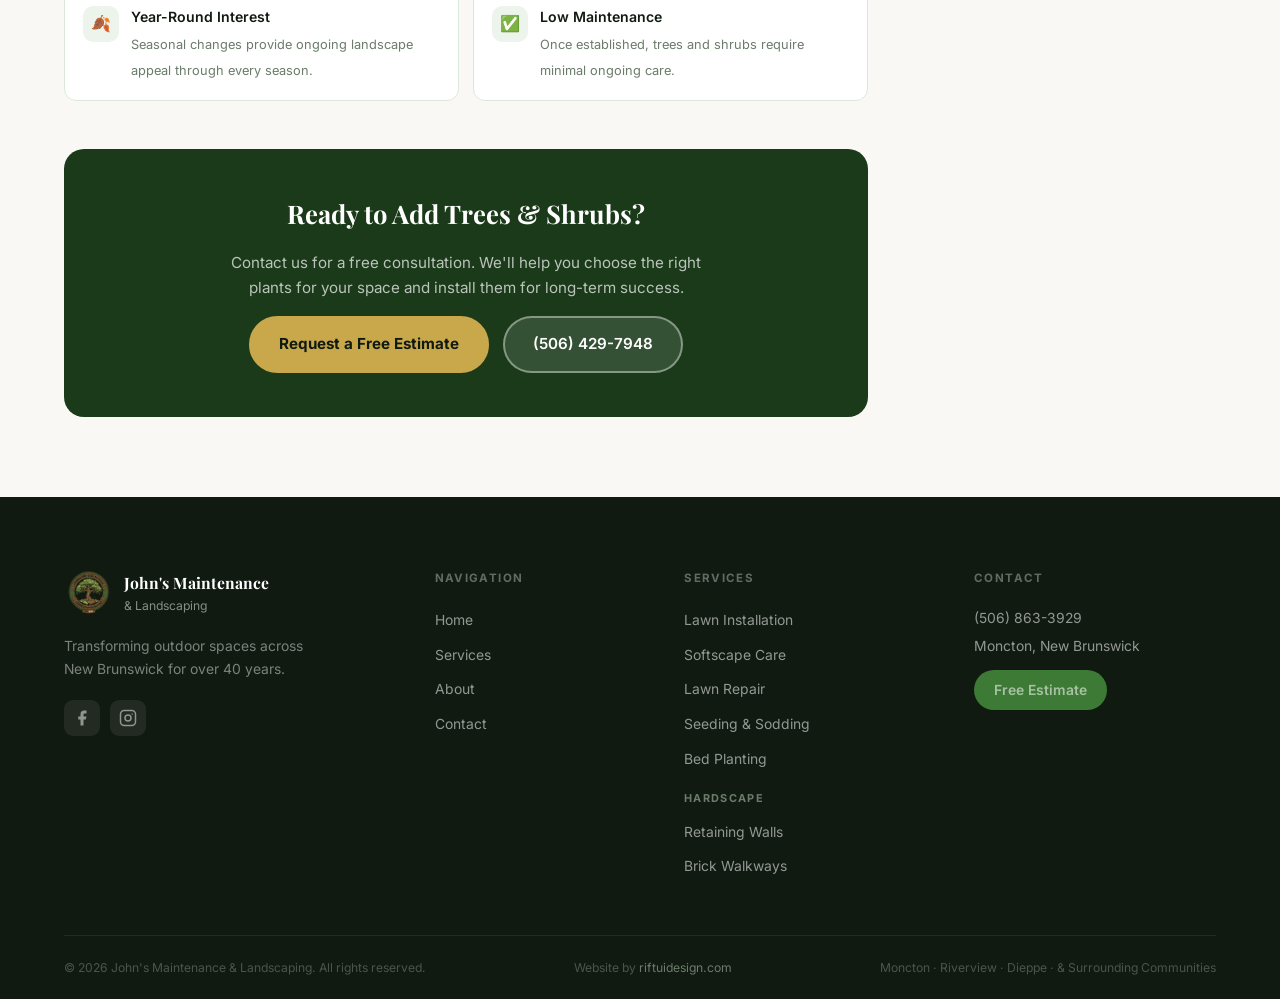
<file: tree-shrub.html>
<!DOCTYPE html>
<html lang="en">
<head>
  <meta charset="UTF-8" /><link rel="icon" type="image/png" href="emblem.png" /><meta name="viewport" content="width=device-width, initial-scale=1.0" />
  <title>Tree & Shrub Planting | John's Maintenance & Landscaping</title>
  <meta name="description" content="Professional tree and shrub planting in Moncton, NB. Expert installation for privacy screens, shade trees, ornamental plantings and more." />
  <link rel="preconnect" href="https://fonts.googleapis.com" /><link rel="preconnect" href="https://fonts.gstatic.com" crossorigin />
  <link href="https://fonts.googleapis.com/css2?family=Playfair+Display:ital,wght@0,400;0,600;0,700;1,400&family=Inter:wght@300;400;500;600;700&display=swap" rel="stylesheet" />
  <link rel="stylesheet" href="styles.css" /><link rel="stylesheet" href="service.css" />
</head>
<body>
  <header class="site-header scrolled" id="site-header">
    <div class="nav-wrapper"><nav class="nav-container">
      <a href="index.html#home" class="nav-logo"><img src="emblem.png" alt="John's Maintenance & Landscaping" class="logo-img" /><div class="logo-text"><span class="logo-name">John's Maintenance</span><span class="logo-sub">&amp; Landscaping</span></div></a>
      <button class="nav-toggle" id="nav-toggle" aria-label="Toggle menu"><span></span><span></span><span></span></button>
      <ul class="nav-links" id="nav-links">
        <li><a href="index.html#home" class="nav-tab"><svg class="tab-icon" viewBox="0 0 20 20" fill="currentColor"><path d="M10.707 2.293a1 1 0 00-1.414 0l-7 7a1 1 0 001.414 1.414L4 10.414V17a1 1 0 001 1h2a1 1 0 001-1v-2a1 1 0 011-1h2a1 1 0 011 1v2a1 1 0 001 1h2a1 1 0 001-1v-6.586l.293.293a1 1 0 001.414-1.414l-7-7z"/></svg><span>Home</span></a></li>
        <li><a href="index.html#services" class="nav-tab active"><svg class="tab-icon" viewBox="0 0 20 20" fill="currentColor"><path fill-rule="evenodd" d="M6 2a1 1 0 00-1 1v1H4a2 2 0 00-2 2v10a2 2 0 002 2h12a2 2 0 002-2V6a2 2 0 00-2-2h-1V3a1 1 0 10-2 0v1H7V3a1 1 0 00-1-1zM4 8h12v8H4V8z" clip-rule="evenodd"/></svg><span>Services</span></a></li>
        <li><a href="index.html#about" class="nav-tab"><svg class="tab-icon" viewBox="0 0 20 20" fill="currentColor"><path fill-rule="evenodd" d="M10 9a3 3 0 100-6 3 3 0 000 6zm-7 9a7 7 0 1114 0H3z" clip-rule="evenodd"/></svg><span>About</span></a></li>
        <li><a href="index.html#why-us" class="nav-tab"><svg class="tab-icon" viewBox="0 0 20 20" fill="currentColor"><path d="M9.049 2.927c.3-.921 1.603-.921 1.902 0l1.07 3.292a1 1 0 00.95.69h3.462c.969 0 1.371 1.24.588 1.81l-2.8 2.034a1 1 0 00-.364 1.118l1.07 3.292c.3.921-.755 1.688-1.54 1.118l-2.8-2.034a1 1 0 00-1.175 0l-2.8 2.034c-.784.57-1.838-.197-1.539-1.118l1.07-3.292a1 1 0 00-.364-1.118L2.98 8.72c-.783-.57-.38-1.81.588-1.81h3.461a1 1 0 00.951-.69l1.07-3.292z"/></svg><span>Why Us</span></a></li>
        <li><a href="index.html#testimonials" class="nav-tab"><svg class="tab-icon" viewBox="0 0 20 20" fill="currentColor"><path fill-rule="evenodd" d="M18 13V5a2 2 0 00-2-2H4a2 2 0 00-2 2v8a2 2 0 002 2h3l3 3 3-3h3a2 2 0 002-2zM5 7a1 1 0 011-1h8a1 1 0 110 2H6a1 1 0 01-1-1zm1 3a1 1 0 000 2h3a1 1 0 000-2H6z" clip-rule="evenodd"/></svg><span>Reviews</span></a></li>
        <li><a href="index.html#contact" class="nav-tab nav-tab-cta"><svg class="tab-icon" viewBox="0 0 20 20" fill="currentColor"><path d="M2.003 5.884L10 9.882l7.997-3.998A2 2 0 0016 4H4a2 2 0 00-1.997 1.884z"/><path d="M18 8.118l-8 4-8-4V14a2 2 0 002 2h12a2 2 0 002-2V8.118z"/></svg><span>Free Estimate</span></a></li>
      </ul>
    </nav></div>
  </header>

  <section class="service-hero has-photo">
    <div class="service-hero-bg"><img src="treeandsrhubplanting.avif" alt="Professional tree and shrub planting" /></div>
    <div class="service-hero-overlay"></div>
    <div class="service-hero-content">
      <div class="service-breadcrumb"><a href="index.html">Home</a><svg viewBox="0 0 20 20" fill="currentColor"><path fill-rule="evenodd" d="M7.293 14.707a1 1 0 010-1.414L10.586 10 7.293 6.707a1 1 0 011.414-1.414l4 4a1 1 0 010 1.414l-4 4a1 1 0 01-1.414 0z" clip-rule="evenodd"/></svg><a href="index.html#services">Services</a><svg viewBox="0 0 20 20" fill="currentColor"><path fill-rule="evenodd" d="M7.293 14.707a1 1 0 010-1.414L10.586 10 7.293 6.707a1 1 0 011.414-1.414l4 4a1 1 0 010 1.414l-4 4a1 1 0 01-1.414 0z" clip-rule="evenodd"/></svg><span>Tree &amp; Shrub Planting</span></div>
      <div class="service-hero-tag">Professional Service</div>
      <h1>Professional Tree &amp; Shrub Planting</h1>
      <p>Add structure, privacy, and year-round beauty to your landscape with expert tree and shrub installation.</p>
      <div class="service-hero-actions"><a href="index.html#contact" class="btn btn-gold">Get a Free Estimate</a><a href="tel:5068633929" class="btn btn-glass"><svg width="16" height="16" viewBox="0 0 24 24" fill="none" stroke="currentColor" stroke-width="2.5"><path d="M22 16.92v3a2 2 0 01-2.18 2 19.79 19.79 0 01-8.63-3.07A19.5 19.5 0 013.07 8.81 19.79 19.79 0 01.12 2.2 2 2 0 012.1 0h3a2 2 0 012 1.72c.127.96.361 1.903.7 2.81a2 2 0 01-.45 2.11L6.09 7.91a16 16 0 006 6l1.27-1.27a2 2 0 012.11-.45c.907.339 1.85.573 2.81.7A2 2 0 0122 16.92z"/></svg>(506) 863-3929</a></div>
      <div class="service-contact-strip"><a href="tel:5068633929" class="scs-item"><svg viewBox="0 0 24 24" fill="none" stroke="currentColor" stroke-width="2"><path d="M22 16.92v3a2 2 0 01-2.18 2 19.79 19.79 0 01-8.63-3.07A19.5 19.5 0 013.07 8.81 19.79 19.79 0 01.12 2.2 2 2 0 012.1 0h3a2 2 0 012 1.72c.127.96.361 1.903.7 2.81a2 2 0 01-.45 2.11L6.09 7.91a16 16 0 006 6l1.27-1.27a2 2 0 012.11-.45c.907.339 1.85.573 2.81.7A2 2 0 0122 16.92z"/></svg>(506) 863-3929</a><div class="scs-sep"></div><a href="https://www.instagram.com/johnsmaintenanceandlandscaping" target="_blank" rel="noopener" class="scs-item"><svg viewBox="0 0 24 24" fill="none" stroke="currentColor" stroke-width="2"><rect x="2" y="2" width="20" height="20" rx="5"/><circle cx="12" cy="12" r="4"/><circle cx="17.5" cy="6.5" r="1" fill="currentColor" stroke="none"/></svg>Instagram</a><div class="scs-sep"></div><a href="https://www.facebook.com/p/Johns-Maintenance-and-Landscaping-100057428621059/" target="_blank" rel="noopener" class="scs-item"><svg viewBox="0 0 24 24" fill="currentColor" width="16" height="16"><path d="M18 2h-3a5 5 0 00-5 5v3H7v4h3v8h4v-8h3l1-4h-4V7a1 1 0 011-1h3z"/></svg>Facebook</a></div>
    </div>
  </section>

  <div class="service-body">
    <div class="service-layout">
      <main class="service-content">
        <div class="sc-intro"><p>Trees and shrubs are the backbone of any great landscape design. They provide structure, define spaces, offer privacy, and create seasonal interest that evolves throughout the years. With proper selection and installation, these investments will increase your property value while providing benefits for generations.</p></div>

        <div class="sc-section">
          <h2 class="sc-section-title">Our Tree &amp; Shrub Services</h2>
          <div class="sc-grid">
            <div class="sc-card"><div class="sc-card-icon"><svg viewBox="0 0 48 48" fill="none" stroke="currentColor" stroke-width="1.5"><path d="M24 42V20M24 20c0-8-10-12-10-12s2 8 10 12M24 20c0-8 10-12 10-12s-2 8-10 12M16 42h16"/></svg></div><h3>Tree Installation</h3><ul><li>Shade trees for cooling and beauty</li><li>Ornamental trees for seasonal interest</li><li>Evergreen trees for year-round structure</li><li>Fruit trees for edible landscapes</li><li>Specimen trees as focal points</li><li>Privacy screening installations</li></ul></div>
            <div class="sc-card"><div class="sc-card-icon"><svg viewBox="0 0 48 48" fill="none" stroke="currentColor" stroke-width="1.5"><path d="M14 42V28c0-6 4-10 10-10s10 4 10 10v14M10 42h28"/></svg></div><h3>Shrub Installation</h3><ul><li>Foundation plantings</li><li>Privacy hedges and screens</li><li>Ornamental shrub groupings</li><li>Native plant installations</li><li>Seasonal interest plantings</li><li>Low-maintenance selections</li></ul></div>
            <div class="sc-card"><div class="sc-card-icon"><svg viewBox="0 0 48 48" fill="none" stroke="currentColor" stroke-width="1.5"><circle cx="24" cy="24" r="12"/><path d="M24 12v4M24 32v4M12 24h4M32 24h4"/></svg></div><h3>Site Preparation</h3><ul><li>Soil testing and analysis</li><li>Proper hole preparation</li><li>Soil amendment when needed</li><li>Drainage assessment</li><li>Root zone preparation</li><li>Mulching and edging</li></ul></div>
            <div class="sc-card"><div class="sc-card-icon"><svg viewBox="0 0 48 48" fill="none" stroke="currentColor" stroke-width="1.5"><path d="M10 20l7 7 13-14"/><circle cx="24" cy="24" r="16"/></svg></div><h3>Professional Services</h3><ul><li>Design consultation</li><li>Plant selection guidance</li><li>Proper planting techniques</li><li>Staking and support when needed</li><li>Initial pruning and shaping</li><li>Establishment care guidance</li></ul></div>
          </div>
        </div>

        <div class="sc-section">
          <h2 class="sc-section-title">Popular Trees for New Brunswick</h2>
          <div class="sc-plant-grid">
            <div class="sc-plant-card"><h4>Shade Trees</h4><ul><li>Sugar Maple</li><li>Red Oak</li><li>American Elm</li><li>Linden</li></ul></div>
            <div class="sc-plant-card"><h4>Ornamental Trees</h4><ul><li>Serviceberry</li><li>Crabapple</li><li>Mountain Ash</li><li>Hawthorn</li></ul></div>
            <div class="sc-plant-card"><h4>Evergreen Trees</h4><ul><li>White Pine</li><li>Balsam Fir</li><li>Red Spruce</li><li>Eastern Hemlock</li></ul></div>
            <div class="sc-plant-card"><h4>Popular Shrubs</h4><ul><li>Viburnum</li><li>Spirea</li><li>Hydrangea</li><li>Juniper</li></ul></div>
          </div>
        </div>

        <div class="sc-section">
          <h2 class="sc-section-title">Proper Planting Techniques</h2>
          <div class="sc-callout"><h4>Getting It Right the First Time</h4><p>Successful tree and shrub establishment depends on proper planting techniques. Our team follows industry best practices to ensure every plant thrives.</p></div>
          <div class="sc-process">
            <div class="sc-process-step"><div class="sc-step-num">1</div><div class="sc-step-body"><h4>Site Evaluation &amp; Preparation</h4><p>We assess soil conditions, sunlight, drainage, and available space to select the right plants and prepare the site properly.</p></div></div>
            <div class="sc-process-step"><div class="sc-step-num">2</div><div class="sc-step-body"><h4>Proper Hole Sizing</h4><p>Holes are dug 2 to 3 times the width of the root ball and at the correct depth to keep the root flare at soil level.</p></div></div>
            <div class="sc-process-step"><div class="sc-step-num">3</div><div class="sc-step-body"><h4>Careful Planting</h4><p>Root inspection, proper backfilling with appropriate soil mix, initial deep watering, and mulching to retain moisture.</p></div></div>
            <div class="sc-process-step"><div class="sc-step-num">4</div><div class="sc-step-body"><h4>Staking &amp; Aftercare</h4><p>Staking when required for stability, plus detailed aftercare instructions and follow-up care recommendations.</p></div></div>
          </div>
        </div>

        <div class="sc-section">
          <h2 class="sc-section-title">Benefits of Professional Tree &amp; Shrub Installation</h2>
          <div class="sc-benefits">
            <div class="sc-benefit"><div class="sc-benefit-icon">🏠</div><div><strong>Property Value</strong><span>Mature landscapes can increase property value by 10 to 15%.</span></div></div>
            <div class="sc-benefit"><div class="sc-benefit-icon">⚡</div><div><strong>Energy Savings</strong><span>Strategic tree placement can reduce cooling costs by up to 30%.</span></div></div>
            <div class="sc-benefit"><div class="sc-benefit-icon">🌿</div><div><strong>Environmental Benefits</strong><span>Air purification, carbon sequestration, and wildlife habitat.</span></div></div>
            <div class="sc-benefit"><div class="sc-benefit-icon">🔒</div><div><strong>Privacy &amp; Screening</strong><span>Natural barriers for privacy, noise reduction, and wind protection.</span></div></div>
            <div class="sc-benefit"><div class="sc-benefit-icon">🍂</div><div><strong>Year-Round Interest</strong><span>Seasonal changes provide ongoing landscape appeal through every season.</span></div></div>
            <div class="sc-benefit"><div class="sc-benefit-icon">✅</div><div><strong>Low Maintenance</strong><span>Once established, trees and shrubs require minimal ongoing care.</span></div></div>
          </div>
        </div>

        <div class="sc-bottom-cta"><h3>Ready to Add Trees &amp; Shrubs?</h3><p>Contact us for a free consultation. We'll help you choose the right plants for your space and install them for long-term success.</p><div class="sc-bottom-cta-btns"><a href="index.html#contact" class="btn btn-gold">Request a Free Estimate</a><a href="tel:5064297948" class="btn btn-glass">(506) 429-7948</a></div></div>
      </main>
      <aside class="service-sidebar">
        <div class="sidebar-card sidebar-cta-card"><h4>Get a Free Estimate</h4><p>Free consultation and plant selection guidance for your tree and shrub project.</p><div class="sidebar-phone"><svg viewBox="0 0 24 24" fill="none" stroke="currentColor" stroke-width="2"><path d="M22 16.92v3a2 2 0 01-2.18 2 19.79 19.79 0 01-8.63-3.07A19.5 19.5 0 013.07 8.81 19.79 19.79 0 01.12 2.2 2 2 0 012.1 0h3a2 2 0 012 1.72c.127.96.361 1.903.7 2.81a2 2 0 01-.45 2.11L6.09 7.91a16 16 0 006 6l1.27-1.27a2 2 0 012.11-.45c.907.339 1.85.573 2.81.7A2 2 0 0122 16.92z"/></svg>(506) 863-3929</div><a href="index.html#contact" class="btn btn-gold btn-full">Request Estimate</a></div>
        <div class="sidebar-card sidebar-services"><h4>All Services</h4><ul><li><a href="lawn-installation.html">New Lawn Installation</a></li><li><a href="softscape-care.html">Softscape Care</a></li><li><a href="lawn-repair.html">Lawn Repair</a></li><li><a href="seeding-sodding.html">Seeding &amp; Sodding</a></li><li><a href="bed-planting.html">Bed Planting</a></li><li><a href="tree-shrub.html" class="current">Tree &amp; Shrub Planting</a></li><li class="sidebar-category">Hardscape</li><li><a href="retaining-walls.html">Retaining Walls</a></li><li><a href="brick-walkways.html">Brick Walkways</a></li></ul></div>
      </aside>
    </div>
  </div>

  <footer class="site-footer"><div class="container"><div class="footer-grid"><div class="footer-brand"><div class="footer-logo-wrap"><img src="emblem.png" alt="John's Maintenance & Landscaping" class="footer-logo" /><div><span class="footer-name">John's Maintenance</span><span class="footer-sub">&amp; Landscaping</span></div></div><p>Transforming outdoor spaces across New Brunswick for over 40 years.</p><div class="social-row"><a href="https://www.facebook.com/p/Johns-Maintenance-and-Landscaping-100057428621059/" class="social-btn" aria-label="Facebook" target="_blank" rel="noopener"><svg width="18" height="18" viewBox="0 0 24 24" fill="currentColor"><path d="M18 2h-3a5 5 0 00-5 5v3H7v4h3v8h4v-8h3l1-4h-4V7a1 1 0 011-1h3z"/></svg></a><a href="https://www.instagram.com/johnsmaintenanceandlandscaping" target="_blank" rel="noopener" class="social-btn" aria-label="Instagram"><svg width="18" height="18" viewBox="0 0 24 24" fill="none" stroke="currentColor" stroke-width="2"><rect x="2" y="2" width="20" height="20" rx="5"/><circle cx="12" cy="12" r="4"/><circle cx="17.5" cy="6.5" r="1" fill="currentColor" stroke="none"/></svg></a></div></div><div class="footer-col"><h4>Navigation</h4><ul><li><a href="index.html">Home</a></li><li><a href="index.html#services">Services</a></li><li><a href="index.html#about">About</a></li><li><a href="index.html#contact">Contact</a></li></ul></div><div class="footer-col"><h4>Services</h4><ul><li><a href="lawn-installation.html">Lawn Installation</a></li><li><a href="softscape-care.html">Softscape Care</a></li><li><a href="lawn-repair.html">Lawn Repair</a></li><li><a href="seeding-sodding.html">Seeding &amp; Sodding</a></li><li><a href="bed-planting.html">Bed Planting</a></li><li class="sidebar-category">Hardscape</li><li><a href="retaining-walls.html">Retaining Walls</a></li><li><a href="brick-walkways.html">Brick Walkways</a></li></ul></div><div class="footer-col"><h4>Contact</h4><p class="fc-item"><a href="tel:5068633929">(506) 863-3929</a></p><p class="fc-item">Moncton, New Brunswick</p><a href="index.html#contact" class="btn-footer-cta">Free Estimate</a></div></div><div class="footer-bottom"><p>&copy; 2026 John's Maintenance &amp; Landscaping. All rights reserved.</p><p>Website by <a href="https://riftuidesign.com" target="_blank" rel="noopener" style="color:var(--ink-400);text-decoration:none;">riftuidesign.com</a></p><p>Moncton &middot; Riverview &middot; Dieppe &middot; &amp; Surrounding Communities</p></div></div></footer>
  <script src="script.js"></script>
</body>
</html>
</file>
<file: styles.css>
/* ============================================================
   JOHN'S MAINTENANCE & LANDSCAPING — styles.css
   ============================================================ */

:root {
  --green-900:  #0f2410;
  --green-800:  #1a3a1a;
  --green-700:  #25521f;
  --green-600:  #2d6627;
  --green-500:  #3d7a35;
  --green-400:  #5a9e50;
  --green-100:  #edf4ec;
  --gold-500:   #c8a84b;
  --gold-400:   #dbbf6a;
  --gold-300:   #f0d690;
  --cream:      #faf8f4;
  --white:      #ffffff;
  --ink-900:    #111a11;
  --ink-700:    #2e3d2e;
  --ink-400:    #6b7c6b;
  --ink-200:    #c8d8c8;
  --ink-100:    #e8f0e8;
  --border:     #dce8dc;
  --sh-sm:      0 2px 8px rgba(15,36,16,.08);
  --sh-md:      0 8px 32px rgba(15,36,16,.13);
  --sh-lg:      0 24px 64px rgba(15,36,16,.2);
  --r:          12px;
  --r-lg:       20px;
  --r-xl:       28px;
  --ease:       cubic-bezier(.4,0,.2,1);
  --t:          0.28s var(--ease);
  --ff-serif:   'Playfair Display', Georgia, serif;
  --ff-sans:    'Inter', system-ui, sans-serif;
}

/* ---- Reset ---- */
*, *::before, *::after { box-sizing: border-box; margin: 0; padding: 0; }
html { scroll-behavior: smooth; }
body { font-family: var(--ff-sans); color: var(--ink-900); background: var(--white); line-height: 1.6; -webkit-font-smoothing: antialiased; }
img { display: block; max-width: 100%; height: auto; }
a { text-decoration: none; color: inherit; }
ul { list-style: none; }

/* ---- Layout ---- */
.container { max-width: 1200px; margin: 0 auto; padding: 0 24px; }
.section { padding: 100px 0; }

/* ---- Typography helpers ---- */
.section-eyebrow {
  display: inline-flex;
  align-items: center;
  gap: 8px;
  font-size: 0.72rem;
  font-weight: 700;
  letter-spacing: 0.18em;
  text-transform: uppercase;
  color: var(--green-500);
  margin-bottom: 14px;
}
.section-eyebrow::before {
  content: '';
  display: inline-block;
  width: 24px;
  height: 2px;
  background: var(--green-500);
  border-radius: 2px;
}
.section-title {
  font-family: var(--ff-serif);
  font-size: clamp(1.8rem, 3.5vw, 2.6rem);
  font-weight: 700;
  color: var(--ink-900);
  line-height: 1.2;
  margin-bottom: 16px;
}
.section-subtitle {
  font-size: 1.05rem;
  color: var(--ink-400);
  line-height: 1.75;
  max-width: 620px;
}
.section-header { text-align: center; margin: 0 auto 64px; }
.section-header .section-eyebrow { display: inline-flex; }
.section-header .section-subtitle { margin: 0 auto; }

/* ---- Buttons ---- */
.btn {
  display: inline-flex;
  align-items: center;
  gap: 8px;
  padding: 14px 28px;
  border-radius: 50px;
  font-family: var(--ff-sans);
  font-size: 0.95rem;
  font-weight: 600;
  cursor: pointer;
  border: 2px solid transparent;
  transition: var(--t);
  white-space: nowrap;
}
.btn-primary {
  background: var(--green-500);
  color: var(--white);
  border-color: var(--green-500);
}
.btn-primary:hover { background: var(--green-800); border-color: var(--green-800); transform: translateY(-2px); box-shadow: 0 8px 24px rgba(61,122,53,.35); }

.btn-gold {
  background: var(--gold-500);
  color: var(--ink-900);
  border-color: var(--gold-500);
  font-weight: 700;
}
.btn-gold:hover { background: var(--gold-300); border-color: var(--gold-300); transform: translateY(-2px); box-shadow: 0 8px 24px rgba(200,168,75,.4); }

.btn-glass {
  background: rgba(255,255,255,.12);
  color: var(--white);
  border-color: rgba(255,255,255,.4);
  backdrop-filter: blur(8px);
}
.btn-glass:hover { background: rgba(255,255,255,.22); border-color: rgba(255,255,255,.7); transform: translateY(-2px); }

.btn-glass-dark {
  background: rgba(255,255,255,.1);
  color: var(--white);
  border-color: rgba(255,255,255,.3);
}
.btn-glass-dark:hover { background: rgba(255,255,255,.2); border-color: rgba(255,255,255,.6); transform: translateY(-2px); }

.btn-full { width: 100%; justify-content: center; }

/* ============================================================
   HEADER / NAV TABS
   ============================================================ */
.site-header {
  position: fixed;
  top: 0; left: 0; right: 0;
  z-index: 1000;
  padding: 12px 0 0;
  transition: var(--t);
}
.site-header.scrolled {
  padding: 0;
  background: rgba(15,36,16,.96);
  backdrop-filter: blur(14px);
  box-shadow: 0 2px 24px rgba(0,0,0,.25);
}

.nav-wrapper {
  max-width: 1200px;
  margin: 0 auto;
  padding: 0 24px;
}

.nav-container {
  display: flex;
  align-items: center;
  justify-content: space-between;
  gap: 20px;
  min-height: 68px;
}

.nav-logo {
  display: flex;
  align-items: center;
  gap: 11px;
  flex-shrink: 0;
}
.logo-img {
  width: 44px;
  height: 44px;
  object-fit: contain;
  border-radius: 10px;
  background: rgba(255,255,255,.06);
}
.logo-text { display: flex; flex-direction: column; line-height: 1.2; }
.logo-name {
  font-family: var(--ff-serif);
  font-size: 0.98rem;
  font-weight: 700;
  color: var(--white);
}
.logo-sub {
  font-size: 0.76rem;
  color: rgba(255,255,255,.6);
}

/* ---- Tab-style nav ---- */
.nav-links {
  display: flex;
  align-items: center;
  gap: 4px;
  background: rgba(255,255,255,.08);
  border: 1px solid rgba(255,255,255,.12);
  border-radius: 50px;
  padding: 5px;
  backdrop-filter: blur(8px);
}

.nav-tab {
  display: flex;
  flex-direction: column;
  align-items: center;
  gap: 3px;
  padding: 8px 16px;
  border-radius: 50px;
  font-size: 0.78rem;
  font-weight: 600;
  color: rgba(255,255,255,.7);
  letter-spacing: 0.02em;
  transition: var(--t);
  position: relative;
}
.tab-icon {
  width: 14px;
  height: 14px;
  opacity: 0.7;
  transition: var(--t);
}
.nav-tab:hover {
  color: var(--white);
  background: rgba(255,255,255,.12);
}
.nav-tab:hover .tab-icon { opacity: 1; }
.nav-tab.active {
  color: var(--white);
  background: rgba(255,255,255,.15);
}
.nav-tab.active .tab-icon { opacity: 1; }

.nav-tab-cta {
  background: var(--gold-500) !important;
  color: var(--ink-900) !important;
  border-color: var(--gold-500);
  margin-left: 4px;
}
.nav-tab-cta .tab-icon { opacity: 1; color: var(--ink-900); }
.nav-tab-cta:hover {
  background: var(--gold-300) !important;
  color: var(--ink-900) !important;
  transform: translateY(-1px);
  box-shadow: 0 4px 16px rgba(200,168,75,.4);
}

/* Mobile toggle */
.nav-toggle {
  display: none;
  flex-direction: column;
  gap: 5px;
  background: rgba(255,255,255,.1);
  border: 1px solid rgba(255,255,255,.2);
  border-radius: 8px;
  cursor: pointer;
  padding: 9px 10px;
}
.nav-toggle span { display: block; width: 20px; height: 2px; background: var(--white); border-radius: 2px; transition: var(--t); }
.nav-toggle.open span:nth-child(1) { transform: translateY(7px) rotate(45deg); }
.nav-toggle.open span:nth-child(2) { opacity: 0; }
.nav-toggle.open span:nth-child(3) { transform: translateY(-7px) rotate(-45deg); }

/* ============================================================
   HERO
   ============================================================ */
.hero {
  position: relative;
  min-height: 100vh;
  display: flex;
  align-items: center;
  justify-content: center;
  overflow: hidden;
  text-align: center;
}
.hero-bg {
  position: absolute;
  inset: 0;
}
.hero-bg-img {
  width: 100%;
  height: 100%;
  object-fit: cover;
  object-position: center;
}
.hero-overlay {
  position: absolute;
  inset: 0;
  background: linear-gradient(
    160deg,
    rgba(10,28,10,.82) 0%,
    rgba(20,50,18,.75) 50%,
    rgba(10,28,10,.88) 100%
  );
}
.hero-content {
  position: relative;
  z-index: 2;
  max-width: 820px;
  padding: 120px 24px 60px;
}
.hero-badge {
  display: inline-flex;
  align-items: center;
  gap: 7px;
  background: rgba(200,168,75,.18);
  border: 1px solid rgba(200,168,75,.35);
  color: var(--gold-300);
  font-size: 0.73rem;
  font-weight: 600;
  letter-spacing: 0.1em;
  text-transform: uppercase;
  padding: 7px 16px;
  border-radius: 50px;
  margin-bottom: 28px;
  backdrop-filter: blur(8px);
}
.hero-title {
  font-family: var(--ff-serif);
  font-size: clamp(3rem, 7.5vw, 5.5rem);
  font-weight: 700;
  color: var(--white);
  line-height: 1.08;
  margin-bottom: 24px;
}
.hero-title em {
  font-style: italic;
  color: var(--gold-300);
}
.hero-subtitle {
  font-size: clamp(1rem, 2vw, 1.18rem);
  color: rgba(255,255,255,.78);
  max-width: 540px;
  margin: 0 auto 40px;
  line-height: 1.75;
}
.hero-actions {
  display: flex;
  gap: 14px;
  justify-content: center;
  flex-wrap: wrap;
  margin-bottom: 36px;
}
.hero-areas {
  display: flex;
  gap: 10px;
  justify-content: center;
  flex-wrap: wrap;
}
.hero-areas span {
  font-size: 0.73rem;
  color: rgba(255,255,255,.5);
  background: rgba(255,255,255,.07);
  border: 1px solid rgba(255,255,255,.12);
  padding: 4px 12px;
  border-radius: 50px;
  letter-spacing: 0.04em;
}
.hero-client-types {
  display: flex;
  gap: 12px;
  justify-content: center;
  margin-top: 14px;
}
.hero-client-pill {
  display: flex;
  align-items: center;
  gap: 6px;
  font-size: 0.78rem;
  font-weight: 600;
  letter-spacing: 0.04em;
  color: var(--gold-300);
  background: rgba(212,175,55,.12);
  border: 1px solid rgba(212,175,55,.3);
  padding: 5px 14px;
  border-radius: 50px;
}
.rc-banner {
  background: var(--white);
  border-bottom: 1px solid var(--border);
  padding: 48px 0;
}
.rc-grid {
  display: grid;
  grid-template-columns: 1fr auto 1fr;
  align-items: center;
  gap: 0;
}
.rc-divider {
  width: 1px;
  height: 80px;
  background: var(--border);
  margin: 0 48px;
}
.rc-card {
  display: flex;
  align-items: flex-start;
  gap: 20px;
}
.rc-icon {
  flex-shrink: 0;
  width: 56px;
  height: 56px;
  background: var(--green-50, #f0f9f0);
  border-radius: var(--r-lg);
  display: flex;
  align-items: center;
  justify-content: center;
  color: var(--green-600);
}
.rc-text h3 {
  font-family: var(--ff-serif);
  font-size: 1.3rem;
  font-weight: 700;
  color: var(--ink-900);
  margin-bottom: 8px;
}
.rc-text p {
  font-size: 0.92rem;
  color: var(--ink-400);
  line-height: 1.7;
  max-width: 380px;
}
@media (max-width: 680px) {
  .rc-grid { grid-template-columns: 1fr; }
  .rc-divider { width: 100%; height: 1px; margin: 24px 0; }
}
.hero-scroll {
  position: absolute;
  bottom: 36px;
  left: 50%;
  transform: translateX(-50%);
  z-index: 2;
}
.scroll-mouse {
  width: 24px;
  height: 38px;
  border: 2px solid rgba(255,255,255,.3);
  border-radius: 12px;
  display: flex;
  justify-content: center;
  padding-top: 6px;
  margin: 0 auto;
}
.scroll-dot {
  width: 4px;
  height: 8px;
  background: rgba(255,255,255,.6);
  border-radius: 2px;
  animation: scrollDot 2s ease-in-out infinite;
}
@keyframes scrollDot { 0%,100%{transform:translateY(0);opacity:.6} 50%{transform:translateY(8px);opacity:.15} }

/* ============================================================
   STATS BAR
   ============================================================ */
.stats-bar {
  background: var(--green-900);
  border-bottom: 1px solid rgba(255,255,255,.06);
}
.stats-grid {
  display: flex;
  align-items: center;
  justify-content: center;
  flex-wrap: wrap;
}
.stat {
  display: flex;
  flex-direction: column;
  align-items: center;
  padding: 28px 44px;
}
.stat-num {
  font-family: var(--ff-serif);
  font-size: 2rem;
  font-weight: 700;
  color: var(--gold-400);
  line-height: 1;
}
.stat-label {
  font-size: 0.74rem;
  color: rgba(255,255,255,.5);
  margin-top: 5px;
  letter-spacing: 0.04em;
  text-align: center;
}
.stat-sep { width: 1px; height: 44px; background: rgba(255,255,255,.1); }

/* ============================================================
   SERVICES
   ============================================================ */
.services { background: var(--cream); }

/* Featured cards */
.services-featured {
  display: flex;
  flex-direction: column;
  gap: 48px;
  margin-bottom: 64px;
}
.service-featured-card {
  display: grid;
  grid-template-columns: 1fr 1fr;
  gap: 0;
  background: var(--white);
  border-radius: var(--r-xl);
  overflow: hidden;
  border: 1px solid var(--border);
  box-shadow: var(--sh-md);
}
.service-featured-reverse { direction: rtl; }
.service-featured-reverse > * { direction: ltr; }

.sfc-image {
  position: relative;
  overflow: hidden;
  min-height: 380px;
}
.sfc-image img {
  width: 100%;
  height: 100%;
  object-fit: cover;
  transition: transform 0.5s var(--ease);
}
.service-featured-card:hover .sfc-image img { transform: scale(1.04); }
.sfc-tag {
  position: absolute;
  top: 20px;
  left: 20px;
  background: var(--gold-500);
  color: var(--ink-900);
  font-size: 0.7rem;
  font-weight: 700;
  letter-spacing: 0.1em;
  text-transform: uppercase;
  padding: 5px 12px;
  border-radius: 50px;
}
.sfc-body {
  padding: 48px 44px;
  display: flex;
  flex-direction: column;
  justify-content: center;
  gap: 18px;
}
.sfc-body h3 {
  font-family: var(--ff-serif);
  font-size: 1.8rem;
  font-weight: 700;
  color: var(--ink-900);
}
.sfc-body p { color: var(--ink-400); line-height: 1.75; }
.sfc-list {
  display: flex;
  flex-direction: column;
  gap: 8px;
}
.sfc-list li {
  font-size: 0.88rem;
  color: var(--ink-700);
  padding-left: 20px;
  position: relative;
}
.sfc-list li::before {
  content: '✓';
  position: absolute;
  left: 0;
  color: var(--green-500);
  font-weight: 700;
  font-size: 0.8rem;
}

/* Service cards grid */
.services-grid {
  display: grid;
  grid-template-columns: repeat(3, 1fr);
  gap: 20px;
}
.sidebar-category {
  font-size: 0.68rem;
  font-weight: 700;
  letter-spacing: 0.12em;
  text-transform: uppercase;
  color: var(--ink-400);
  padding: 10px 0 2px;
  list-style: none;
}
.service-category-label {
  grid-column: 1 / -1;
  display: flex;
  align-items: center;
  gap: 14px;
  margin-top: 12px;
}
.service-category-label span {
  font-family: var(--ff-sans);
  font-size: 0.72rem;
  font-weight: 700;
  letter-spacing: 0.14em;
  text-transform: uppercase;
  color: var(--ink-400);
  white-space: nowrap;
}
.service-category-label::after {
  content: '';
  flex: 1;
  height: 1px;
  background: var(--border);
}
.service-card {
  background: var(--white);
  border-radius: var(--r-lg);
  border: 1px solid var(--border);
  padding: 32px 28px 24px;
  display: flex;
  flex-direction: column;
  gap: 16px;
  transition: var(--t);
  position: relative;
  overflow: hidden;
}
.service-card::after {
  content: '';
  position: absolute;
  bottom: 0; left: 0; right: 0;
  height: 3px;
  background: linear-gradient(90deg, var(--green-500), var(--green-400));
  transform: scaleX(0);
  transform-origin: left;
  transition: transform 0.35s var(--ease);
}
.service-card:hover { border-color: var(--green-400); box-shadow: var(--sh-lg); transform: translateY(-6px); }

.service-card-img {
  margin: -32px -28px 16px;
  height: 180px;
  overflow: hidden;
  border-radius: var(--r-lg) var(--r-lg) 0 0;
}
.service-card-img img {
  width: 100%;
  height: 100%;
  object-fit: cover;
  transition: transform 0.5s var(--ease);
}
.service-card:hover .service-card-img img { transform: scale(1.06); }
.service-card:hover::after { transform: scaleX(1); }

.service-icon-wrap {
  width: 52px;
  height: 52px;
  background: var(--green-100);
  border-radius: 14px;
  display: flex;
  align-items: center;
  justify-content: center;
  transition: var(--t);
}
.service-icon-wrap svg { width: 26px; height: 26px; color: var(--green-500); stroke: var(--green-500); }
.service-card:hover .service-icon-wrap { background: var(--green-500); }
.service-card:hover .service-icon-wrap svg { color: var(--white); stroke: var(--white); }

.service-card-body { flex: 1; display: flex; flex-direction: column; gap: 8px; }
.service-card-body h3 { font-family: var(--ff-serif); font-size: 1.15rem; font-weight: 600; color: var(--ink-900); }
.service-card-body p { font-size: 0.87rem; color: var(--ink-400); line-height: 1.65; }
.service-card-body ul { display: flex; flex-direction: column; gap: 5px; margin-top: 6px; }
.service-card-body li { font-size: 0.8rem; color: var(--ink-700); padding-left: 16px; position: relative; }
.service-card-body li::before { content: '·'; position: absolute; left: 4px; color: var(--green-500); font-size: 1.1rem; line-height: 1.2; }

.service-cta {
  font-size: 0.83rem;
  font-weight: 700;
  color: var(--green-500);
  display: flex;
  align-items: center;
  gap: 4px;
  transition: var(--t);
  margin-top: 4px;
}
.service-cta span { transition: transform var(--t); }
.service-cta:hover { color: var(--green-800); }
.service-cta:hover span { transform: translateX(4px); }

/* ============================================================
   PROCESS
   ============================================================ */
.process { background: var(--white); }
.process-steps {
  display: flex;
  align-items: flex-start;
  gap: 0;
}
.process-step {
  flex: 1;
  display: flex;
  flex-direction: column;
  align-items: center;
  text-align: center;
  padding: 0 20px;
  position: relative;
}
.step-num {
  font-family: var(--ff-serif);
  font-size: 3.5rem;
  font-weight: 700;
  color: var(--green-100);
  line-height: 1;
  margin-bottom: -16px;
  position: relative;
  z-index: 1;
}
.step-icon {
  width: 68px;
  height: 68px;
  background: var(--white);
  border: 2px solid var(--border);
  border-radius: 20px;
  display: flex;
  align-items: center;
  justify-content: center;
  position: relative;
  z-index: 2;
  box-shadow: var(--sh-sm);
  margin-bottom: 20px;
  transition: var(--t);
}
.step-icon svg { width: 30px; height: 30px; color: var(--green-500); stroke: var(--green-500); }
.process-step:hover .step-icon { background: var(--green-500); border-color: var(--green-500); transform: translateY(-4px); box-shadow: 0 12px 32px rgba(61,122,53,.3); }
.process-step:hover .step-icon svg { color: var(--white); stroke: var(--white); }
.process-step h3 { font-family: var(--ff-serif); font-size: 1.15rem; font-weight: 600; margin-bottom: 10px; }
.process-step p { font-size: 0.88rem; color: var(--ink-400); line-height: 1.65; }
.process-connector {
  flex-shrink: 0;
  width: 60px;
  height: 2px;
  background: linear-gradient(90deg, var(--green-400), var(--green-100));
  margin-top: 86px;
  border-radius: 2px;
}

/* ============================================================
   ABOUT
   ============================================================ */
.about { background: var(--cream); }
.about-grid {
  display: grid;
  grid-template-columns: 1fr 1.1fr;
  gap: 80px;
  align-items: center;
}
.about-visual { position: relative; }
.about-photo-stack { position: relative; }
.about-photo-main {
  background: linear-gradient(145deg, var(--green-100), #cce4c8);
  border-radius: var(--r-xl);
  aspect-ratio: 4/5;
  display: flex;
  align-items: center;
  justify-content: center;
  overflow: hidden;
  border: 1px solid var(--border);
}
.about-photo-main img {
  width: 100%;
  height: 100%;
  object-fit: cover;
}
.about-photo-accent {
  position: absolute;
  bottom: -30px;
  right: -30px;
  width: 52%;
  aspect-ratio: 4/3;
  border-radius: var(--r-lg);
  overflow: hidden;
  border: 4px solid var(--white);
  box-shadow: var(--sh-lg);
}
.about-photo-accent img { width: 100%; height: 100%; object-fit: cover; }
.about-badge {
  position: absolute;
  top: 32px;
  left: -20px;
  background: var(--green-800);
  color: var(--white);
  border-radius: var(--r);
  padding: 18px 22px;
  box-shadow: var(--sh-md);
  display: flex;
  flex-direction: column;
  align-items: center;
  z-index: 3;
}
.badge-num { font-family: var(--ff-serif); font-size: 2.2rem; font-weight: 700; color: var(--gold-400); line-height: 1; }
.badge-label { font-size: 0.68rem; color: rgba(255,255,255,.7); margin-top: 4px; text-align: center; line-height: 1.4; text-transform: uppercase; letter-spacing: 0.06em; }

.about-content { display: flex; flex-direction: column; gap: 20px; padding-top: 40px; }
.about-content p { color: var(--ink-700); line-height: 1.78; font-size: 1rem; }

.about-values { display: flex; flex-direction: column; gap: 14px; }
.about-value {
  display: flex;
  align-items: flex-start;
  gap: 14px;
  padding: 16px 18px;
  background: var(--white);
  border-radius: var(--r);
  border: 1px solid var(--border);
  transition: var(--t);
}
.about-value:hover { border-color: var(--green-400); box-shadow: var(--sh-sm); }
.value-icon { color: var(--green-500); font-size: 0.85rem; margin-top: 2px; flex-shrink: 0; }
.about-value strong { display: block; font-size: 0.92rem; color: var(--ink-900); font-weight: 600; }
.about-value span { font-size: 0.84rem; color: var(--ink-400); }

.owner-profile {
  display: flex;
  align-items: center;
  gap: 16px;
  background: var(--green-100);
  border-radius: var(--r);
  padding: 20px 22px;
  border-left: 4px solid var(--green-500);
}
.owner-avatar {
  width: 52px;
  height: 52px;
  background: var(--green-500);
  color: var(--white);
  border-radius: 50%;
  display: flex;
  align-items: center;
  justify-content: center;
  font-weight: 700;
  font-size: 0.9rem;
  flex-shrink: 0;
}
.owner-text { display: flex; flex-direction: column; }
.owner-text strong { font-family: var(--ff-serif); font-size: 1.05rem; color: var(--ink-900); }
.owner-text > span { font-size: 0.76rem; color: var(--green-500); font-weight: 700; text-transform: uppercase; letter-spacing: 0.06em; margin-top: 1px; }
.owner-creds { display: flex; flex-direction: column; gap: 2px; margin-top: 6px; }
.owner-creds span { font-size: 0.8rem; color: var(--ink-400); }

.service-areas { margin-top: 4px; }
.areas-label { font-size: 0.72rem; font-weight: 700; letter-spacing: 0.12em; text-transform: uppercase; color: var(--ink-400); margin-bottom: 10px; }
.areas-pills { display: flex; flex-wrap: wrap; gap: 7px; }
.areas-pills span {
  background: var(--white);
  color: var(--green-700);
  font-size: 0.8rem;
  font-weight: 500;
  padding: 4px 12px;
  border-radius: 50px;
  border: 1px solid var(--ink-200);
}

/* ============================================================
   WHY US
   ============================================================ */
.why-us {
  position: relative;
  background: var(--green-800);
  overflow: hidden;
}
.why-us-bg {
  position: absolute;
  inset: 0;
  background-image:
    radial-gradient(circle at 15% 85%, rgba(90,158,80,.2) 0%, transparent 50%),
    radial-gradient(circle at 85% 15%, rgba(200,168,75,.1) 0%, transparent 50%);
  pointer-events: none;
}
.why-us .section-eyebrow { color: var(--gold-400); }
.why-us .section-eyebrow::before { background: var(--gold-400); }
.why-grid {
  display: grid;
  grid-template-columns: repeat(3, 1fr);
  gap: 20px;
}
.why-card {
  background: rgba(255,255,255,.07);
  border: 1px solid rgba(255,255,255,.1);
  border-radius: var(--r-lg);
  padding: 36px 28px;
  transition: var(--t);
  display: flex;
  flex-direction: column;
  gap: 14px;
}
.why-card:hover {
  background: rgba(255,255,255,.12);
  border-color: rgba(255,255,255,.2);
  transform: translateY(-5px);
  box-shadow: 0 16px 40px rgba(0,0,0,.25);
}
.why-icon {
  width: 52px;
  height: 52px;
  background: rgba(200,168,75,.18);
  border: 1px solid rgba(200,168,75,.3);
  border-radius: 14px;
  display: flex;
  align-items: center;
  justify-content: center;
}
.why-icon svg { width: 26px; height: 26px; color: var(--gold-400); stroke: var(--gold-400); }
.why-card h3 { font-family: var(--ff-serif); font-size: 1.15rem; color: var(--white); font-weight: 600; }
.why-card p { font-size: 0.87rem; color: rgba(255,255,255,.65); line-height: 1.68; }

/* ============================================================
   TESTIMONIALS
   ============================================================ */
.testimonials { background: var(--white); }

.testimonials-grid {
  display: grid;
  grid-template-columns: repeat(3, 1fr);
  gap: 24px;
  align-items: start;
}
.testimonial-card {
  background: var(--cream);
  border: 1px solid var(--border);
  border-radius: var(--r-lg);
  padding: 36px 30px;
  display: flex;
  flex-direction: column;
  gap: 14px;
  position: relative;
  transition: var(--t);
}
.testimonial-card:hover { border-color: var(--green-400); box-shadow: var(--sh-md); transform: translateY(-5px); }
.testimonial-featured {
  background: var(--green-800);
  border-color: var(--green-600);
  transform: translateY(-14px);
}
.testimonial-featured:hover { transform: translateY(-18px); }
.t-quote {
  font-family: var(--ff-serif);
  font-size: 4rem;
  line-height: 0.6;
  color: var(--green-100);
  font-weight: 700;
}
.testimonial-featured .t-quote { color: rgba(255,255,255,.15); }
.stars { font-size: 0.95rem; color: var(--gold-500); letter-spacing: 2px; }
blockquote {
  font-family: var(--ff-serif);
  font-size: 0.97rem;
  font-style: italic;
  color: var(--ink-700);
  line-height: 1.75;
}
.testimonial-featured blockquote { color: rgba(255,255,255,.85); }
.t-author { display: flex; align-items: center; gap: 12px; margin-top: 6px; }
.t-avatar {
  width: 42px;
  height: 42px;
  background: var(--green-100);
  color: var(--green-600);
  border-radius: 50%;
  display: flex;
  align-items: center;
  justify-content: center;
  font-size: 0.75rem;
  font-weight: 700;
  flex-shrink: 0;
}
.testimonial-featured .t-avatar { background: rgba(255,255,255,.15); color: var(--white); }
.t-author strong { display: block; font-size: 0.88rem; font-weight: 600; color: var(--ink-900); }
.testimonial-featured .t-author strong { color: var(--white); }
.t-author span { font-size: 0.76rem; color: var(--ink-400); }
.testimonial-featured .t-author span { color: rgba(255,255,255,.55); }

/* ============================================================
   CTA STRIP
   ============================================================ */
.cta-strip {
  background: linear-gradient(135deg, var(--green-600) 0%, var(--green-800) 100%);
  padding: 72px 0;
}
.cta-strip-inner {
  display: flex;
  align-items: center;
  justify-content: space-between;
  gap: 32px;
  flex-wrap: wrap;
}
.cta-strip-text h2 {
  font-family: var(--ff-serif);
  font-size: clamp(1.6rem, 3vw, 2.4rem);
  color: var(--white);
  font-weight: 700;
  margin-bottom: 8px;
}
.cta-strip-text p { font-size: 1rem; color: rgba(255,255,255,.75); }
.cta-strip-actions { display: flex; gap: 14px; flex-wrap: wrap; flex-shrink: 0; }

/* ============================================================
   CONTACT
   ============================================================ */
.contact { background: var(--cream); }
.contact-grid {
  display: grid;
  grid-template-columns: 1fr 1.35fr;
  gap: 72px;
  align-items: start;
}
.contact-info { display: flex; flex-direction: column; gap: 24px; }
.contact-info > p { color: var(--ink-400); line-height: 1.7; }

.contact-cards { display: flex; flex-direction: column; gap: 12px; }
.contact-card {
  display: flex;
  align-items: flex-start;
  gap: 14px;
  background: var(--white);
  border: 1px solid var(--border);
  border-radius: var(--r);
  padding: 16px 18px;
  transition: var(--t);
}
a.contact-card:hover { border-color: var(--green-400); box-shadow: var(--sh-sm); }
.cc-icon {
  width: 42px;
  height: 42px;
  background: var(--green-100);
  border-radius: 10px;
  display: flex;
  align-items: center;
  justify-content: center;
  color: var(--green-500);
  flex-shrink: 0;
}
.cc-label { display: block; font-size: 0.7rem; font-weight: 700; letter-spacing: 0.1em; text-transform: uppercase; color: var(--ink-400); }
.cc-value { display: block; font-size: 0.98rem; font-weight: 600; color: var(--ink-900); margin-top: 2px; }

.contact-form-wrap {
  background: var(--white);
  border-radius: var(--r-xl);
  padding: 44px 40px;
  box-shadow: var(--sh-md);
  border: 1px solid var(--border);
}
.form-title { font-family: var(--ff-serif); font-size: 1.4rem; color: var(--ink-900); margin-bottom: 28px; font-weight: 600; }
.contact-form { display: flex; flex-direction: column; gap: 18px; }
.form-row { display: grid; grid-template-columns: 1fr 1fr; gap: 14px; }
.form-group { display: flex; flex-direction: column; gap: 5px; }
.form-group label { font-size: 0.8rem; font-weight: 600; color: var(--ink-700); letter-spacing: 0.02em; }
.req { color: var(--green-500); }
.form-group input, .form-group select, .form-group textarea {
  font-family: var(--ff-sans);
  font-size: 0.93rem;
  color: var(--ink-900);
  background: var(--cream);
  border: 1.5px solid var(--border);
  border-radius: var(--r);
  padding: 11px 15px;
  transition: var(--t);
  width: 100%;
  appearance: none;
}
.form-group input:focus, .form-group select:focus, .form-group textarea:focus {
  outline: none;
  border-color: var(--green-500);
  background: var(--white);
  box-shadow: 0 0 0 4px rgba(61,122,53,.1);
}
.form-group textarea { resize: vertical; min-height: 96px; }
.form-note { font-size: 0.76rem; color: var(--ink-400); text-align: center; }

/* ============================================================
   FOOTER
   ============================================================ */
.site-footer { background: var(--ink-900); padding: 72px 0 0; }
.footer-grid {
  display: grid;
  grid-template-columns: 1.6fr 1fr 1.2fr 1.2fr;
  gap: 48px;
  padding-bottom: 56px;
  border-bottom: 1px solid rgba(255,255,255,.07);
}
.footer-brand { display: flex; flex-direction: column; gap: 18px; }
.footer-logo-wrap { display: flex; align-items: center; gap: 12px; }
.footer-logo { width: 48px; height: 48px; object-fit: contain; border-radius: 10px; }
.footer-name { display: block; font-family: var(--ff-serif); font-size: 0.98rem; color: var(--white); font-weight: 700; }
.footer-sub { display: block; font-size: 0.76rem; color: rgba(255,255,255,.5); }
.footer-brand p { font-size: 0.87rem; color: rgba(255,255,255,.45); line-height: 1.7; max-width: 260px; }
.social-row { display: flex; gap: 10px; }
.social-btn {
  width: 36px; height: 36px;
  background: rgba(255,255,255,.07);
  border-radius: 9px;
  display: flex; align-items: center; justify-content: center;
  color: rgba(255,255,255,.5);
  transition: var(--t);
}
.social-btn:hover { background: var(--green-500); color: var(--white); }

.footer-col h4 {
  font-size: 0.72rem;
  font-weight: 700;
  letter-spacing: 0.12em;
  text-transform: uppercase;
  color: rgba(255,255,255,.35);
  margin-bottom: 20px;
}
.footer-col ul { display: flex; flex-direction: column; gap: 9px; }
.footer-col a { font-size: 0.87rem; color: rgba(255,255,255,.55); transition: var(--t); }
.footer-col a:hover { color: var(--white); padding-left: 4px; }
.fc-item { font-size: 0.87rem; color: rgba(255,255,255,.55); margin-bottom: 6px; }
.fc-item a { transition: var(--t); }
.fc-item a:hover { color: var(--white); }
.fc-areas { display: flex; flex-wrap: wrap; gap: 6px; margin: 10px 0; }
.fc-areas span { font-size: 0.72rem; background: rgba(255,255,255,.06); color: rgba(255,255,255,.4); padding: 3px 9px; border-radius: 50px; border: 1px solid rgba(255,255,255,.08); }
.btn-footer-cta {
  display: inline-block;
  margin-top: 6px;
  padding: 9px 20px;
  background: var(--green-500);
  color: var(--white);
  border-radius: 50px;
  font-size: 0.82rem;
  font-weight: 600;
  transition: var(--t);
}
.btn-footer-cta:hover { background: var(--green-400); transform: translateY(-2px); }

.footer-bottom {
  display: flex;
  justify-content: space-between;
  align-items: center;
  padding: 22px 0;
  flex-wrap: wrap;
  gap: 8px;
}
.footer-bottom p { font-size: 0.76rem; color: rgba(255,255,255,.25); }

/* ============================================================
   GALLERY / PORTFOLIO
   ============================================================ */
.gallery { background: var(--cream); }
.gallery-grid {
  display: grid;
  grid-template-columns: repeat(3, 1fr);
  grid-auto-rows: 280px;
  grid-auto-flow: row dense;
  gap: 12px;
}
.gallery-item {
  overflow: hidden;
  border-radius: var(--r);
  position: relative;
  background: var(--green-100);
}
.gallery-item img {
  width: 100%;
  height: 100%;
  object-fit: cover;
  transition: transform 0.5s var(--ease);
  display: block;
}
.gallery-item:hover img { transform: scale(1.06); }
.gallery-item-tall { grid-row: span 2; }
.gallery-item-wide { grid-column: span 2; }

/* ============================================================
   RESPONSIVE
   ============================================================ */
@media (max-width: 1100px) {
  .services-grid { grid-template-columns: repeat(2, 1fr); }
  .why-grid { grid-template-columns: repeat(2, 1fr); }
  .footer-grid { grid-template-columns: 1fr 1fr; gap: 40px; }
  .footer-brand { grid-column: 1 / -1; flex-direction: row; gap: 40px; }
  .footer-brand > p, .social-row { align-self: center; }
}

@media (max-width: 900px) {
  .service-featured-card { grid-template-columns: 1fr; }
  .service-featured-reverse { direction: ltr; }
  .sfc-image { min-height: 260px; }
  .about-grid { grid-template-columns: 1fr; gap: 60px; }
  .about-visual { max-width: 480px; margin: 0 auto; }
  .process-steps { flex-direction: column; align-items: center; }
  .process-connector { width: 2px; height: 40px; background: linear-gradient(180deg, var(--green-400), var(--green-100)); margin: 0; }
  .contact-grid { grid-template-columns: 1fr; gap: 48px; }
  .contact-form-wrap { padding: 32px 24px; }
}

@media (max-width: 768px) {
  .section { padding: 72px 0; }

  .nav-links {
    display: none;
    position: fixed;
    top: 68px; left: 0; right: 0;
    background: rgba(10,28,10,.98);
    backdrop-filter: blur(14px);
    flex-direction: column;
    padding: 16px;
    gap: 6px;
    border-radius: 0;
    border: none;
    border-top: 1px solid rgba(255,255,255,.1);
  }
  .nav-links.open { display: flex; }
  .nav-tab { flex-direction: row; justify-content: flex-start; border-radius: 10px; padding: 12px 16px; font-size: 0.88rem; }
  .tab-icon { width: 16px; height: 16px; }
  .nav-tab-cta { margin-left: 0 !important; }
  .nav-toggle { display: flex; }

  .stats-grid { flex-wrap: wrap; }
  .stat { padding: 20px 28px; }
  .stat-sep { display: none; }

  .services-grid { grid-template-columns: 1fr; }
  .why-grid { grid-template-columns: 1fr; }
  .testimonials-grid { grid-template-columns: 1fr; }
  .testimonial-featured { transform: none; }

  .cta-strip-inner { flex-direction: column; text-align: center; }
  .cta-strip-actions { justify-content: center; }

  .form-row { grid-template-columns: 1fr; }
  .footer-grid { grid-template-columns: 1fr; }
  .footer-brand { flex-direction: column; grid-column: auto; }
  .footer-bottom { flex-direction: column; text-align: center; }

  .about-photo-accent { width: 48%; right: -12px; bottom: -18px; }
  .about-badge { left: -10px; }

  .gallery-grid {
    grid-template-columns: repeat(2, 1fr);
    grid-auto-rows: 200px;
  }
  .gallery-item-tall { grid-row: span 1; }
}

@media (max-width: 480px) {
  .hero-content { padding: 90px 20px 48px; }
  .hero-title { font-size: clamp(2rem, 9vw, 2.6rem); }
  .hero-subtitle { font-size: 0.95rem; }
  .hero-actions { flex-direction: column; align-items: center; }
  .hero-actions .btn { width: 100%; justify-content: center; }
  .hero-badge { font-size: 0.66rem; padding: 6px 12px; }
  .hero-areas { gap: 6px; }
  .hero-areas span { font-size: 0.68rem; }
  .sfc-body { padding: 28px 24px; }
  .sfc-body h3 { font-size: 1.4rem; }

  .gallery-grid { grid-auto-rows: 160px; }
}
</file>
<file: service.css>
/* ============================================================
   SERVICE PAGE STYLES — service.css
   (Inherits variables and base from styles.css)
   ============================================================ */

/* ---- Service Hero ---- */
.service-hero {
  position: relative;
  min-height: 52vh;
  display: flex;
  align-items: flex-end;
  padding-bottom: 64px;
  overflow: hidden;
  background: linear-gradient(160deg, var(--green-900) 0%, var(--green-700) 60%, var(--green-800) 100%);
}
.service-hero.has-photo { min-height: 60vh; }
.service-hero-bg {
  position: absolute;
  inset: 0;
}
.service-hero-bg img {
  width: 100%; height: 100%;
  object-fit: cover;
  object-position: center;
}
.service-hero-overlay {
  position: absolute;
  inset: 0;
  background: linear-gradient(
    160deg,
    rgba(10,28,10,.85) 0%,
    rgba(20,60,16,.78) 50%,
    rgba(10,28,10,.92) 100%
  );
}
.service-hero-content {
  position: relative;
  z-index: 2;
  max-width: 1200px;
  margin: 0 auto;
  padding: 0 24px;
  padding-top: 120px;
}
.service-breadcrumb {
  display: flex;
  align-items: center;
  gap: 8px;
  font-size: 0.76rem;
  color: rgba(255,255,255,.5);
  margin-bottom: 20px;
}
.service-breadcrumb a { color: rgba(255,255,255,.6); transition: var(--t); }
.service-breadcrumb a:hover { color: var(--gold-300); }
.service-breadcrumb svg { width: 12px; height: 12px; flex-shrink: 0; }
.service-hero-tag {
  display: inline-flex;
  align-items: center;
  gap: 7px;
  background: rgba(200,168,75,.18);
  border: 1px solid rgba(200,168,75,.35);
  color: var(--gold-300);
  font-size: 0.7rem;
  font-weight: 700;
  letter-spacing: 0.12em;
  text-transform: uppercase;
  padding: 6px 14px;
  border-radius: 50px;
  margin-bottom: 20px;
}
.service-hero h1 {
  font-family: var(--ff-serif);
  font-size: clamp(2rem, 5vw, 3.8rem);
  color: var(--white);
  font-weight: 700;
  line-height: 1.15;
  margin-bottom: 18px;
  max-width: 800px;
}
.service-hero p {
  font-size: clamp(1rem, 1.8vw, 1.15rem);
  color: rgba(255,255,255,.75);
  max-width: 600px;
  line-height: 1.7;
  margin-bottom: 32px;
}
.service-hero-actions {
  display: flex;
  gap: 14px;
  flex-wrap: wrap;
}
.service-contact-strip {
  display: flex;
  align-items: center;
  gap: 20px;
  margin-top: 28px;
  flex-wrap: wrap;
}
.scs-item {
  display: flex;
  align-items: center;
  gap: 8px;
  color: rgba(255,255,255,.6);
  font-size: 0.83rem;
  transition: var(--t);
}
a.scs-item:hover { color: var(--white); }
.scs-item svg { width: 16px; height: 16px; flex-shrink: 0; }
.scs-sep { width: 1px; height: 18px; background: rgba(255,255,255,.2); }

/* ---- Page body layout ---- */
.service-body {
  background: var(--cream);
}
.service-layout {
  display: grid;
  grid-template-columns: 1fr 300px;
  gap: 48px;
  align-items: start;
  max-width: 1200px;
  margin: 0 auto;
  padding: 64px 24px 80px;
}

/* ---- Sidebar ---- */
.service-sidebar {
  position: sticky;
  top: 90px;
  display: flex;
  flex-direction: column;
  gap: 20px;
}
.sidebar-card {
  background: var(--white);
  border: 1px solid var(--border);
  border-radius: var(--r-lg);
  padding: 28px 24px;
}
.sidebar-card h4 {
  font-family: var(--ff-serif);
  font-size: 1.05rem;
  color: var(--ink-900);
  margin-bottom: 16px;
  font-weight: 600;
}
.sidebar-cta-card {
  background: var(--green-800);
  border-color: var(--green-700);
  text-align: center;
}
.sidebar-cta-card h4 { color: var(--white); }
.sidebar-cta-card p { font-size: 0.84rem; color: rgba(255,255,255,.65); margin-bottom: 18px; line-height: 1.6; }
.sidebar-phone {
  display: flex;
  align-items: center;
  justify-content: center;
  gap: 8px;
  font-size: 1.05rem;
  font-weight: 700;
  color: var(--gold-400);
  margin-bottom: 14px;
}
.sidebar-phone svg { width: 18px; height: 18px; }
.sidebar-services ul { display: flex; flex-direction: column; gap: 2px; }
.sidebar-services a {
  display: flex;
  align-items: center;
  gap: 8px;
  padding: 9px 10px;
  border-radius: 8px;
  font-size: 0.84rem;
  color: var(--ink-700);
  transition: var(--t);
}
.sidebar-services a::before { content: '→'; color: var(--green-500); font-size: 0.8rem; }
.sidebar-services a:hover { background: var(--green-100); color: var(--green-700); }
.sidebar-services a.current { background: var(--green-100); color: var(--green-700); font-weight: 600; }

/* ---- Main content ---- */
.service-content { display: flex; flex-direction: column; gap: 48px; }

.sc-intro {
  background: var(--white);
  border-radius: var(--r-lg);
  padding: 40px;
  border: 1px solid var(--border);
}
.sc-intro p {
  font-size: 1.05rem;
  color: var(--ink-700);
  line-height: 1.8;
}

/* Service detail blocks */
.sc-section { display: flex; flex-direction: column; gap: 24px; }
.sc-section-title {
  font-family: var(--ff-serif);
  font-size: 1.6rem;
  color: var(--ink-900);
  font-weight: 700;
  padding-bottom: 12px;
  border-bottom: 2px solid var(--green-100);
}
.sc-grid {
  display: grid;
  grid-template-columns: repeat(2, 1fr);
  gap: 16px;
}
.sc-grid-3 { grid-template-columns: repeat(3, 1fr); }
.sc-card {
  background: var(--white);
  border: 1px solid var(--border);
  border-radius: var(--r-lg);
  padding: 28px 24px;
  display: flex;
  flex-direction: column;
  gap: 12px;
  transition: var(--t);
}
.sc-card:hover { border-color: var(--green-400); box-shadow: var(--sh-md); transform: translateY(-3px); }
.sc-card-icon {
  width: 44px;
  height: 44px;
  background: var(--green-100);
  border-radius: 12px;
  display: flex;
  align-items: center;
  justify-content: center;
  flex-shrink: 0;
}
.sc-card-icon svg { width: 22px; height: 22px; color: var(--green-500); stroke: var(--green-500); }
.sc-card h3 { font-family: var(--ff-serif); font-size: 1.05rem; font-weight: 600; color: var(--ink-900); }
.sc-card ul { display: flex; flex-direction: column; gap: 6px; }
.sc-card li {
  font-size: 0.85rem;
  color: var(--ink-400);
  padding-left: 18px;
  position: relative;
  line-height: 1.5;
}
.sc-card li::before { content: '✓'; position: absolute; left: 0; color: var(--green-500); font-size: 0.76rem; font-weight: 700; top: 1px; }

/* Comparison / choice cards */
.sc-compare {
  display: grid;
  grid-template-columns: 1fr 1fr;
  gap: 20px;
}
.sc-compare-card {
  background: var(--white);
  border: 2px solid var(--border);
  border-radius: var(--r-lg);
  padding: 32px 28px;
  display: flex;
  flex-direction: column;
  gap: 14px;
}
.sc-compare-card.featured { border-color: var(--green-500); }
.sc-compare-card h3 {
  font-family: var(--ff-serif);
  font-size: 1.15rem;
  color: var(--ink-900);
  font-weight: 600;
}
.sc-compare-card h3 span {
  display: block;
  font-family: var(--ff-sans);
  font-size: 0.72rem;
  font-weight: 700;
  letter-spacing: 0.1em;
  text-transform: uppercase;
  color: var(--green-500);
  margin-bottom: 4px;
}
.sc-compare-card p { font-size: 0.86rem; color: var(--ink-400); line-height: 1.65; font-style: italic; }
.sc-compare-card ul { display: flex; flex-direction: column; gap: 7px; }
.sc-compare-card li { font-size: 0.85rem; color: var(--ink-700); padding-left: 18px; position: relative; }
.sc-compare-card li::before { content: '✓'; position: absolute; left: 0; color: var(--green-500); font-weight: 700; font-size: 0.76rem; }

/* Process steps */
.sc-process { display: flex; flex-direction: column; gap: 16px; }
.sc-process-step {
  display: grid;
  grid-template-columns: 52px 1fr;
  gap: 20px;
  background: var(--white);
  border: 1px solid var(--border);
  border-radius: var(--r-lg);
  padding: 24px;
  align-items: flex-start;
  transition: var(--t);
}
.sc-process-step:hover { border-color: var(--green-400); box-shadow: var(--sh-sm); }
.sc-step-num {
  width: 52px;
  height: 52px;
  background: var(--green-800);
  color: var(--gold-400);
  border-radius: 14px;
  display: flex;
  align-items: center;
  justify-content: center;
  font-family: var(--ff-serif);
  font-size: 1.3rem;
  font-weight: 700;
  flex-shrink: 0;
}
.sc-step-body h4 { font-weight: 600; color: var(--ink-900); margin-bottom: 6px; font-size: 0.98rem; }
.sc-step-body p { font-size: 0.86rem; color: var(--ink-400); line-height: 1.65; }

/* Callout box */
.sc-callout {
  background: var(--green-100);
  border: 1px solid var(--ink-200);
  border-left: 4px solid var(--green-500);
  border-radius: var(--r);
  padding: 24px 28px;
}
.sc-callout h4 { font-family: var(--ff-serif); font-size: 1.05rem; color: var(--green-800); margin-bottom: 8px; font-weight: 600; }
.sc-callout p { font-size: 0.87rem; color: var(--ink-700); line-height: 1.65; }

/* Benefits grid */
.sc-benefits {
  display: grid;
  grid-template-columns: repeat(2, 1fr);
  gap: 14px;
}
.sc-benefit {
  display: flex;
  align-items: flex-start;
  gap: 12px;
  padding: 18px;
  background: var(--white);
  border: 1px solid var(--border);
  border-radius: var(--r);
}
.sc-benefit-icon {
  width: 36px;
  height: 36px;
  background: var(--green-100);
  border-radius: 10px;
  display: flex;
  align-items: center;
  justify-content: center;
  flex-shrink: 0;
  color: var(--green-500);
  font-size: 1rem;
}
.sc-benefit strong { display: block; font-size: 0.88rem; color: var(--ink-900); font-weight: 600; margin-bottom: 3px; }
.sc-benefit span { font-size: 0.8rem; color: var(--ink-400); line-height: 1.5; }

/* Plant / item listing */
.sc-plant-grid {
  display: grid;
  grid-template-columns: repeat(4, 1fr);
  gap: 16px;
}
.sc-plant-card {
  background: var(--white);
  border: 1px solid var(--border);
  border-radius: var(--r);
  padding: 20px 18px;
}
.sc-plant-card h4 { font-family: var(--ff-serif); font-size: 0.98rem; font-weight: 600; color: var(--green-700); margin-bottom: 10px; }
.sc-plant-card li { font-size: 0.8rem; color: var(--ink-400); padding: 3px 0; border-bottom: 1px solid var(--border); }
.sc-plant-card li:last-child { border: none; }

/* CTA block at bottom of content */
.sc-bottom-cta {
  background: var(--green-800);
  border-radius: var(--r-lg);
  padding: 44px 40px;
  text-align: center;
  display: flex;
  flex-direction: column;
  align-items: center;
  gap: 16px;
}
.sc-bottom-cta h3 { font-family: var(--ff-serif); font-size: 1.6rem; color: var(--white); font-weight: 700; }
.sc-bottom-cta p { font-size: 0.95rem; color: rgba(255,255,255,.7); max-width: 480px; line-height: 1.65; }
.sc-bottom-cta-btns { display: flex; gap: 14px; flex-wrap: wrap; justify-content: center; }

/* ---- Responsive ---- */
@media (max-width: 960px) {
  .service-layout { grid-template-columns: 1fr; }
  .service-sidebar { position: static; }
  .sc-grid, .sc-compare, .sc-benefits { grid-template-columns: 1fr; }
  .sc-grid-3 { grid-template-columns: repeat(2, 1fr); }
  .sc-plant-grid { grid-template-columns: repeat(2, 1fr); }
}
@media (max-width: 600px) {
  .service-layout { padding: 40px 16px 60px; }
  .sc-intro, .sc-card, .sc-bottom-cta { padding: 24px 20px; }
  .sc-grid-3 { grid-template-columns: 1fr; }
  .sc-plant-grid { grid-template-columns: 1fr; }
  .sc-process-step { grid-template-columns: 1fr; }
  .service-hero-actions { flex-direction: column; }
}
</file>
